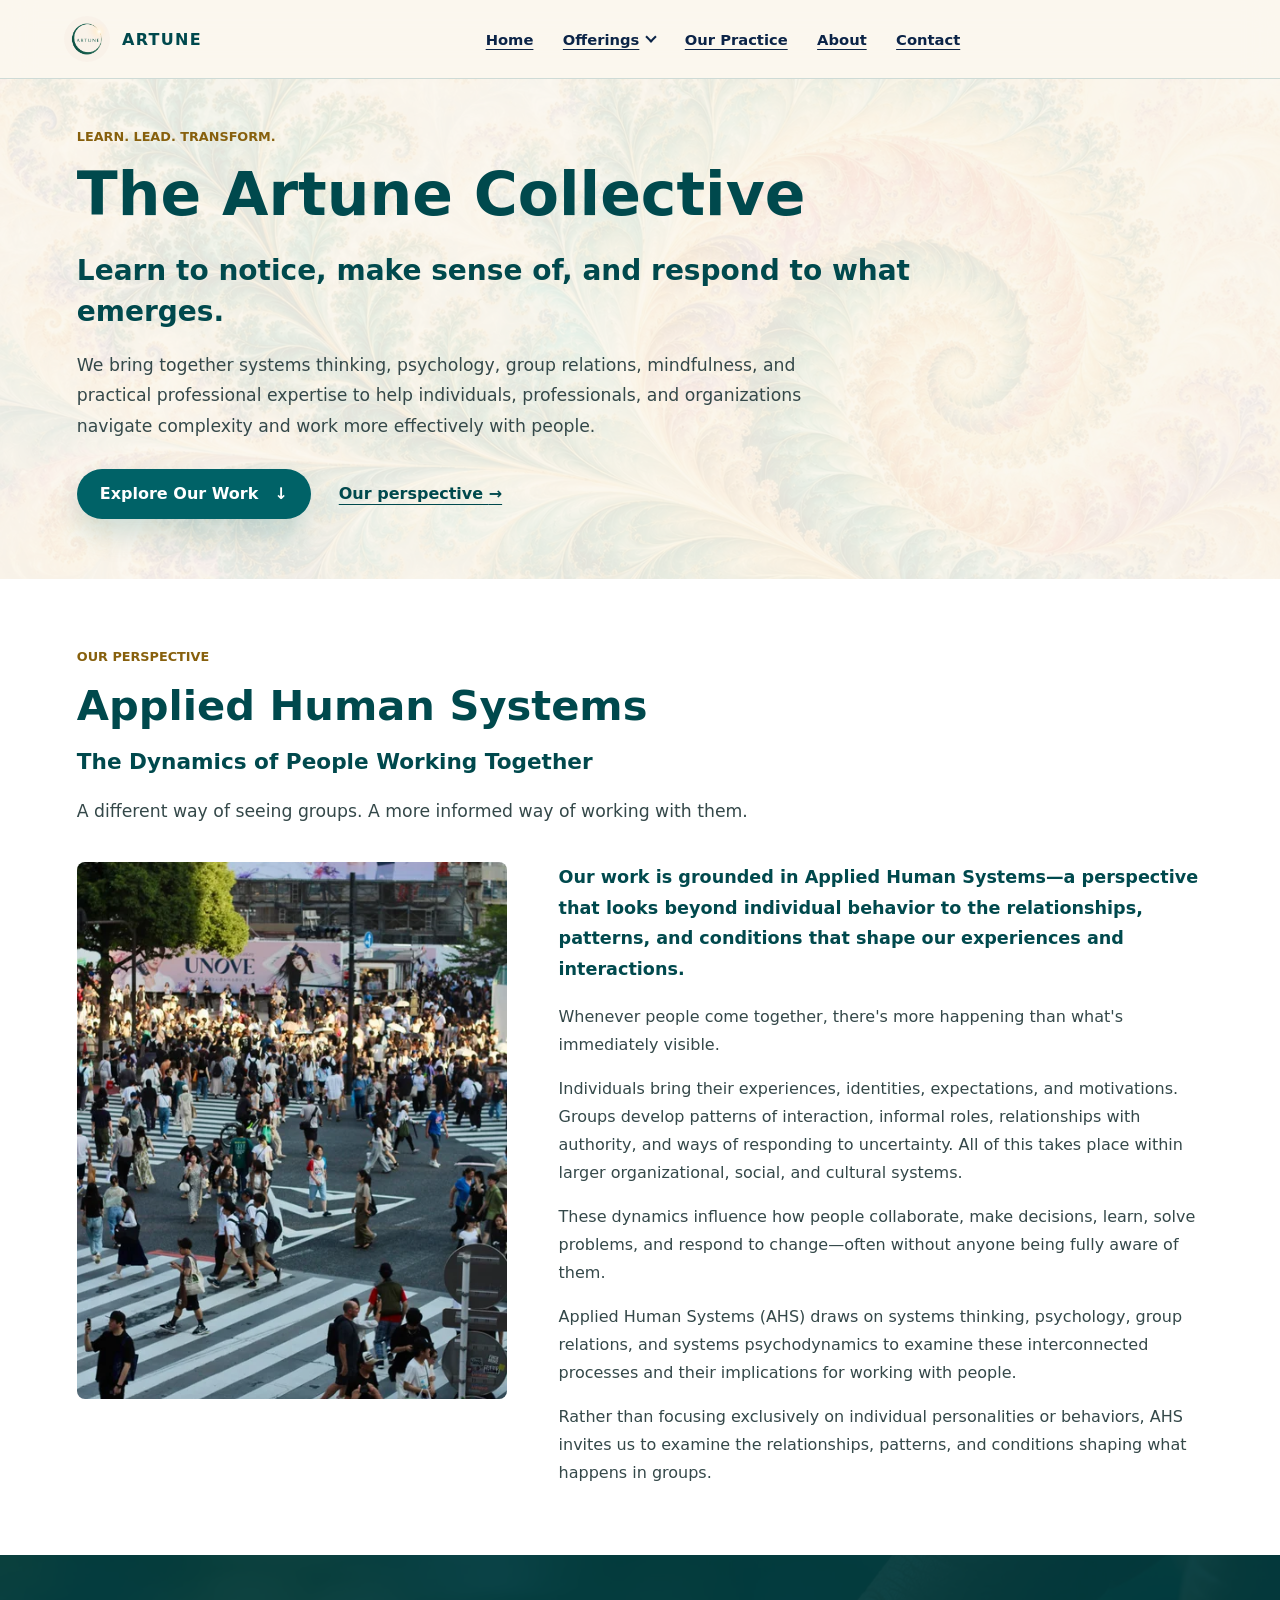
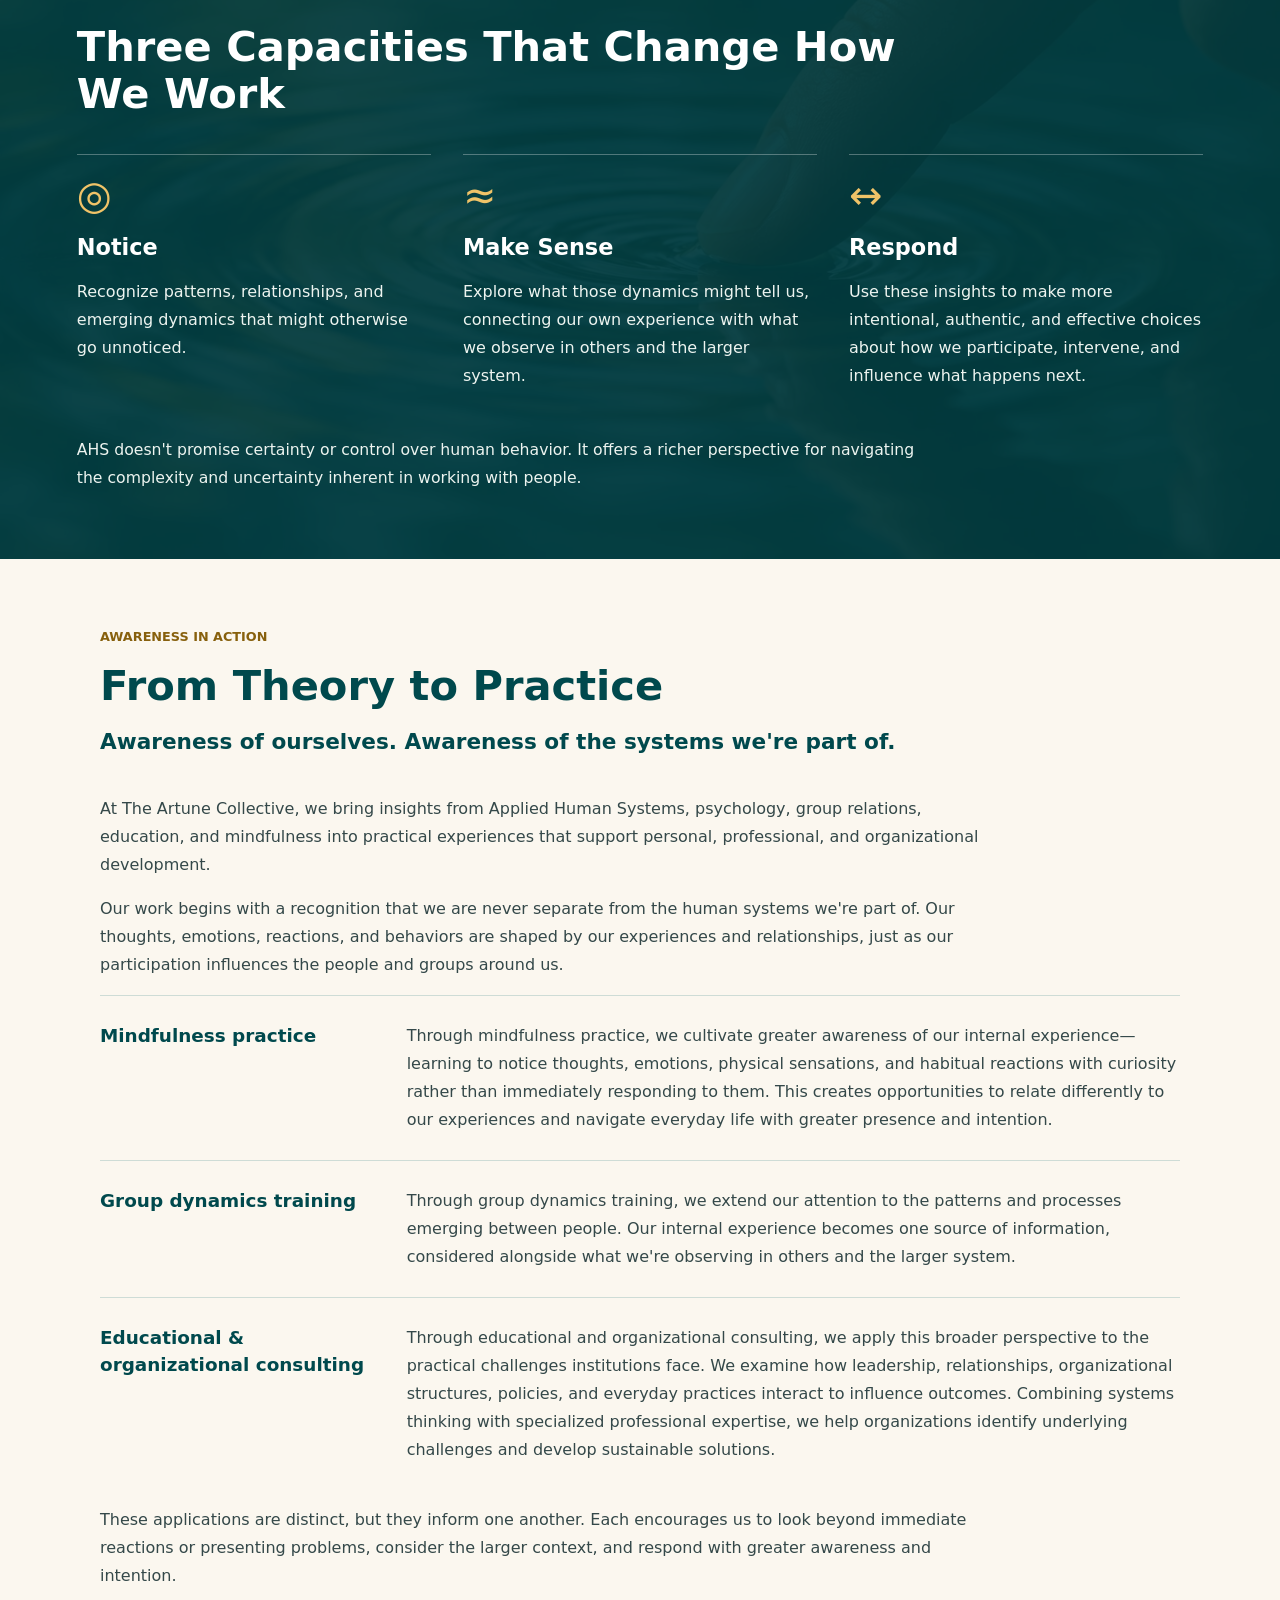
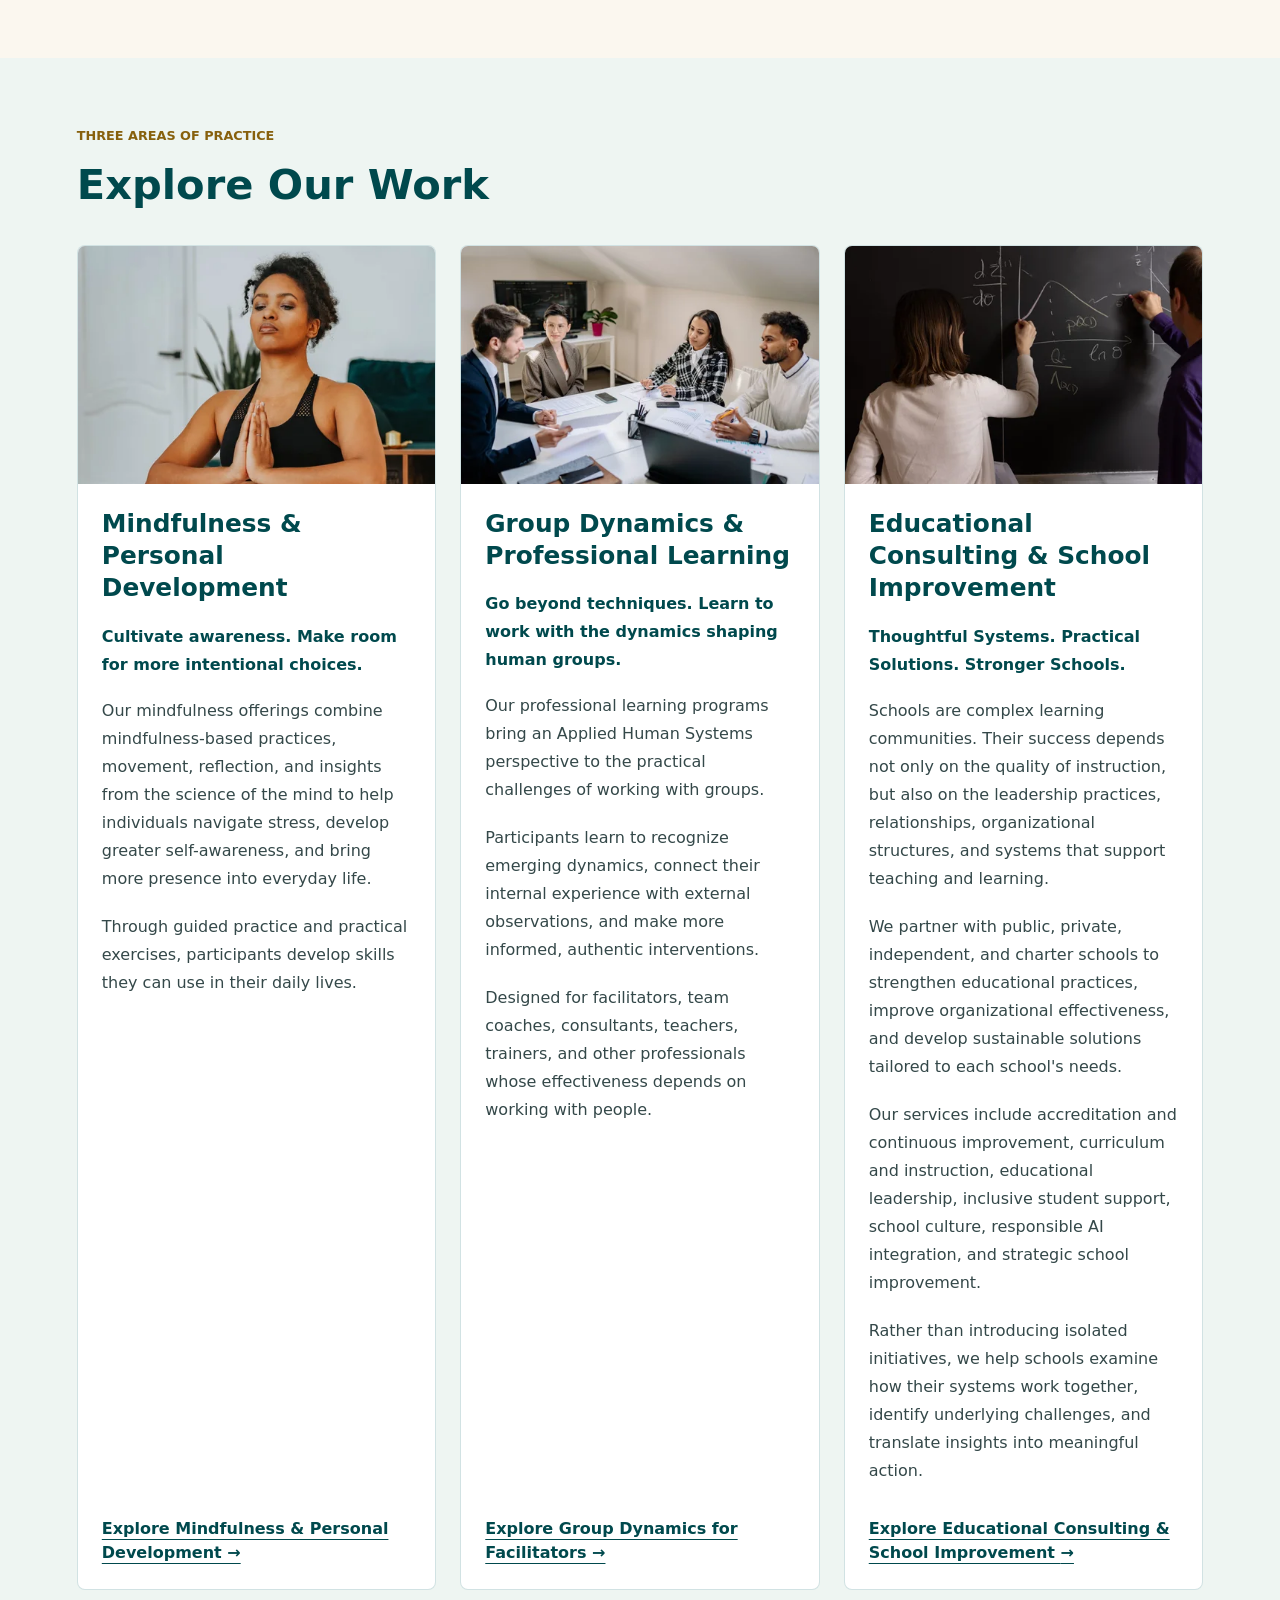
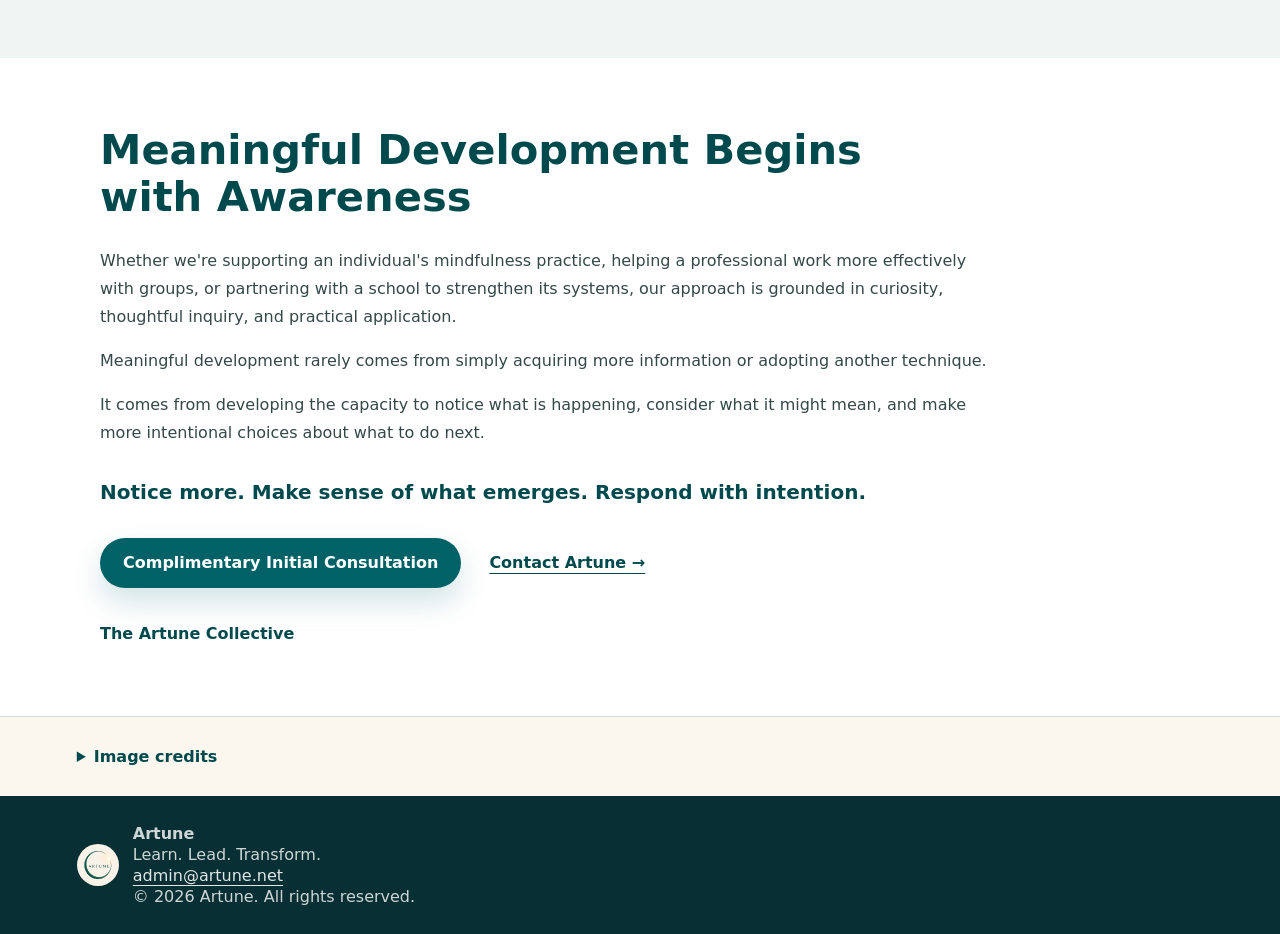
<file: index.html>
<!doctype html>
<html lang="en">
  <head>
    <meta charset="utf-8" />
    <meta name="viewport" content="width=device-width, initial-scale=1" />
    <title>The Artune Collective | Applied Human Systems</title>
    <meta
      name="description"
      content="The Artune Collective brings Applied Human Systems to mindfulness and personal development, group dynamics and professional learning, and educational consulting and school improvement."
    />
    <link rel="stylesheet" href="styles.css" />
    <link rel="stylesheet" href="navigation.css" />
    <link rel="stylesheet" href="homepage.css" />
    <script defer src="analytics.js"></script>
    <script defer src="navigation.js"></script>
  </head>
  <body class="collective-home">
    <header class="site-header" data-site-header>
      <a class="brand" href="/" aria-label="Artune home">
        <img src="assets/artune-symbol.png" alt="" />
        <span>Artune</span>
      </a>
      <nav class="nav-links" id="primary-navigation" aria-label="Main navigation">
        <a href="/">Home</a>
        <details class="offerings-menu">
          <summary>Offerings</summary>
          <div class="offerings-submenu">
            <a href="/learning/">Personal &amp; Professional Development</a>
            <a href="/consulting/">Consulting &amp; Coaching</a>
            <a href="/events/">Events</a>
          </div>
        </details>
        <a href="/creators/">Our Practice</a>
        <a href="/about/">About</a>
        <a href="/contact/">Contact</a>
      </nav>
      <button class="menu-toggle" type="button" aria-controls="primary-navigation" aria-expanded="false">
        <span class="menu-toggle-lines" aria-hidden="true"></span>
        <span class="sr-only">Menu</span>
      </button>
    </header>

    <main class="collective-main">
      <section class="collective-hero" aria-labelledby="collective-title">
        <div class="home-container">
          <p class="home-eyebrow">Learn. Lead. Transform.</p>
          <h1 id="collective-title">The Artune Collective</h1>
          <p class="collective-tagline">Learn to notice, make sense of, and respond to what emerges.</p>
          <p class="collective-intro">We bring together systems thinking, psychology, group relations, mindfulness, and practical professional expertise to help individuals, professionals, and organizations navigate complexity and work more effectively with people.</p>
          <div class="collective-hero-actions">
            <a class="button primary" href="#our-work">Explore Our Work <span aria-hidden="true">&darr;</span></a>
            <a class="home-inline-link" href="#applied-human-systems">Our perspective <span aria-hidden="true">&rarr;</span></a>
          </div>
        </div>
      </section>

      <section class="collective-ahs home-band" id="applied-human-systems" aria-labelledby="ahs-title">
        <div class="home-container">
          <header class="home-section-heading">
            <p class="home-eyebrow">Our perspective</p>
            <h2 id="ahs-title">Applied Human Systems</h2>
            <p class="home-section-subtitle">The Dynamics of People Working Together</p>
            <p class="home-lead">A different way of seeing groups. A more informed way of working with them.</p>
          </header>
          <div class="home-ahs-grid">
            <figure class="home-systems-figure">
              <img src="assets/home/shibuya-crossing-960.webp"
                srcset="assets/home/shibuya-crossing-480.webp 480w, assets/home/shibuya-crossing-960.webp 960w, assets/home/shibuya-crossing-1440.webp 1440w"
                sizes="(max-width: 800px) calc(100vw - 40px), 480px"
                width="960" height="1440" alt="People walking in different directions across the intersecting crosswalks at Shibuya Crossing in Tokyo." loading="lazy" decoding="async" />
            </figure>
            <div class="home-ahs-copy">
              <p class="home-emphasis">Our work is grounded in Applied Human Systems&mdash;a perspective that looks beyond individual behavior to the relationships, patterns, and conditions that shape our experiences and interactions.</p>
              <p>Whenever people come together, there's more happening than what's immediately visible.</p>
              <p>Individuals bring their experiences, identities, expectations, and motivations. Groups develop patterns of interaction, informal roles, relationships with authority, and ways of responding to uncertainty. All of this takes place within larger organizational, social, and cultural systems.</p>
              <p>These dynamics influence how people collaborate, make decisions, learn, solve problems, and respond to change&mdash;often without anyone being fully aware of them.</p>
              <p>Applied Human Systems (AHS) draws on systems thinking, psychology, group relations, and systems psychodynamics to examine these interconnected processes and their implications for working with people.</p>
              <p>Rather than focusing exclusively on individual personalities or behaviors, AHS invites us to examine the relationships, patterns, and conditions shaping what happens in groups.</p>
            </div>
          </div>
        </div>
      </section>

      <section class="collective-capacities home-band" aria-labelledby="capacities-title">
        <div class="home-container">
          <header class="home-section-heading">
            <h2 id="capacities-title">Three Capacities That Change How We Work</h2>
          </header>
          <div class="home-capacities-grid">
            <article>
              <span class="capacity-mark" aria-hidden="true">&#9678;</span>
              <h3>Notice</h3>
              <p>Recognize patterns, relationships, and emerging dynamics that might otherwise go unnoticed.</p>
            </article>
            <article>
              <span class="capacity-mark" aria-hidden="true">&#8776;</span>
              <h3>Make Sense</h3>
              <p>Explore what those dynamics might tell us, connecting our own experience with what we observe in others and the larger system.</p>
            </article>
            <article>
              <span class="capacity-mark" aria-hidden="true">&#8596;</span>
              <h3>Respond</h3>
              <p>Use these insights to make more intentional, authentic, and effective choices about how we participate, intervene, and influence what happens next.</p>
            </article>
          </div>
          <p class="home-capacities-note">AHS doesn't promise certainty or control over human behavior. It offers a richer perspective for navigating the complexity and uncertainty inherent in working with people.</p>
        </div>
      </section>

      <section class="collective-practice home-band" aria-labelledby="practice-title">
        <div class="home-container home-editorial">
          <header class="home-section-heading">
            <p class="home-eyebrow">Awareness in action</p>
            <h2 id="practice-title">From Theory to Practice</h2>
            <p class="home-section-subtitle">Awareness of ourselves. Awareness of the systems we're part of.</p>
          </header>
          <div class="home-practice-intro">
            <p>At The Artune Collective, we bring insights from Applied Human Systems, psychology, group relations, education, and mindfulness into practical experiences that support personal, professional, and organizational development.</p>
            <p>Our work begins with a recognition that we are never separate from the human systems we're part of. Our thoughts, emotions, reactions, and behaviors are shaped by our experiences and relationships, just as our participation influences the people and groups around us.</p>
          </div>
          <div class="home-practice-applications">
            <div><h3>Mindfulness practice</h3><p>Through mindfulness practice, we cultivate greater awareness of our internal experience&mdash;learning to notice thoughts, emotions, physical sensations, and habitual reactions with curiosity rather than immediately responding to them. This creates opportunities to relate differently to our experiences and navigate everyday life with greater presence and intention.</p></div>
            <div><h3>Group dynamics training</h3><p>Through group dynamics training, we extend our attention to the patterns and processes emerging between people. Our internal experience becomes one source of information, considered alongside what we're observing in others and the larger system.</p></div>
            <div><h3>Educational &amp; organizational consulting</h3><p>Through educational and organizational consulting, we apply this broader perspective to the practical challenges institutions face. We examine how leadership, relationships, organizational structures, policies, and everyday practices interact to influence outcomes. Combining systems thinking with specialized professional expertise, we help organizations identify underlying challenges and develop sustainable solutions.</p></div>
          </div>
          <p class="home-practice-conclusion">These applications are distinct, but they inform one another. Each encourages us to look beyond immediate reactions or presenting problems, consider the larger context, and respond with greater awareness and intention.</p>
        </div>
      </section>

      <section class="collective-work home-band" id="our-work" aria-labelledby="work-title">
        <div class="home-container">
          <header class="home-section-heading">
            <p class="home-eyebrow">Three areas of practice</p>
            <h2 id="work-title">Explore Our Work</h2>
          </header>
          <div class="home-work-grid">
            <article class="home-work-card">
              <img class="home-work-image home-work-image-mindfulness" src="assets/home/mindfulness-960.webp"
                srcset="assets/home/mindfulness-480.webp 480w, assets/home/mindfulness-960.webp 960w"
                sizes="(max-width: 800px) calc(100vw - 40px), (max-width: 1100px) 480px, 400px"
                width="960" height="640" alt="A woman practicing seated mindfulness at home." loading="lazy" decoding="async" />
              <div class="home-work-copy">
                <h3>Mindfulness &amp; Personal Development</h3>
                <p class="home-work-benefit">Cultivate awareness. Make room for more intentional choices.</p>
                <p>Our mindfulness offerings combine mindfulness-based practices, movement, reflection, and insights from the science of the mind to help individuals navigate stress, develop greater self-awareness, and bring more presence into everyday life.</p>
                <p>Through guided practice and practical exercises, participants develop skills they can use in their daily lives.</p>
                <a class="home-work-link" href="/learning/">Explore Mindfulness &amp; Personal Development &rarr;</a>
              </div>
            </article>
            <article class="home-work-card">
              <img class="home-work-image " src="assets/home/group-learning-960.webp"
                srcset="assets/home/group-learning-480.webp 480w, assets/home/group-learning-960.webp 960w"
                sizes="(max-width: 800px) calc(100vw - 40px), (max-width: 1100px) 480px, 400px"
                width="960" height="640" alt="Professionals listening and discussing their work together around a table." loading="lazy" decoding="async" />
              <div class="home-work-copy">
                <h3>Group Dynamics &amp; Professional Learning</h3>
                <p class="home-work-benefit">Go beyond techniques. Learn to work with the dynamics shaping human groups.</p>
                <p>Our professional learning programs bring an Applied Human Systems perspective to the practical challenges of working with groups.</p>
                <p>Participants learn to recognize emerging dynamics, connect their internal experience with external observations, and make more informed, authentic interventions.</p>
                <p>Designed for facilitators, team coaches, consultants, teachers, trainers, and other professionals whose effectiveness depends on working with people.</p>
                <a class="home-work-link" href="/learning/group-dynamics-for-facilitators/">Explore Group Dynamics for Facilitators &rarr;</a>
              </div>
            </article>
            <article class="home-work-card">
              <img class="home-work-image " src="assets/home/school-collaboration-960.webp"
                srcset="assets/home/school-collaboration-480.webp 480w, assets/home/school-collaboration-960.webp 960w"
                sizes="(max-width: 800px) calc(100vw - 40px), (max-width: 1100px) 480px, 400px"
                width="960" height="640" alt="Educators working together on mathematical ideas at a classroom chalkboard." loading="lazy" decoding="async" />
              <div class="home-work-copy">
                <h3>Educational Consulting &amp; School Improvement</h3>
                <p class="home-work-benefit">Thoughtful Systems. Practical Solutions. Stronger Schools.</p>
                <p>Schools are complex learning communities. Their success depends not only on the quality of instruction, but also on the leadership practices, relationships, organizational structures, and systems that support teaching and learning.</p>
                <p>We partner with public, private, independent, and charter schools to strengthen educational practices, improve organizational effectiveness, and develop sustainable solutions tailored to each school's needs.</p>
                <p>Our services include accreditation and continuous improvement, curriculum and instruction, educational leadership, inclusive student support, school culture, responsible AI integration, and strategic school improvement.</p>
                <p>Rather than introducing isolated initiatives, we help schools examine how their systems work together, identify underlying challenges, and translate insights into meaningful action.</p>
                <a class="home-work-link" href="/consulting/educational-consulting/">Explore Educational Consulting &amp; School Improvement <span aria-hidden="true">&rarr;</span></a>
              </div>
            </article>
          </div>
        </div>
      </section>

      <section class="collective-closing home-band" aria-labelledby="closing-title">
        <div class="home-container home-editorial">
          <h2 id="closing-title">Meaningful Development Begins with Awareness</h2>
          <p>Whether we're supporting an individual's mindfulness practice, helping a professional work more effectively with groups, or partnering with a school to strengthen its systems, our approach is grounded in curiosity, thoughtful inquiry, and practical application.</p>
          <p>Meaningful development rarely comes from simply acquiring more information or adopting another technique.</p>
          <p>It comes from developing the capacity to notice what is happening, consider what it might mean, and make more intentional choices about what to do next.</p>
          <p class="home-closing-line">Notice more. Make sense of what emerges. Respond with intention.</p>
          <div class="home-closing-actions">
            <a class="button primary" href="https://Artune.freshlearn.com/checkout/Coaching/99">Complimentary Initial Consultation</a>
            <a class="home-inline-link" href="/contact/">Contact Artune <span aria-hidden="true">&rarr;</span></a>
          </div>
          <p class="home-signature">The Artune Collective</p>
        </div>
      </section>
      <details class="home-image-credits">
        <summary>Image credits</summary>
        <p>Shibuya Crossing: <a href="https://www.pexels.com/photo/busy-day-at-shibuya-crossing-tokyo-39194748/">Catarina Duarte, Pexels</a> (<a href="https://www.pexels.com/license/">Pexels License</a>). Resized and converted to WebP; displayed with a responsive crop. Ripple and fractal artwork: existing Artune artwork.</p>
        <p>Mindfulness: <a href="https://www.pexels.com/photo/a-woman-doing-meditation-at-home-6767991/">olia danilevich</a>. Group discussion: <a href="https://www.pexels.com/photo/a-group-of-people-sitting-while-discussing-their-work-7691706/">Yan Krukau</a>. Educational collaboration: <a href="https://www.pexels.com/photo/educators-discussing-mathematical-graphs-on-chalkboard-28608146/">Jean-Rene Chazottes</a>. All three photographs used under the <a href="https://www.pexels.com/license/">Pexels License</a>; resized and converted to WebP.</p>
      </details>
    </main>  <footer class="site-footer">
      <img src="assets/artune-symbol.png" alt="" />
      <div>
        <strong>Artune</strong>
        <span>Learn. Lead. Transform.</span>
        <a href="mailto:admin@artune.net">admin@artune.net</a>
        <span>&copy; 2026 Artune. All rights reserved.</span>
      </div>
    </footer>
</body>
</html>
</file>
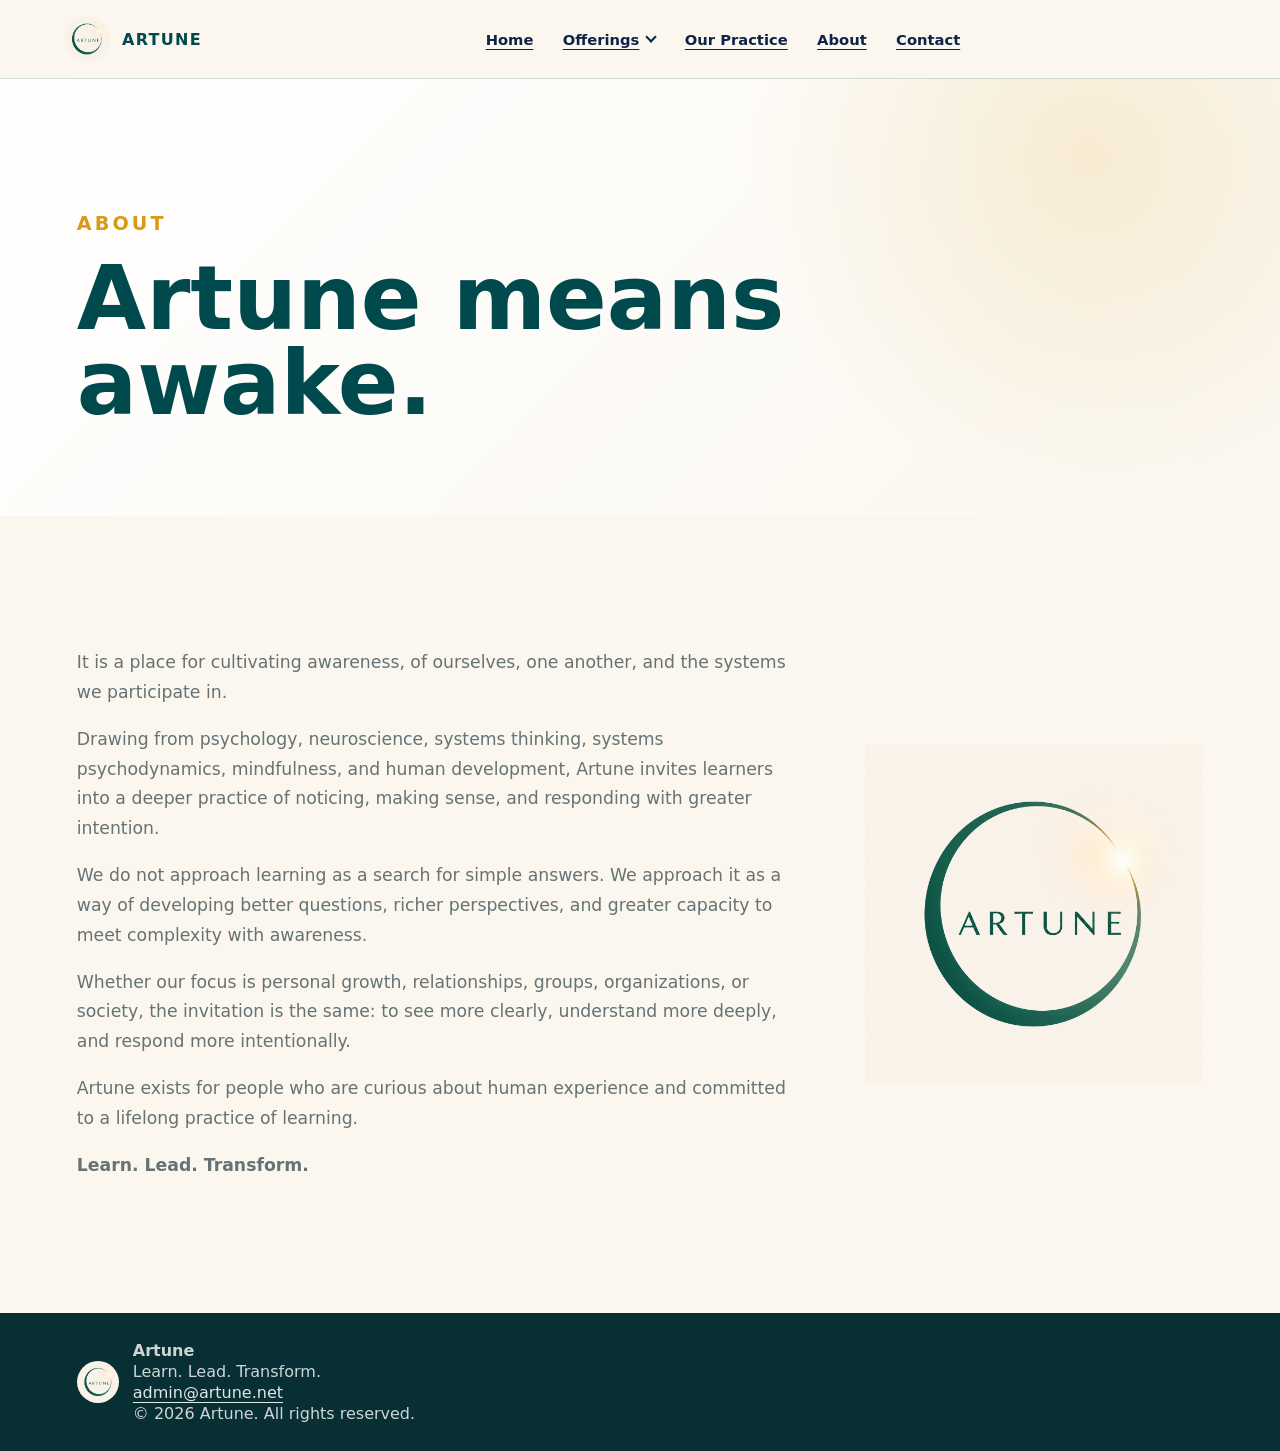
<file: about/index.html>
<!doctype html>
<html lang="en">
  <head>
    <meta charset="utf-8" />
    <meta name="viewport" content="width=device-width, initial-scale=1" />
    <title>About | Artune</title>
    <meta name="description" content="Artune means awake. Learn about Artune's orientation to awareness, inquiry, and human development." />
    <link rel="stylesheet" href="../styles.css" />
    <link rel="stylesheet" href="../navigation.css" />
    <script defer src="../analytics.js"></script>
    <script defer src="../navigation.js"></script>
  </head>
  <body>
    <header class="site-header" data-site-header>
      <a class="brand" href="/" aria-label="Artune home"><img src="../assets/artune-symbol.png" alt="" /><span>Artune</span></a>
      <nav class="nav-links" id="primary-navigation" aria-label="Main navigation">
        <a href="/">Home</a><details class="offerings-menu">
          <summary>Offerings</summary>
          <div class="offerings-submenu">
            <a href="/learning/">Personal &amp; Professional Development</a>
            <a href="/consulting/">Consulting &amp; Coaching</a>
            <a href="/events/">Events</a>
          </div>
        </details><a href="/creators/">Our Practice</a><a href="/about/">About</a><a href="/contact/">Contact</a>
      </nav>
      <button class="menu-toggle" type="button" aria-controls="primary-navigation" aria-expanded="false"><span class="menu-toggle-lines" aria-hidden="true"></span><span class="sr-only">Menu</span></button>
    </header>
    <main>
      <section class="page-hero">
        <p class="kicker">About</p>
        <h1>Artune means awake.</h1>
      </section>
      <section class="section about-page-layout">
        <div class="text-page">
          <p>It is a place for cultivating awareness, of ourselves, one another, and the systems we participate in.</p>
          <p>Drawing from psychology, neuroscience, systems thinking, systems psychodynamics, mindfulness, and human development, Artune invites learners into a deeper practice of noticing, making sense, and responding with greater intention.</p>
          <p>We do not approach learning as a search for simple answers. We approach it as a way of developing better questions, richer perspectives, and greater capacity to meet complexity with awareness.</p>
          <p>Whether our focus is personal growth, relationships, groups, organizations, or society, the invitation is the same: to see more clearly, understand more deeply, and respond more intentionally.</p>
          <p>Artune exists for people who are curious about human experience and committed to a lifelong practice of learning.</p>
          <p><strong>Learn. Lead. Transform.</strong></p>
        </div>
        <img class="about-page-logo" src="../assets/artune-about-logo.png" alt="Artune logo" />
      </section>
    </main>
    <footer class="site-footer"><img src="../assets/artune-symbol.png" alt="" /><div><strong>Artune</strong><span>Learn. Lead. Transform.</span><a href="mailto:admin@artune.net">admin@artune.net</a><span>&copy; 2026 Artune. All rights reserved.</span></div></footer>
</body>
</html>
</file>
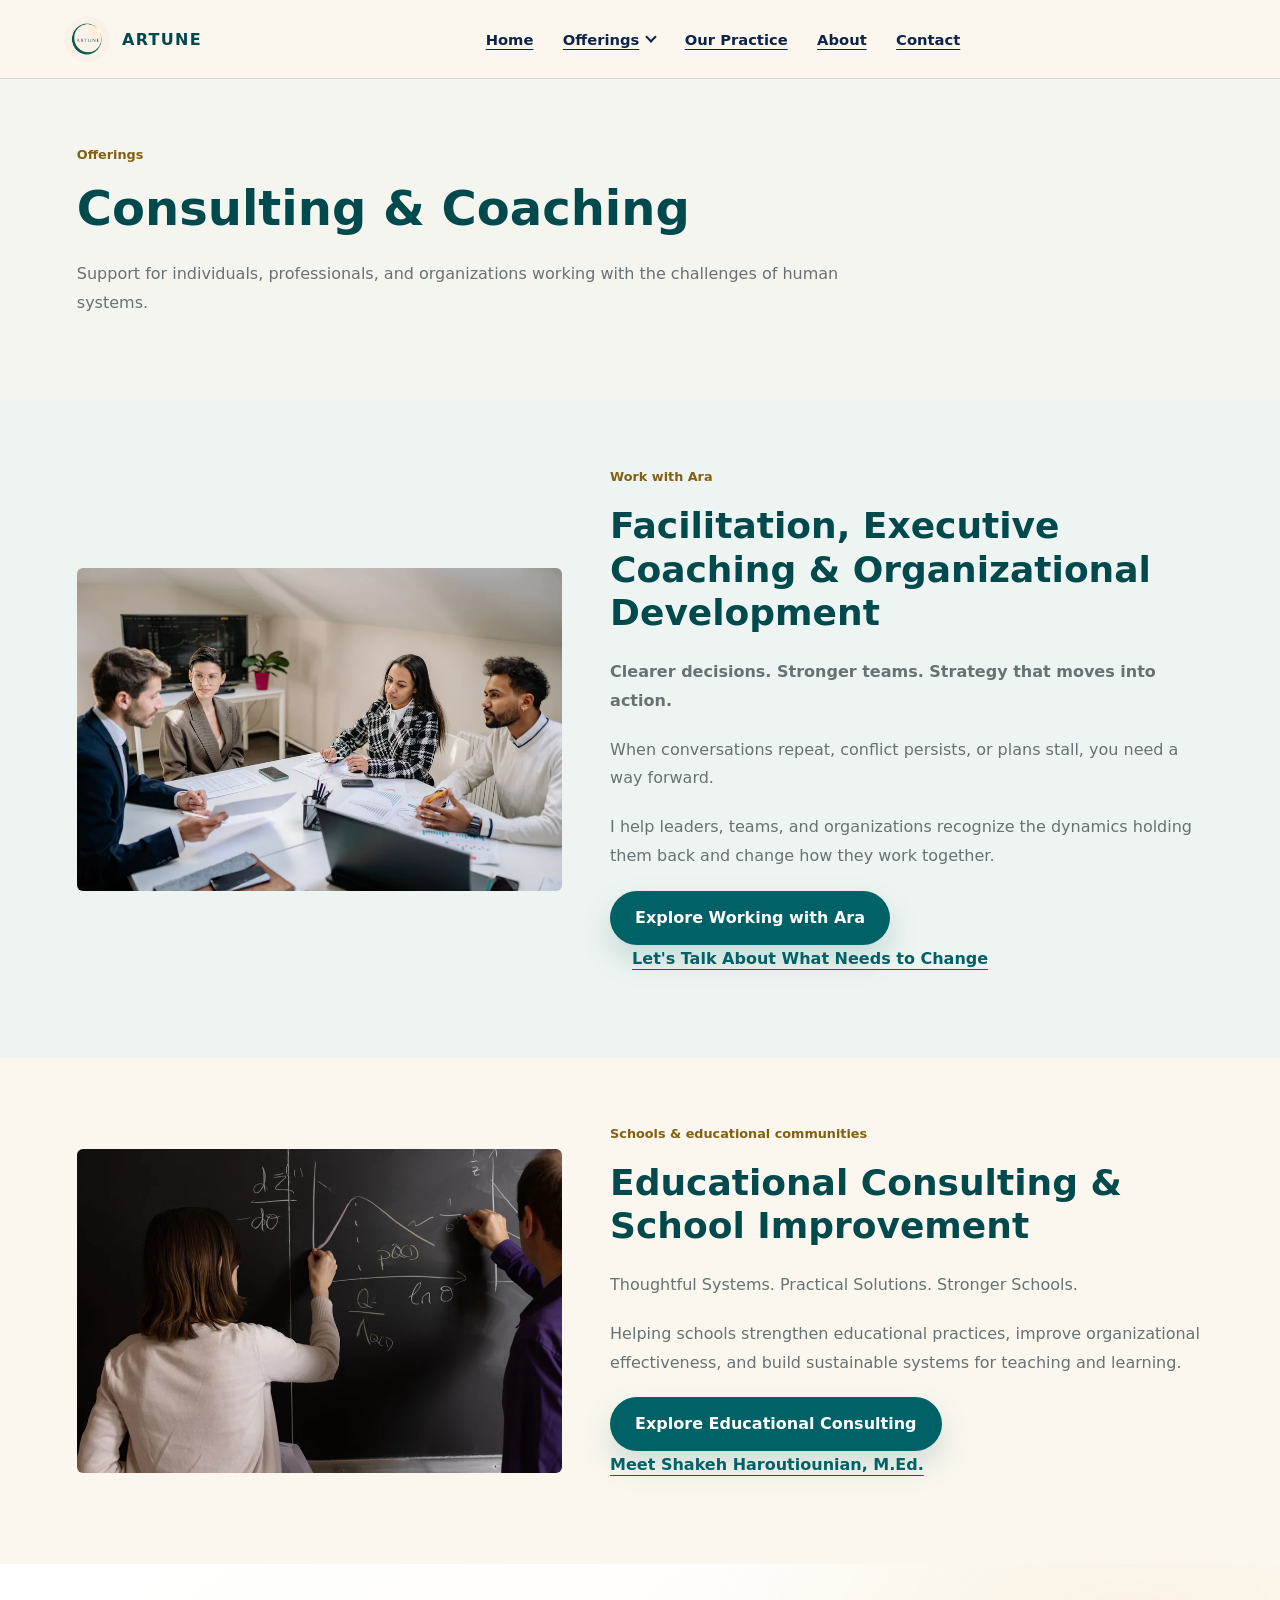
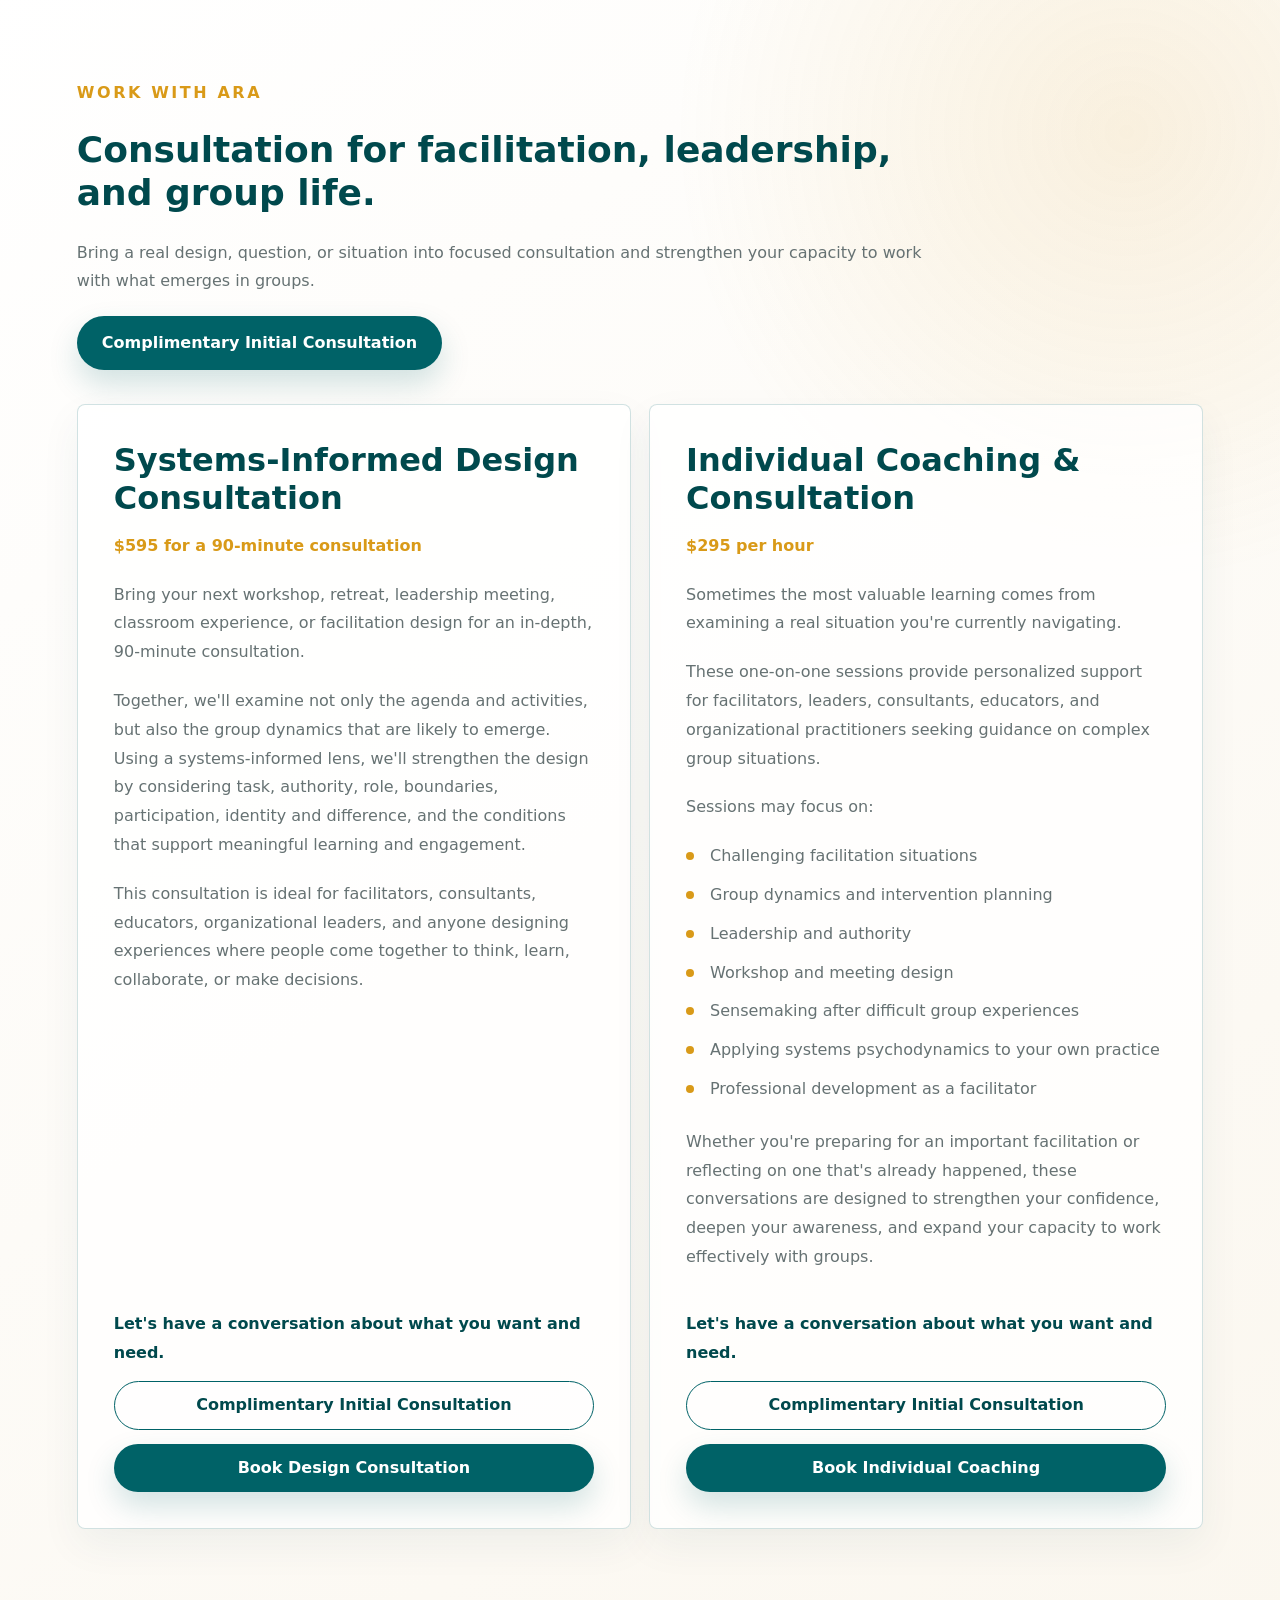
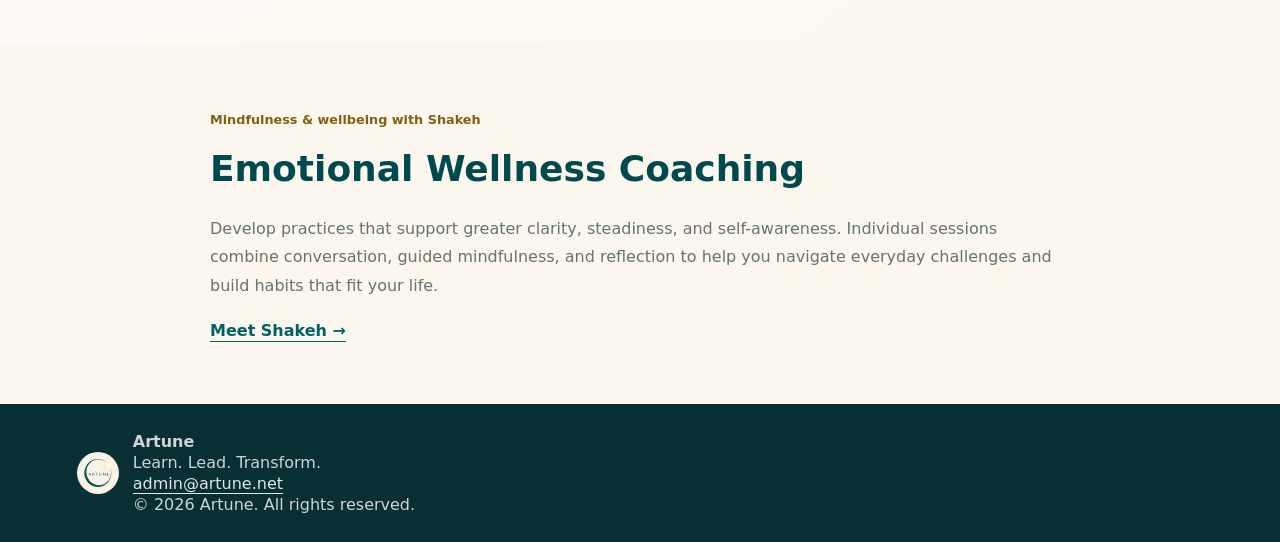
<file: consulting/index.html>
<!doctype html>
<html lang="en">
  <head>
    <meta charset="utf-8" />
    <meta name="viewport" content="width=device-width, initial-scale=1" />
    <title>Consulting &amp; Coaching | The Artune Collective</title>
    <meta name="description" content="Educational consulting, school improvement, facilitation design consultation, individual coaching, and mindfulness support from The Artune Collective." />
    <link rel="stylesheet" href="../styles.css" />
    <link rel="stylesheet" href="../navigation.css" />
    <link rel="stylesheet" href="../consulting.css" />
    <script defer src="../analytics.js"></script>
    <script defer src="../navigation.js"></script>
  </head>
  <body class="practice-page">
    <header class="site-header" data-site-header>
      <a class="brand" href="/" aria-label="Artune home"><img src="../assets/artune-symbol.png" alt="" /><span>Artune</span></a>
      <nav class="nav-links" id="primary-navigation" aria-label="Main navigation">
        <a href="/">Home</a><details class="offerings-menu">
          <summary>Offerings</summary>
          <div class="offerings-submenu">
            <a href="/learning/">Personal &amp; Professional Development</a>
            <a href="/consulting/">Consulting &amp; Coaching</a>
            <a href="/events/">Events</a>
          </div>
        </details><a href="/creators/">Our Practice</a><a href="/about/">About</a><a href="/contact/">Contact</a>
      </nav>
      <button class="menu-toggle" type="button" aria-controls="primary-navigation" aria-expanded="false"><span class="menu-toggle-lines" aria-hidden="true"></span><span class="sr-only">Menu</span></button>
    </header>
    <main>
      <section class="practice-heading">
        <div class="practice-container">
          <p class="practice-eyebrow">Offerings</p>
          <h1>Consulting &amp; Coaching</h1>
          <p>Support for individuals, professionals, and organizations working with the challenges of human systems.</p>
        </div>
      </section>
      <section class="practice-section consulting-leadership" aria-labelledby="leadership-services-title">
        <div class="practice-container consulting-school-grid">
          <img src="../assets/home/group-learning-960.webp" width="960" height="640" alt="People in conversation together during a group discussion." loading="lazy" />
          <div>
            <p class="practice-eyebrow">Work with Ara</p>
            <h2 id="leadership-services-title">Facilitation, Executive Coaching &amp; Organizational Development</h2>
            <p><strong>Clearer decisions. Stronger teams. Strategy that moves into action.</strong></p>
            <p>When conversations repeat, conflict persists, or plans stall, you need a way forward.</p>
            <p>I help leaders, teams, and organizations recognize the dynamics holding them back and change how they work together.</p>
            <a class="button primary" href="/consulting/leadership-and-organizations/">Explore Working with Ara</a>
            <p><a class="practice-text-link initial-consultation-button" href="https://Artune.freshlearn.com/checkout/Coaching/99">Let's Talk About What Needs to Change</a></p>
          </div>
        </div>
      </section>
      <section class="practice-section consulting-school">
        <div class="practice-container consulting-school-grid">
          <img src="../assets/home/school-collaboration-960.webp" width="960" height="640" alt="Educators collaborating at a classroom chalkboard." />
          <div>
            <p class="practice-eyebrow">Schools &amp; educational communities</p>
            <h2>Educational Consulting &amp; School Improvement</h2>
            <p>Thoughtful Systems. Practical Solutions. Stronger Schools.</p>
            <p>Helping schools strengthen educational practices, improve organizational effectiveness, and build sustainable systems for teaching and learning.</p>
            <a class="button primary" href="/consulting/educational-consulting/">Explore Educational Consulting</a>
            <p><a class="practice-text-link" href="/creators/#shakeh-name">Meet Shakeh Haroutiounian, M.Ed.</a></p>
          </div>
        </div>
      </section>
      <section class="section work-with-section">
        <div class="section-heading">
          <p class="kicker">Work With Ara</p>
          <h2>Consultation for facilitation, leadership, and group life.</h2>
          <p>Bring a real design, question, or situation into focused consultation and strengthen your capacity to work with what emerges in groups.</p>
          <a class="button primary initial-consultation-button" href="https://Artune.freshlearn.com/checkout/Coaching/99">Complimentary Initial Consultation</a>
        </div>
        <div class="service-grid">
          <article class="service-card">
            <h3 class="service-title">Systems-Informed Design Consultation</h3>
            <p class="service-price">$595 for a 90-minute consultation</p>
            <p>Bring your next workshop, retreat, leadership meeting, classroom experience, or facilitation design for an in-depth, 90-minute consultation.</p>
            <p>Together, we'll examine not only the agenda and activities, but also the group dynamics that are likely to emerge. Using a systems-informed lens, we'll strengthen the design by considering task, authority, role, boundaries, participation, identity and difference, and the conditions that support meaningful learning and engagement.</p>
            <p>This consultation is ideal for facilitators, consultants, educators, organizational leaders, and anyone designing experiences where people come together to think, learn, collaborate, or make decisions.</p>
            <div class="service-actions">
              <p class="consultation-invitation">Let's have a conversation about what you want and need.</p>
              <a class="button secondary initial-consultation-button" href="https://Artune.freshlearn.com/checkout/Coaching/99">Complimentary Initial Consultation</a>
              <a class="button primary" href="https://Artune.freshlearn.com/checkout/Coaching/95">Book Design Consultation</a>
            </div>
          </article>
          <article class="service-card">
            <h3 class="service-title">Individual Coaching & Consultation</h3>
            <p class="service-price">$295 per hour</p>
            <p>Sometimes the most valuable learning comes from examining a real situation you're currently navigating.</p>
            <p>These one-on-one sessions provide personalized support for facilitators, leaders, consultants, educators, and organizational practitioners seeking guidance on complex group situations.</p>
            <p>Sessions may focus on:</p>
            <ul class="feature-list">
              <li>Challenging facilitation situations</li>
              <li>Group dynamics and intervention planning</li>
              <li>Leadership and authority</li>
              <li>Workshop and meeting design</li>
              <li>Sensemaking after difficult group experiences</li>
              <li>Applying systems psychodynamics to your own practice</li>
              <li>Professional development as a facilitator</li>
            </ul>
            <p>Whether you're preparing for an important facilitation or reflecting on one that's already happened, these conversations are designed to strengthen your confidence, deepen your awareness, and expand your capacity to work effectively with groups.</p>
            <div class="service-actions">
              <p class="consultation-invitation">Let's have a conversation about what you want and need.</p>
              <a class="button secondary initial-consultation-button" href="https://Artune.freshlearn.com/checkout/Coaching/99">Complimentary Initial Consultation</a>
              <a class="button primary" href="https://Artune.freshlearn.com/checkout/Coaching/100">Book Individual Coaching</a>
            </div>
          </article>
        </div>
      </section>
      <section class="practice-section">
        <div class="practice-container practice-reading">
          <p class="practice-eyebrow">Mindfulness &amp; wellbeing with Shakeh</p>
          <h2>Emotional Wellness Coaching</h2>
          <p>Develop practices that support greater clarity, steadiness, and self-awareness. Individual sessions combine conversation, guided mindfulness, and reflection to help you navigate everyday challenges and build habits that fit your life.</p>
          <a class="practice-text-link" href="/creators/#shakeh-name">Meet Shakeh <span aria-hidden="true">&rarr;</span></a>
        </div>
      </section>
    </main>
    <footer class="site-footer"><img src="../assets/artune-symbol.png" alt="" /><div><strong>Artune</strong><span>Learn. Lead. Transform.</span><a href="mailto:admin@artune.net">admin@artune.net</a><span>&copy; 2026 Artune. All rights reserved.</span></div></footer>
  </body>
</html>
</file>
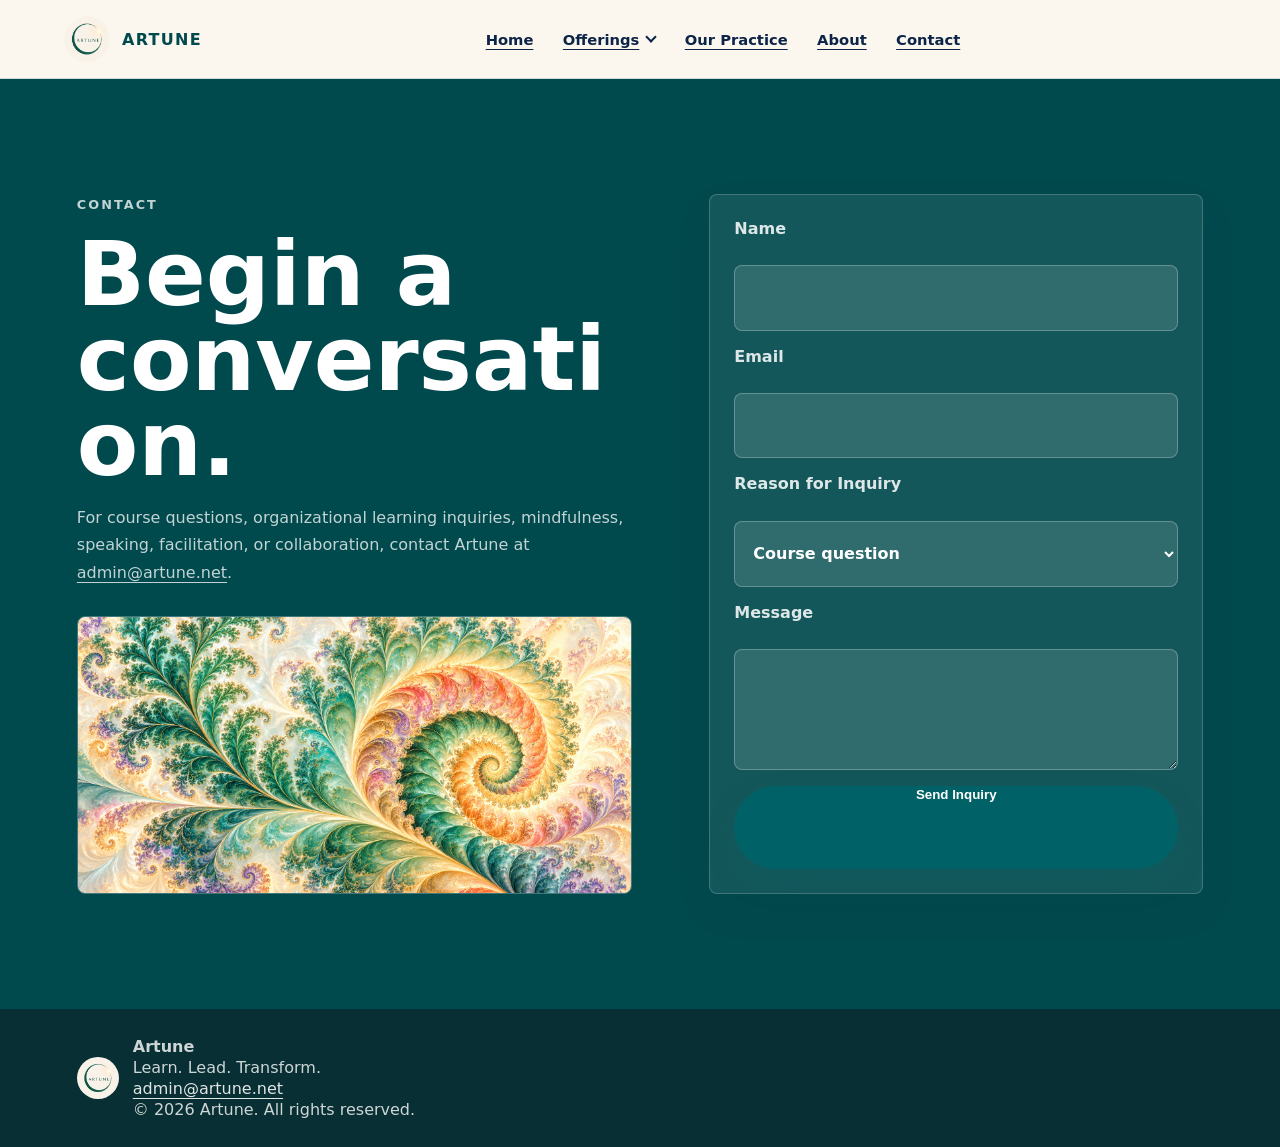
<file: contact/index.html>
<!doctype html>
<html lang="en">
  <head>
    <meta charset="utf-8" />
    <meta name="viewport" content="width=device-width, initial-scale=1" />
    <title>Contact | Artune</title>
    <meta name="description" content="Contact Artune for course questions, organizational learning, mindfulness, speaking, facilitation, and collaboration." />
    <link rel="stylesheet" href="../styles.css" />
    <link rel="stylesheet" href="../navigation.css" />
    <script defer src="../analytics.js"></script>
    <script defer src="../navigation.js"></script>
  </head>
  <body>
    <header class="site-header" data-site-header>
      <a class="brand" href="/" aria-label="Artune home"><img src="../assets/artune-symbol.png" alt="" /><span>Artune</span></a>
      <nav class="nav-links" id="primary-navigation" aria-label="Main navigation">
        <a href="/">Home</a><details class="offerings-menu">
          <summary>Offerings</summary>
          <div class="offerings-submenu">
            <a href="/learning/">Personal &amp; Professional Development</a>
            <a href="/consulting/">Consulting &amp; Coaching</a>
            <a href="/events/">Events</a>
          </div>
        </details><a href="/creators/">Our Practice</a><a href="/about/">About</a><a href="/contact/">Contact</a>
      </nav>
      <button class="menu-toggle" type="button" aria-controls="primary-navigation" aria-expanded="false"><span class="menu-toggle-lines" aria-hidden="true"></span><span class="sr-only">Menu</span></button>
    </header>
    <main>
      <section class="section contact contact-page">
        <div>
          <p class="kicker">Contact</p>
          <h1>Begin a conversation.</h1>
          <p>For course questions, organizational learning inquiries, mindfulness, speaking, facilitation, or collaboration, contact Artune at <a href="mailto:admin@artune.net">admin@artune.net</a>.</p>
          <img class="fractal-panel fractal-panel-contact" src="../assets/artune-fractal-learning.png" alt="Interwoven colorful fractal branches and spirals" loading="lazy" />
        </div>
        <form class="contact-form">
          <label>Name<input type="text" name="name" autocomplete="name" /></label>
          <label>Email<input type="email" name="email" autocomplete="email" /></label>
          <label>Reason for Inquiry<select name="reason"><option>Course question</option><option>Organizational learning inquiry</option><option>Mindfulness / MBSR</option><option>Speaking or facilitation</option><option>Creator / collaborator inquiry</option><option>General question</option></select></label>
          <label>Message<textarea name="message" rows="4"></textarea></label>
          <button class="button primary" type="submit">Send Inquiry</button>
        </form>
      </section>
    </main>
    <footer class="site-footer"><img src="../assets/artune-symbol.png" alt="" /><div><strong>Artune</strong><span>Learn. Lead. Transform.</span><a href="mailto:admin@artune.net">admin@artune.net</a><span>&copy; 2026 Artune. All rights reserved.</span></div></footer>
</body>
</html>
</file>
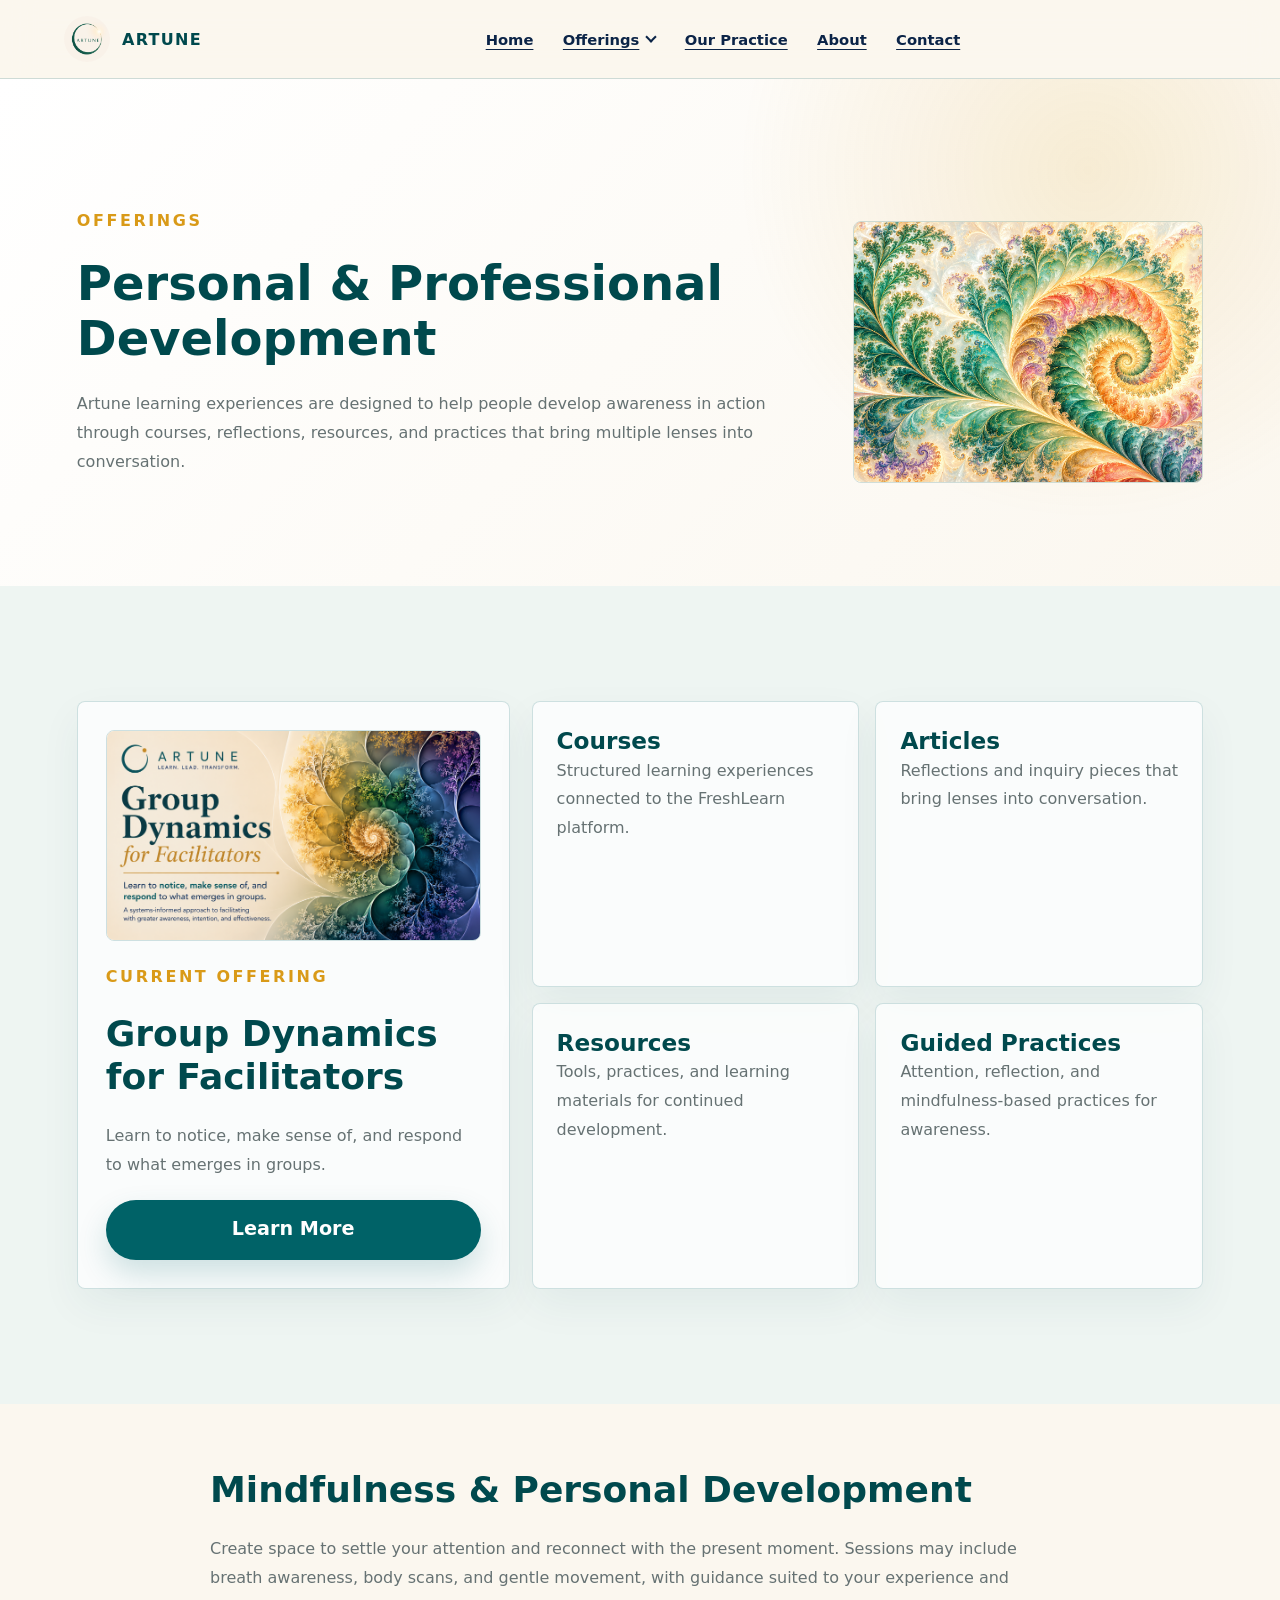
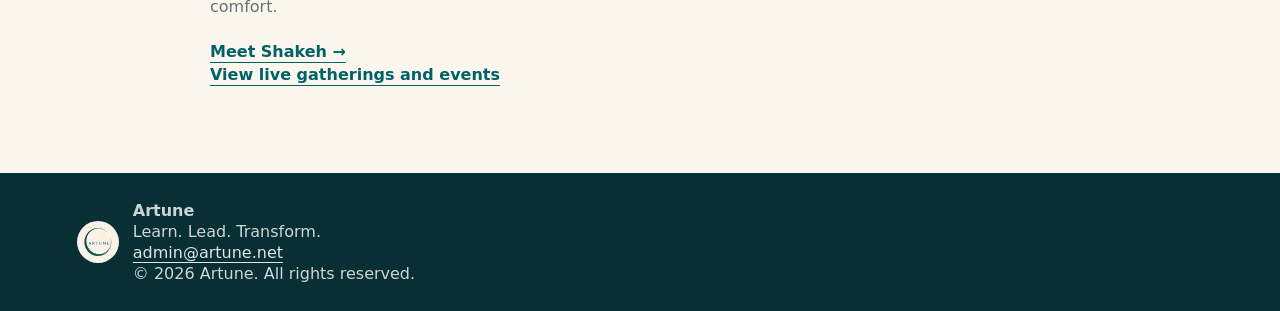
<file: courses/index.html>
<!doctype html><html lang="en"><head><meta charset="utf-8" /><meta name="viewport" content="width=device-width, initial-scale=1" /><meta http-equiv="refresh" content="0; url=/learning/" /><title>Redirecting | Artune</title><link rel="canonical" href="/learning/" /></head><body><p>Redirecting to <a href="/learning/">Learning</a>.</p></body></html>
</file>
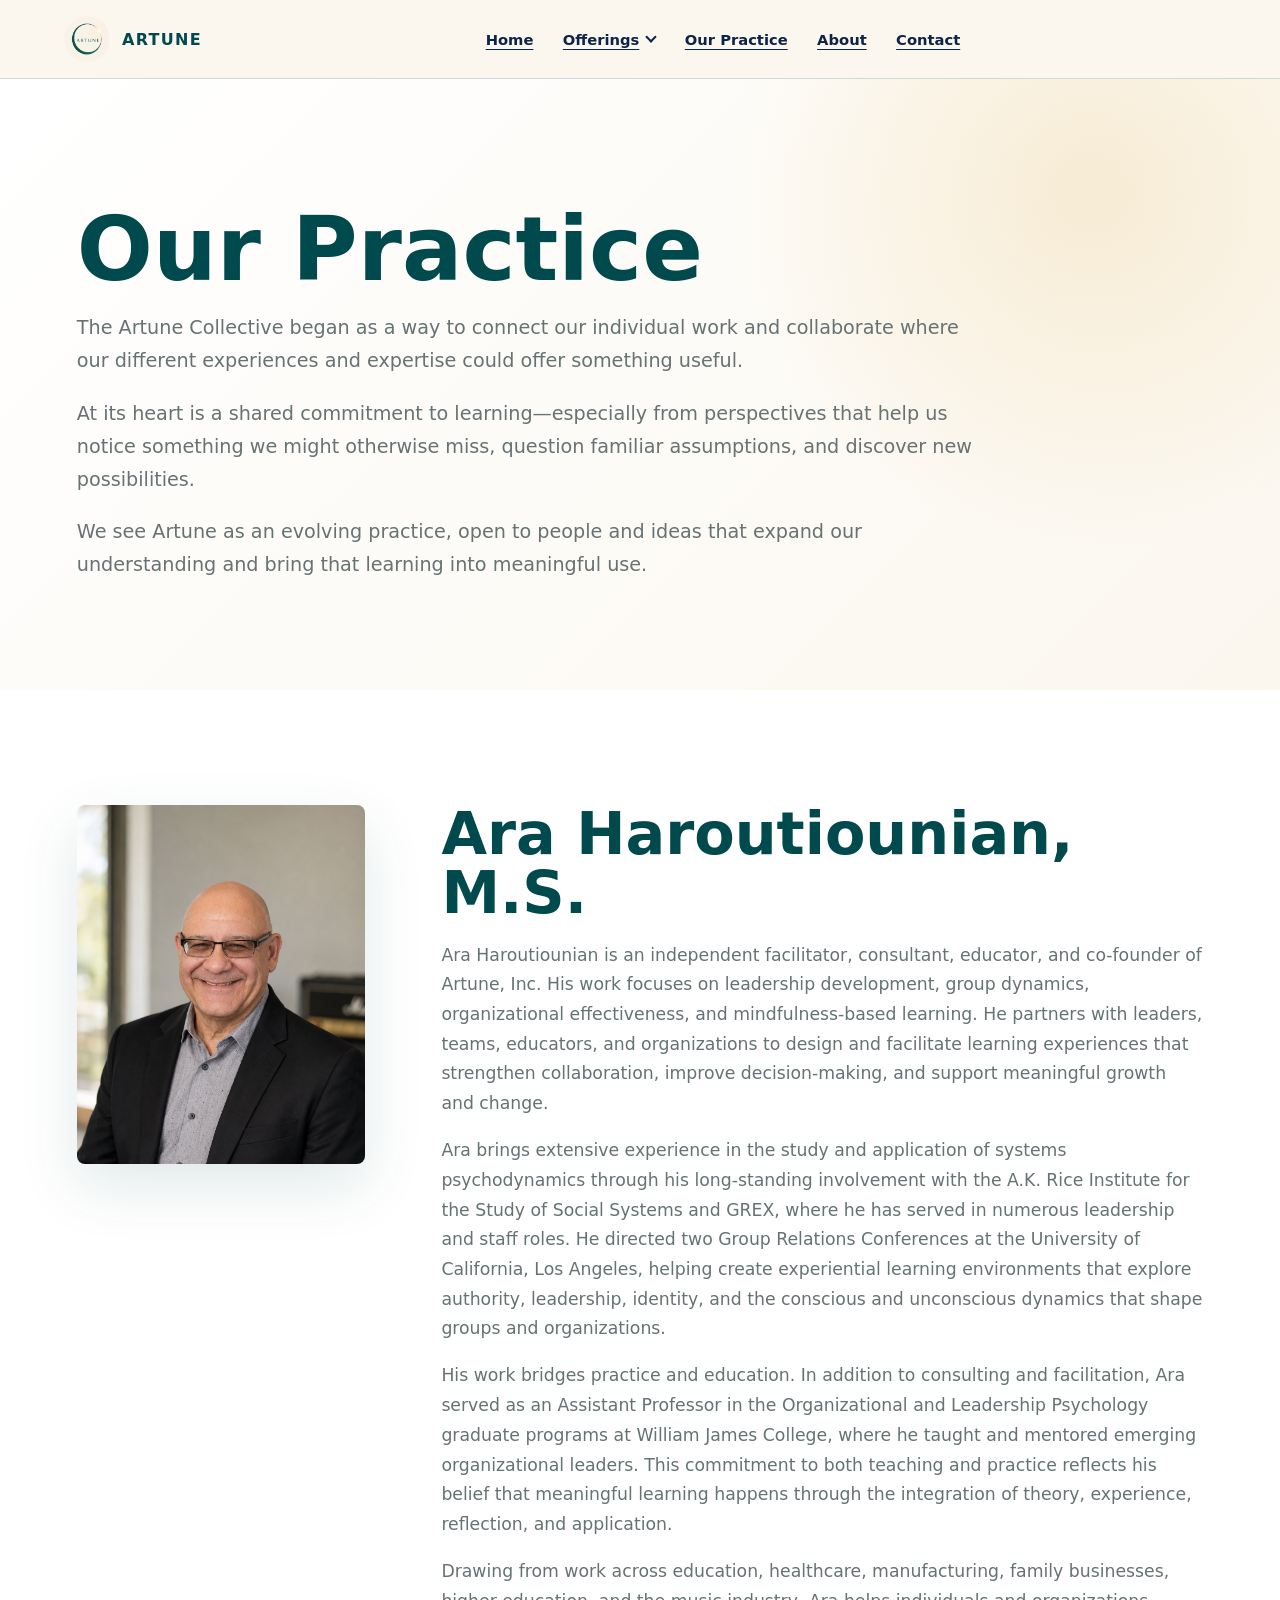
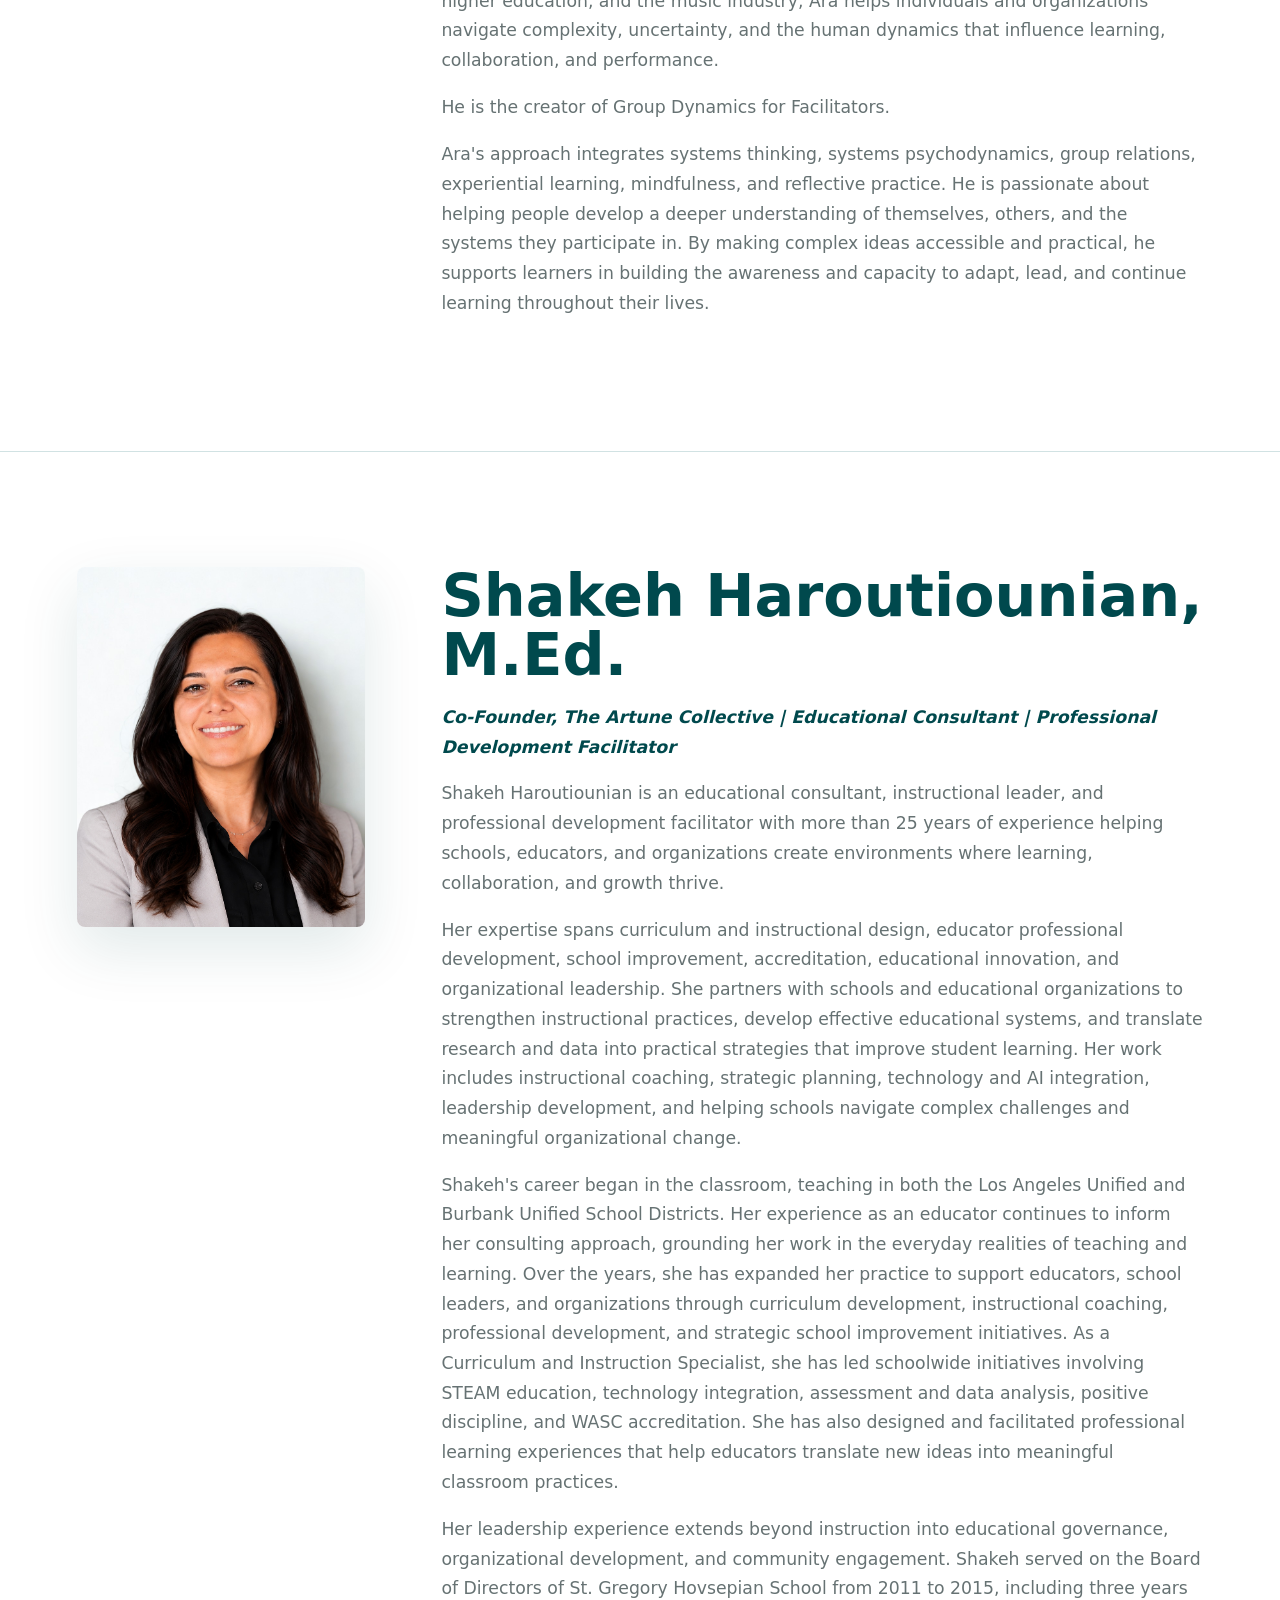
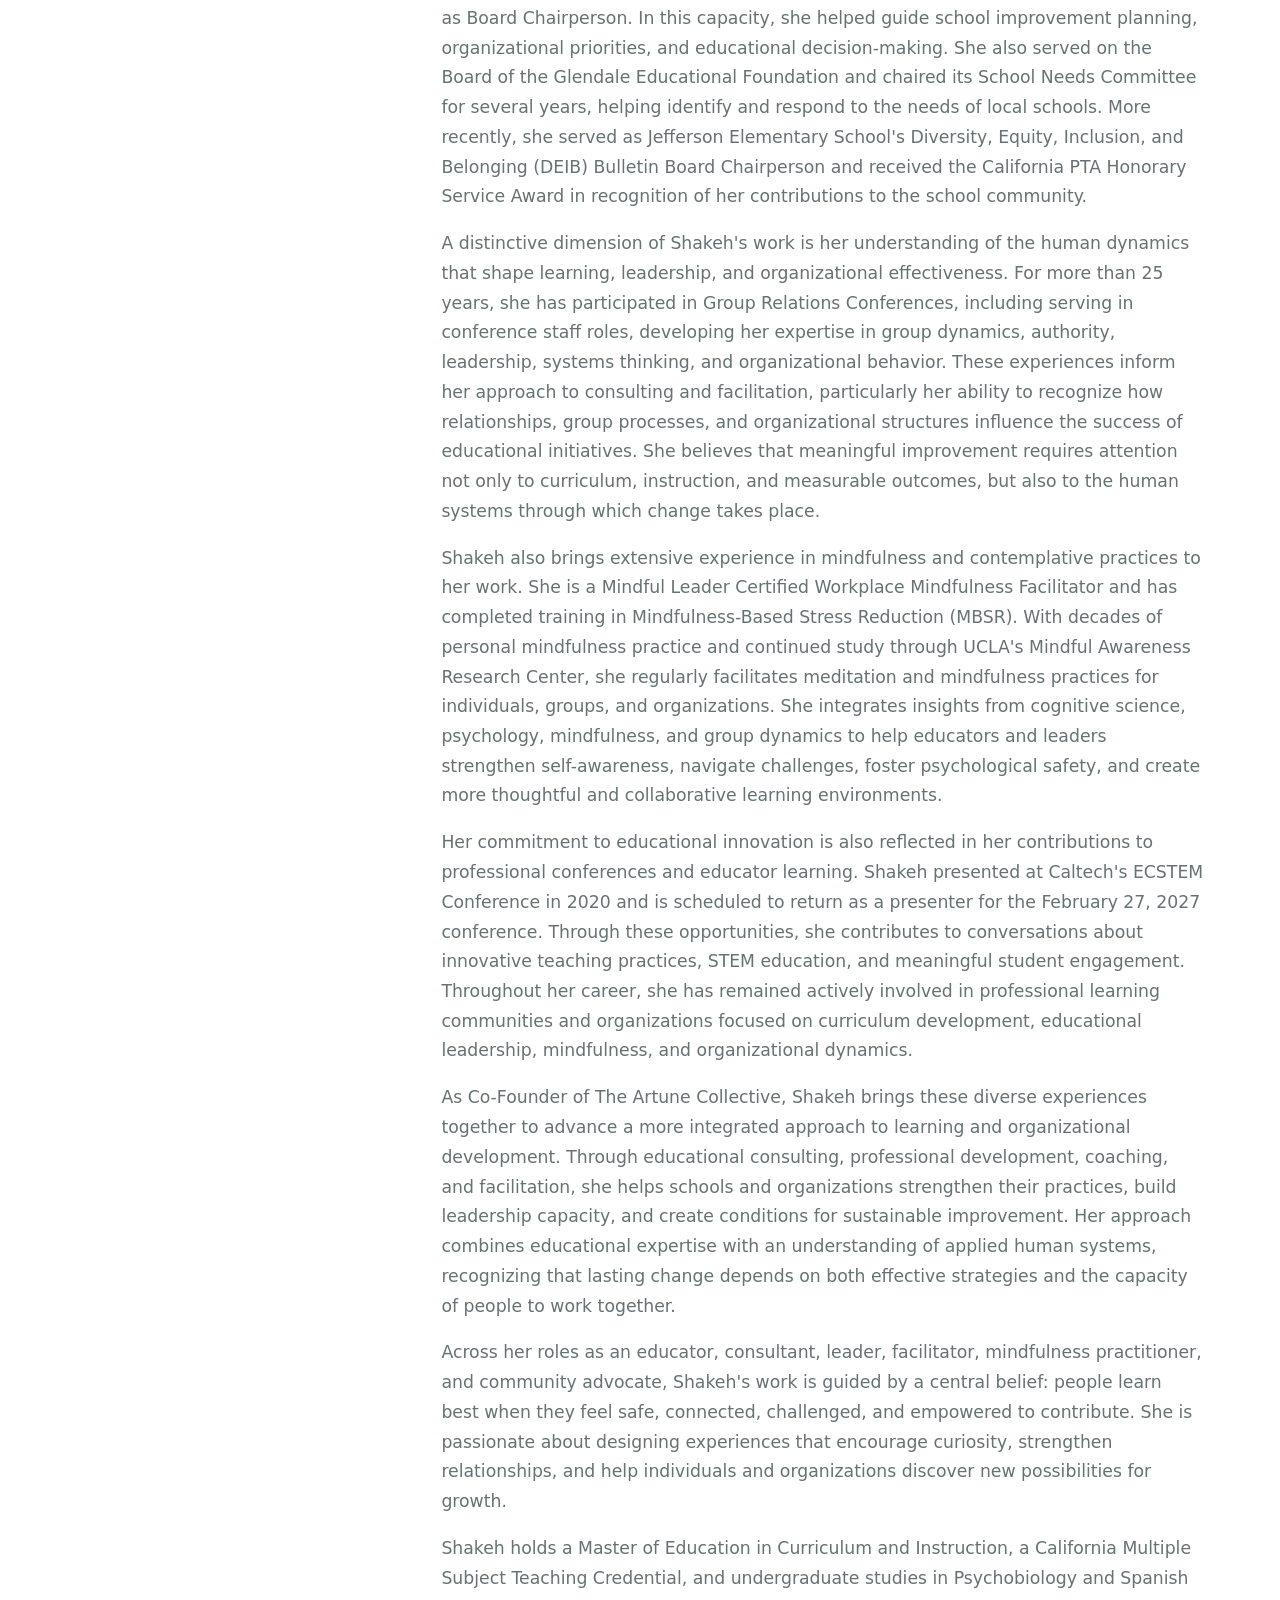
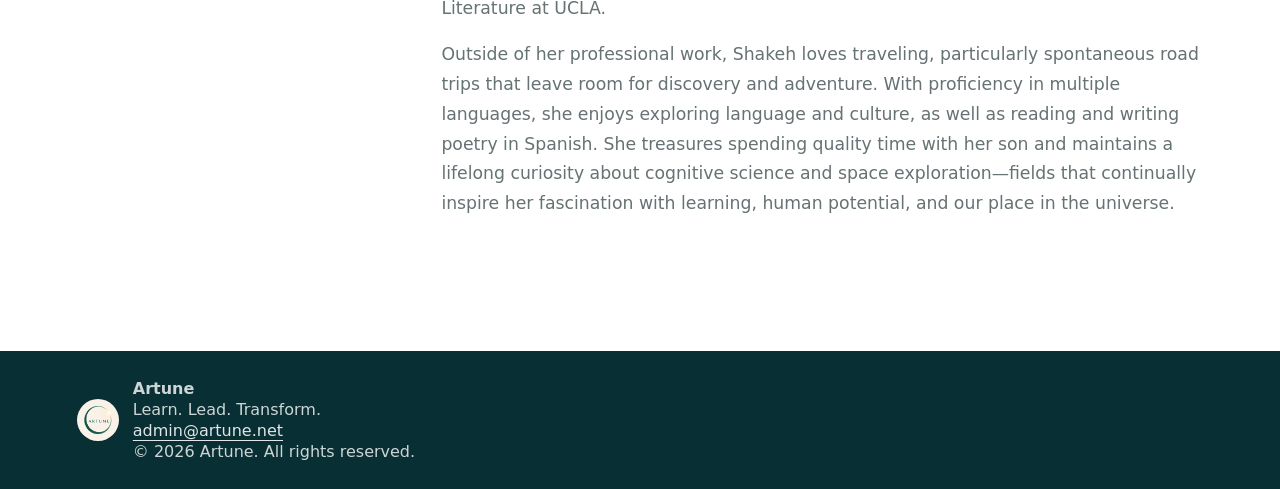
<file: creators/index.html>
<!doctype html>
<html lang="en">
  <head>
    <meta charset="utf-8" />
    <meta name="viewport" content="width=device-width, initial-scale=1" />
    <title>Our Practice | Artune</title>
    <meta name="description" content="The Artune Collective is an evolving practice connecting our individual work, different perspectives, and a shared commitment to learning." />
    <link rel="stylesheet" href="../styles.css" />
    <link rel="stylesheet" href="../navigation.css" />
    <script defer src="../analytics.js"></script>
    <script defer src="../navigation.js"></script>
  </head>
  <body>
    <header class="site-header" data-site-header>
      <a class="brand" href="/" aria-label="Artune home"><img src="../assets/artune-symbol.png" alt="" /><span>Artune</span></a>
      <nav class="nav-links" id="primary-navigation" aria-label="Main navigation">
        <a href="/">Home</a><details class="offerings-menu">
          <summary>Offerings</summary>
          <div class="offerings-submenu">
            <a href="/learning/">Personal &amp; Professional Development</a>
            <a href="/consulting/">Consulting &amp; Coaching</a>
            <a href="/events/">Events</a>
          </div>
        </details><a href="/creators/">Our Practice</a><a href="/about/">About</a><a href="/contact/">Contact</a>
      </nav>
      <button class="menu-toggle" type="button" aria-controls="primary-navigation" aria-expanded="false"><span class="menu-toggle-lines" aria-hidden="true"></span><span class="sr-only">Menu</span></button>
    </header>
    <main>
      <section class="page-hero">
        <h1>Our Practice</h1>
        <p>The Artune Collective began as a way to connect our individual work and collaborate where our different experiences and expertise could offer something useful.</p>
        <p>At its heart is a shared commitment to learning&mdash;especially from perspectives that help us notice something we might otherwise miss, question familiar assumptions, and discover new possibilities.</p>
        <p>We see Artune as an evolving practice, open to people and ideas that expand our understanding and bring that learning into meaningful use.</p>
      </section>
      <section class="section creator-profile">
        <div class="creator-photo"><img src="../assets/ara-haroutiounian.png" alt="Ara Haroutiounian" /></div>
        <div class="text-page">
          <h2 id="ara-name">Ara Haroutiounian, M.S.</h2>
          <p>Ara Haroutiounian is an independent facilitator, consultant, educator, and co-founder of Artune, Inc. His work focuses on leadership development, group dynamics, organizational effectiveness, and mindfulness-based learning. He partners with leaders, teams, educators, and organizations to design and facilitate learning experiences that strengthen collaboration, improve decision-making, and support meaningful growth and change.</p>
          <p>Ara brings extensive experience in the study and application of systems psychodynamics through his long-standing involvement with the A.K. Rice Institute for the Study of Social Systems and GREX, where he has served in numerous leadership and staff roles. He directed two Group Relations Conferences at the University of California, Los Angeles, helping create experiential learning environments that explore authority, leadership, identity, and the conscious and unconscious dynamics that shape groups and organizations.</p>
          <p>His work bridges practice and education. In addition to consulting and facilitation, Ara served as an Assistant Professor in the Organizational and Leadership Psychology graduate programs at William James College, where he taught and mentored emerging organizational leaders. This commitment to both teaching and practice reflects his belief that meaningful learning happens through the integration of theory, experience, reflection, and application.</p>
          <p>Drawing from work across education, healthcare, manufacturing, family businesses, higher education, and the music industry, Ara helps individuals and organizations navigate complexity, uncertainty, and the human dynamics that influence learning, collaboration, and performance.</p>
          <p>He is the creator of Group Dynamics for Facilitators.</p>
          <p>Ara's approach integrates systems thinking, systems psychodynamics, group relations, experiential learning, mindfulness, and reflective practice. He is passionate about helping people develop a deeper understanding of themselves, others, and the systems they participate in. By making complex ideas accessible and practical, he supports learners in building the awareness and capacity to adapt, lead, and continue learning throughout their lives.</p>

        </div>
      </section>
      <section class="section creator-profile creator-profile-shakeh" aria-labelledby="shakeh-name">
        <div class="creator-photo creator-photo-shakeh"><img src="../assets/shakeh-haroutiounian.jpg" alt="Shakeh Haroutiounian" loading="lazy" /></div>
        <div class="text-page">
          <h2 id="shakeh-name">Shakeh Haroutiounian, M.Ed.</h2>
          <p class="creator-roles"><em>Co-Founder, The Artune Collective | Educational Consultant | Professional Development Facilitator</em></p>
          <p>Shakeh Haroutiounian is an educational consultant, instructional leader, and professional development facilitator with more than 25 years of experience helping schools, educators, and organizations create environments where learning, collaboration, and growth thrive.</p>
          <p>Her expertise spans curriculum and instructional design, educator professional development, school improvement, accreditation, educational innovation, and organizational leadership. She partners with schools and educational organizations to strengthen instructional practices, develop effective educational systems, and translate research and data into practical strategies that improve student learning. Her work includes instructional coaching, strategic planning, technology and AI integration, leadership development, and helping schools navigate complex challenges and meaningful organizational change.</p>
          <p>Shakeh's career began in the classroom, teaching in both the Los Angeles Unified and Burbank Unified School Districts. Her experience as an educator continues to inform her consulting approach, grounding her work in the everyday realities of teaching and learning. Over the years, she has expanded her practice to support educators, school leaders, and organizations through curriculum development, instructional coaching, professional development, and strategic school improvement initiatives. As a Curriculum and Instruction Specialist, she has led schoolwide initiatives involving STEAM education, technology integration, assessment and data analysis, positive discipline, and WASC accreditation. She has also designed and facilitated professional learning experiences that help educators translate new ideas into meaningful classroom practices.</p>
          <p>Her leadership experience extends beyond instruction into educational governance, organizational development, and community engagement. Shakeh served on the Board of Directors of St. Gregory Hovsepian School from 2011 to 2015, including three years as Board Chairperson. In this capacity, she helped guide school improvement planning, organizational priorities, and educational decision-making. She also served on the Board of the Glendale Educational Foundation and chaired its School Needs Committee for several years, helping identify and respond to the needs of local schools. More recently, she served as Jefferson Elementary School's Diversity, Equity, Inclusion, and Belonging (DEIB) Bulletin Board Chairperson and received the California PTA Honorary Service Award in recognition of her contributions to the school community.</p>
          <p>A distinctive dimension of Shakeh's work is her understanding of the human dynamics that shape learning, leadership, and organizational effectiveness. For more than 25 years, she has participated in Group Relations Conferences, including serving in conference staff roles, developing her expertise in group dynamics, authority, leadership, systems thinking, and organizational behavior. These experiences inform her approach to consulting and facilitation, particularly her ability to recognize how relationships, group processes, and organizational structures influence the success of educational initiatives. She believes that meaningful improvement requires attention not only to curriculum, instruction, and measurable outcomes, but also to the human systems through which change takes place.</p>
          <p>Shakeh also brings extensive experience in mindfulness and contemplative practices to her work. She is a Mindful Leader Certified Workplace Mindfulness Facilitator and has completed training in Mindfulness-Based Stress Reduction (MBSR). With decades of personal mindfulness practice and continued study through UCLA's Mindful Awareness Research Center, she regularly facilitates meditation and mindfulness practices for individuals, groups, and organizations. She integrates insights from cognitive science, psychology, mindfulness, and group dynamics to help educators and leaders strengthen self-awareness, navigate challenges, foster psychological safety, and create more thoughtful and collaborative learning environments.</p>
          <p>Her commitment to educational innovation is also reflected in her contributions to professional conferences and educator learning. Shakeh presented at Caltech's ECSTEM Conference in 2020 and is scheduled to return as a presenter for the February 27, 2027 conference. Through these opportunities, she contributes to conversations about innovative teaching practices, STEM education, and meaningful student engagement. Throughout her career, she has remained actively involved in professional learning communities and organizations focused on curriculum development, educational leadership, mindfulness, and organizational dynamics.</p>
          <p>As Co-Founder of The Artune Collective, Shakeh brings these diverse experiences together to advance a more integrated approach to learning and organizational development. Through educational consulting, professional development, coaching, and facilitation, she helps schools and organizations strengthen their practices, build leadership capacity, and create conditions for sustainable improvement. Her approach combines educational expertise with an understanding of applied human systems, recognizing that lasting change depends on both effective strategies and the capacity of people to work together.</p>
          <p>Across her roles as an educator, consultant, leader, facilitator, mindfulness practitioner, and community advocate, Shakeh's work is guided by a central belief: people learn best when they feel safe, connected, challenged, and empowered to contribute. She is passionate about designing experiences that encourage curiosity, strengthen relationships, and help individuals and organizations discover new possibilities for growth.</p>
          <p>Shakeh holds a Master of Education in Curriculum and Instruction, a California Multiple Subject Teaching Credential, and undergraduate studies in Psychobiology and Spanish Literature at UCLA.</p>
          <p>Outside of her professional work, Shakeh loves traveling, particularly spontaneous road trips that leave room for discovery and adventure. With proficiency in multiple languages, she enjoys exploring language and culture, as well as reading and writing poetry in Spanish. She treasures spending quality time with her son and maintains a lifelong curiosity about cognitive science and space exploration&mdash;fields that continually inspire her fascination with learning, human potential, and our place in the universe.</p>
        </div>
      </section>
    </main>
    <footer class="site-footer"><img src="../assets/artune-symbol.png" alt="" /><div><strong>Artune</strong><span>Learn. Lead. Transform.</span><a href="mailto:admin@artune.net">admin@artune.net</a><span>&copy; 2026 Artune. All rights reserved.</span></div></footer>
</body>
</html>
</file>
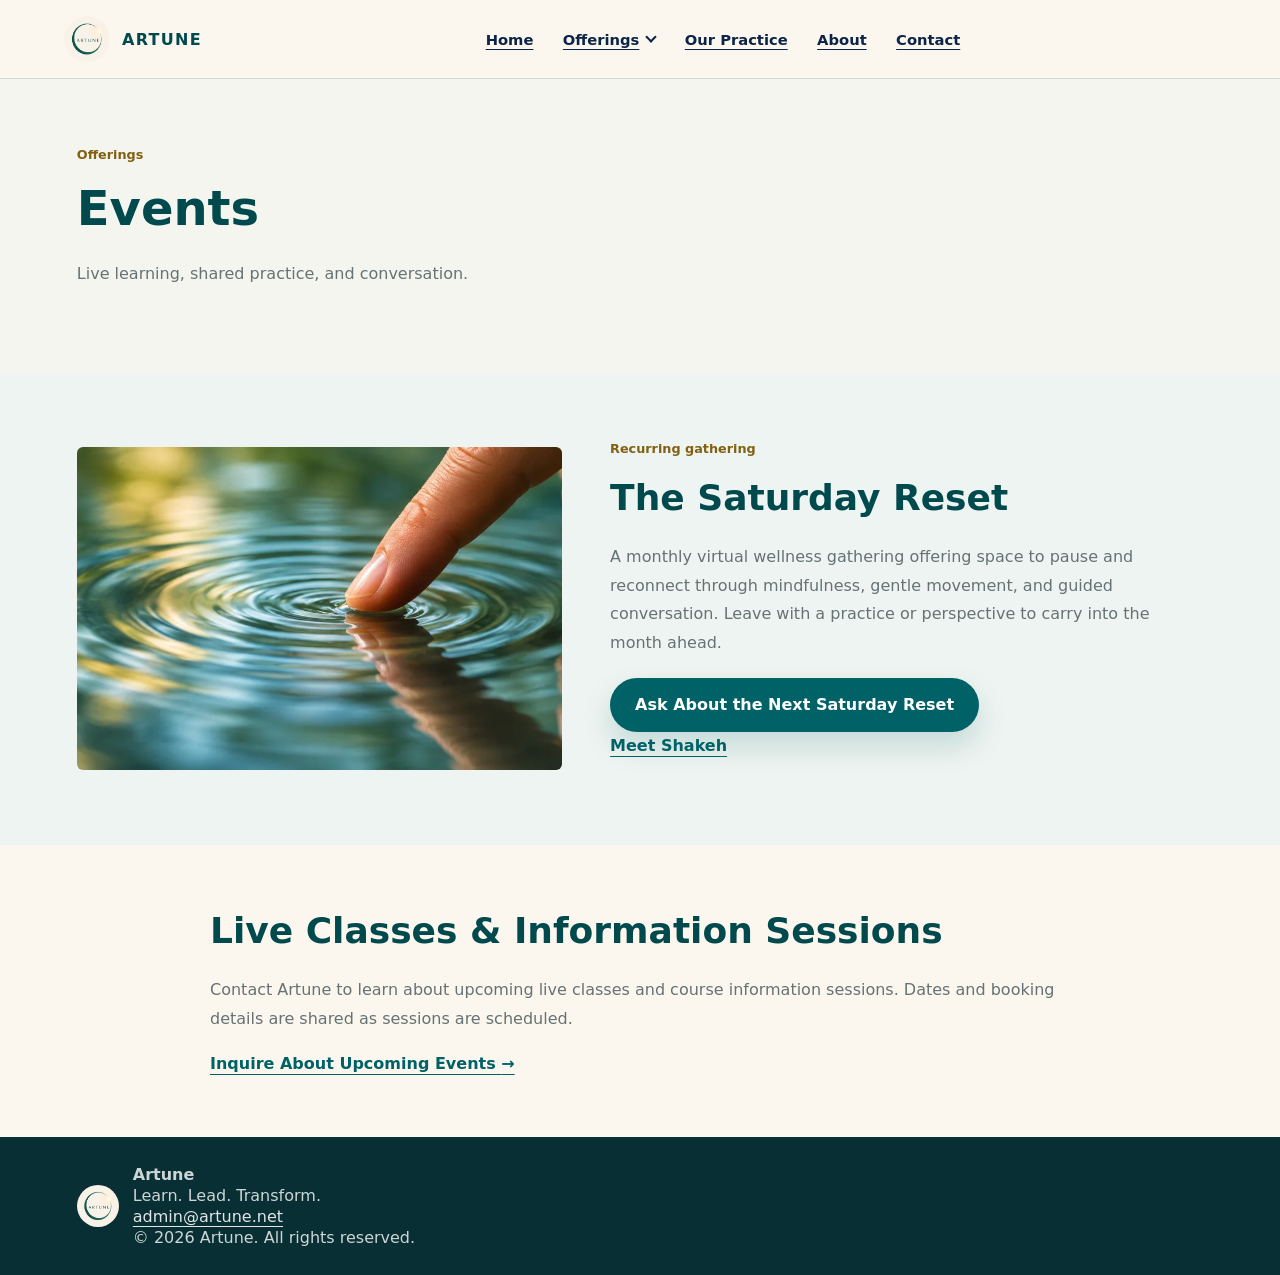
<file: events/index.html>
<!doctype html>
<html lang="en">
  <head>
    <meta charset="utf-8" />
    <meta name="viewport" content="width=device-width, initial-scale=1" />
    <title>Events | The Artune Collective</title>
    <meta name="description" content="Live learning and mindfulness gatherings from The Artune Collective, including The Saturday Reset." />
    <link rel="stylesheet" href="../styles.css" />
    <link rel="stylesheet" href="../navigation.css" />
    <link rel="stylesheet" href="../consulting.css" />
    <script defer src="../analytics.js"></script>
    <script defer src="../navigation.js"></script>
  </head>
  <body class="practice-page">
    <header class="site-header" data-site-header>
      <a class="brand" href="/" aria-label="Artune home"><img src="../assets/artune-symbol.png" alt="" /><span>Artune</span></a>
      <nav class="nav-links" id="primary-navigation" aria-label="Main navigation">
        <a href="/">Home</a><details class="offerings-menu">
          <summary>Offerings</summary>
          <div class="offerings-submenu">
            <a href="/learning/">Personal &amp; Professional Development</a>
            <a href="/consulting/">Consulting &amp; Coaching</a>
            <a href="/events/">Events</a>
          </div>
        </details><a href="/creators/">Our Practice</a><a href="/about/">About</a><a href="/contact/">Contact</a>
      </nav>
      <button class="menu-toggle" type="button" aria-controls="primary-navigation" aria-expanded="false"><span class="menu-toggle-lines" aria-hidden="true"></span><span class="sr-only">Menu</span></button>
    </header>
    <main>
      <section class="practice-heading">
        <div class="practice-container">
          <p class="practice-eyebrow">Offerings</p>
          <h1>Events</h1>
          <p>Live learning, shared practice, and conversation.</p>
        </div>
      </section>
      <section class="practice-section events-reset">
        <div class="practice-container consulting-school-grid">
          <img src="../assets/modules/06-intervention-960.webp" width="960" height="540" alt="A fingertip touching water and creating expanding ripples." />
          <div>
            <p class="practice-eyebrow">Recurring gathering</p>
            <h2>The Saturday Reset</h2>
            <p>A monthly virtual wellness gathering offering space to pause and reconnect through mindfulness, gentle movement, and guided conversation. Leave with a practice or perspective to carry into the month ahead.</p>
            <a class="button primary" href="/contact/">Ask About the Next Saturday Reset</a>
            <p><a class="practice-text-link" href="/creators/#shakeh-name">Meet Shakeh</a></p>
          </div>
        </div>
      </section>
      <section class="practice-section">
        <div class="practice-container practice-reading">
          <h2>Live Classes &amp; Information Sessions</h2>
          <p>Contact Artune to learn about upcoming live classes and course information sessions. Dates and booking details are shared as sessions are scheduled.</p>
          <a class="practice-text-link" href="/contact/">Inquire About Upcoming Events <span aria-hidden="true">&rarr;</span></a>
        </div>
      </section>
    </main>
    <footer class="site-footer"><img src="../assets/artune-symbol.png" alt="" /><div><strong>Artune</strong><span>Learn. Lead. Transform.</span><a href="mailto:admin@artune.net">admin@artune.net</a><span>&copy; 2026 Artune. All rights reserved.</span></div></footer>
  </body>
</html>
</file>
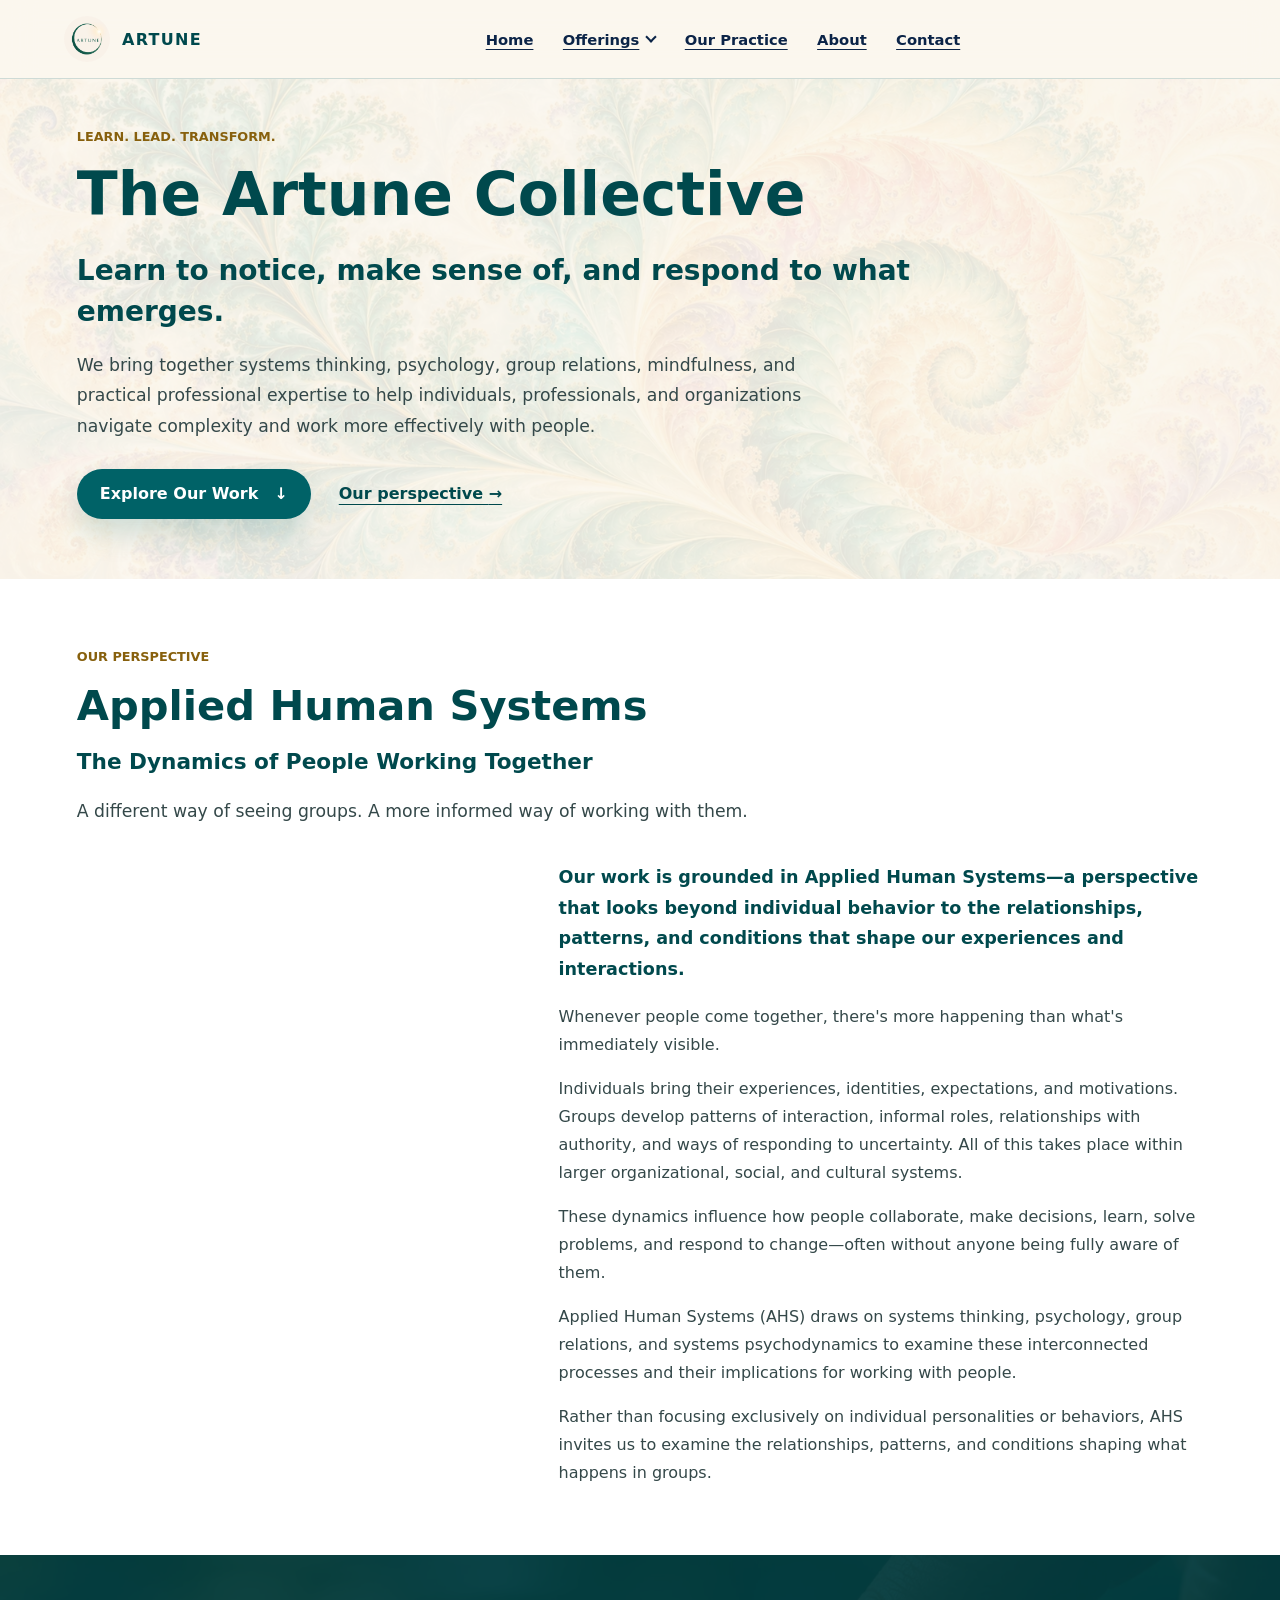
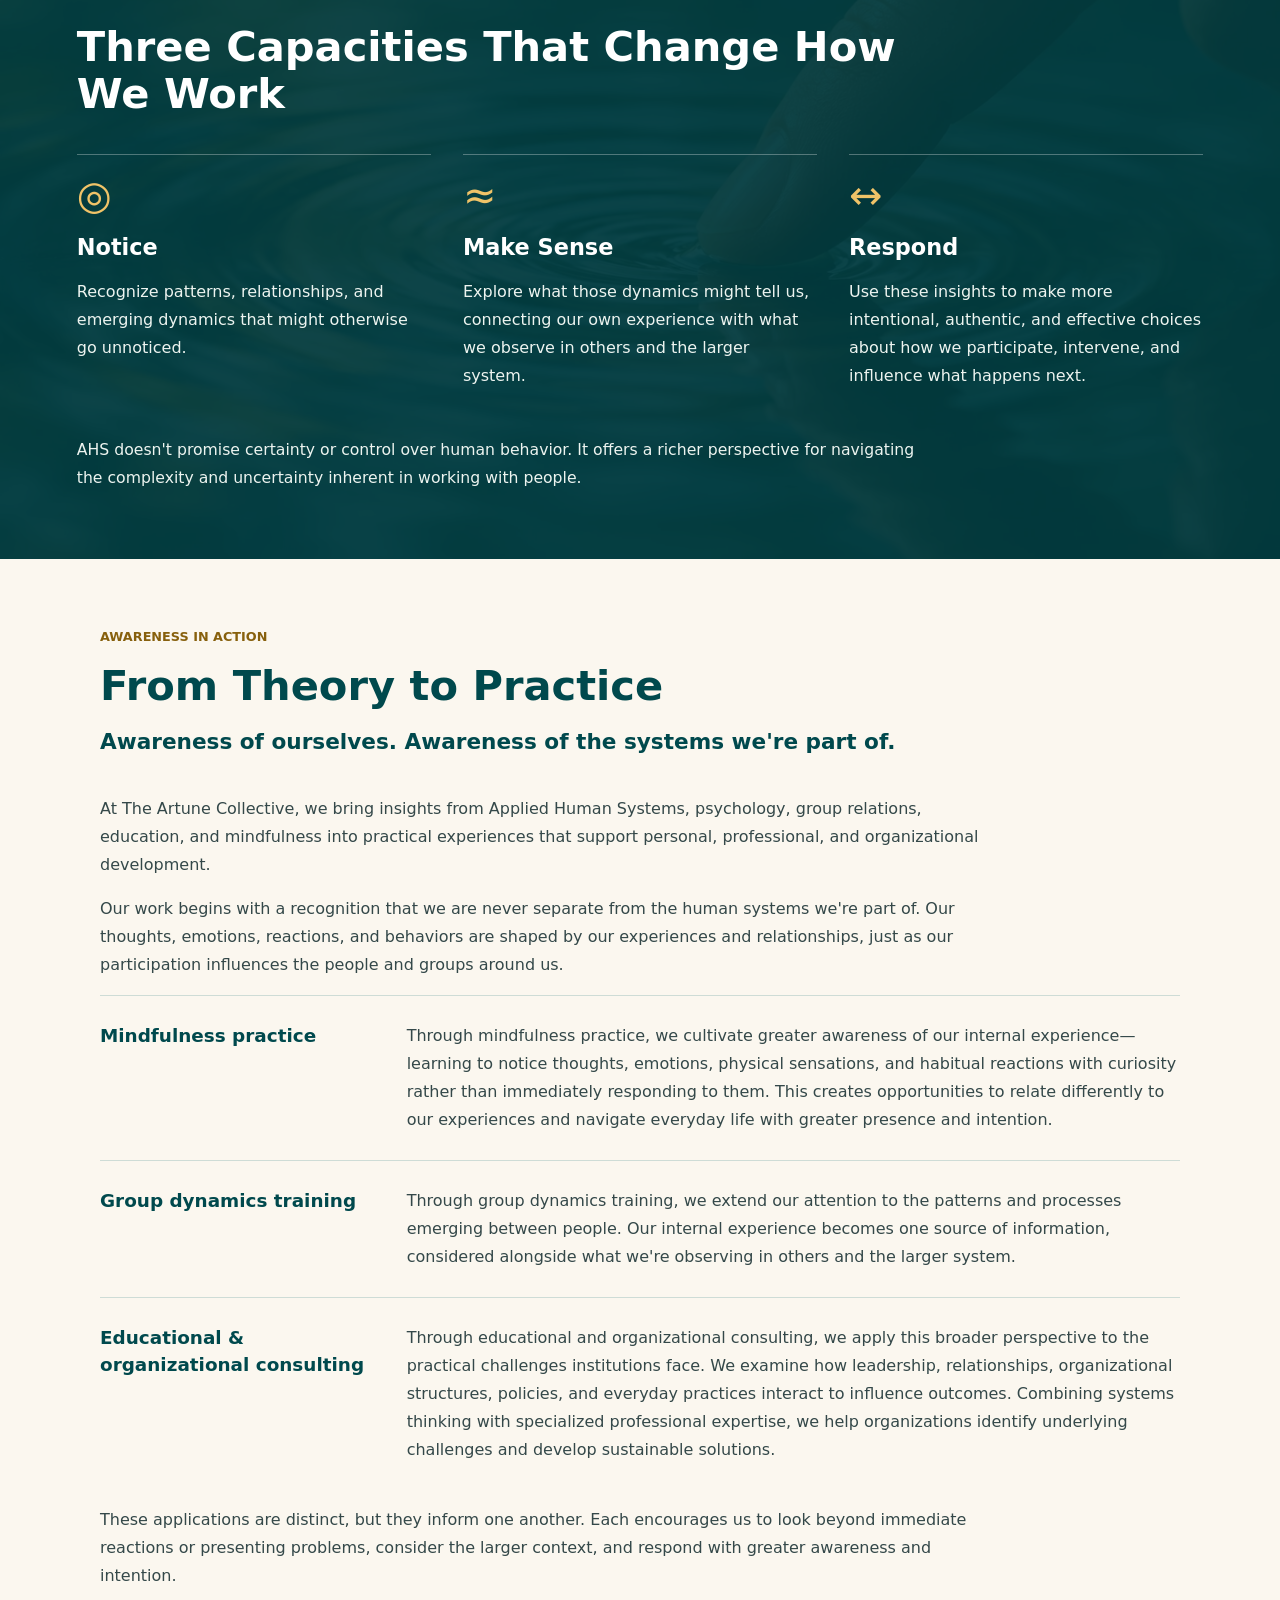
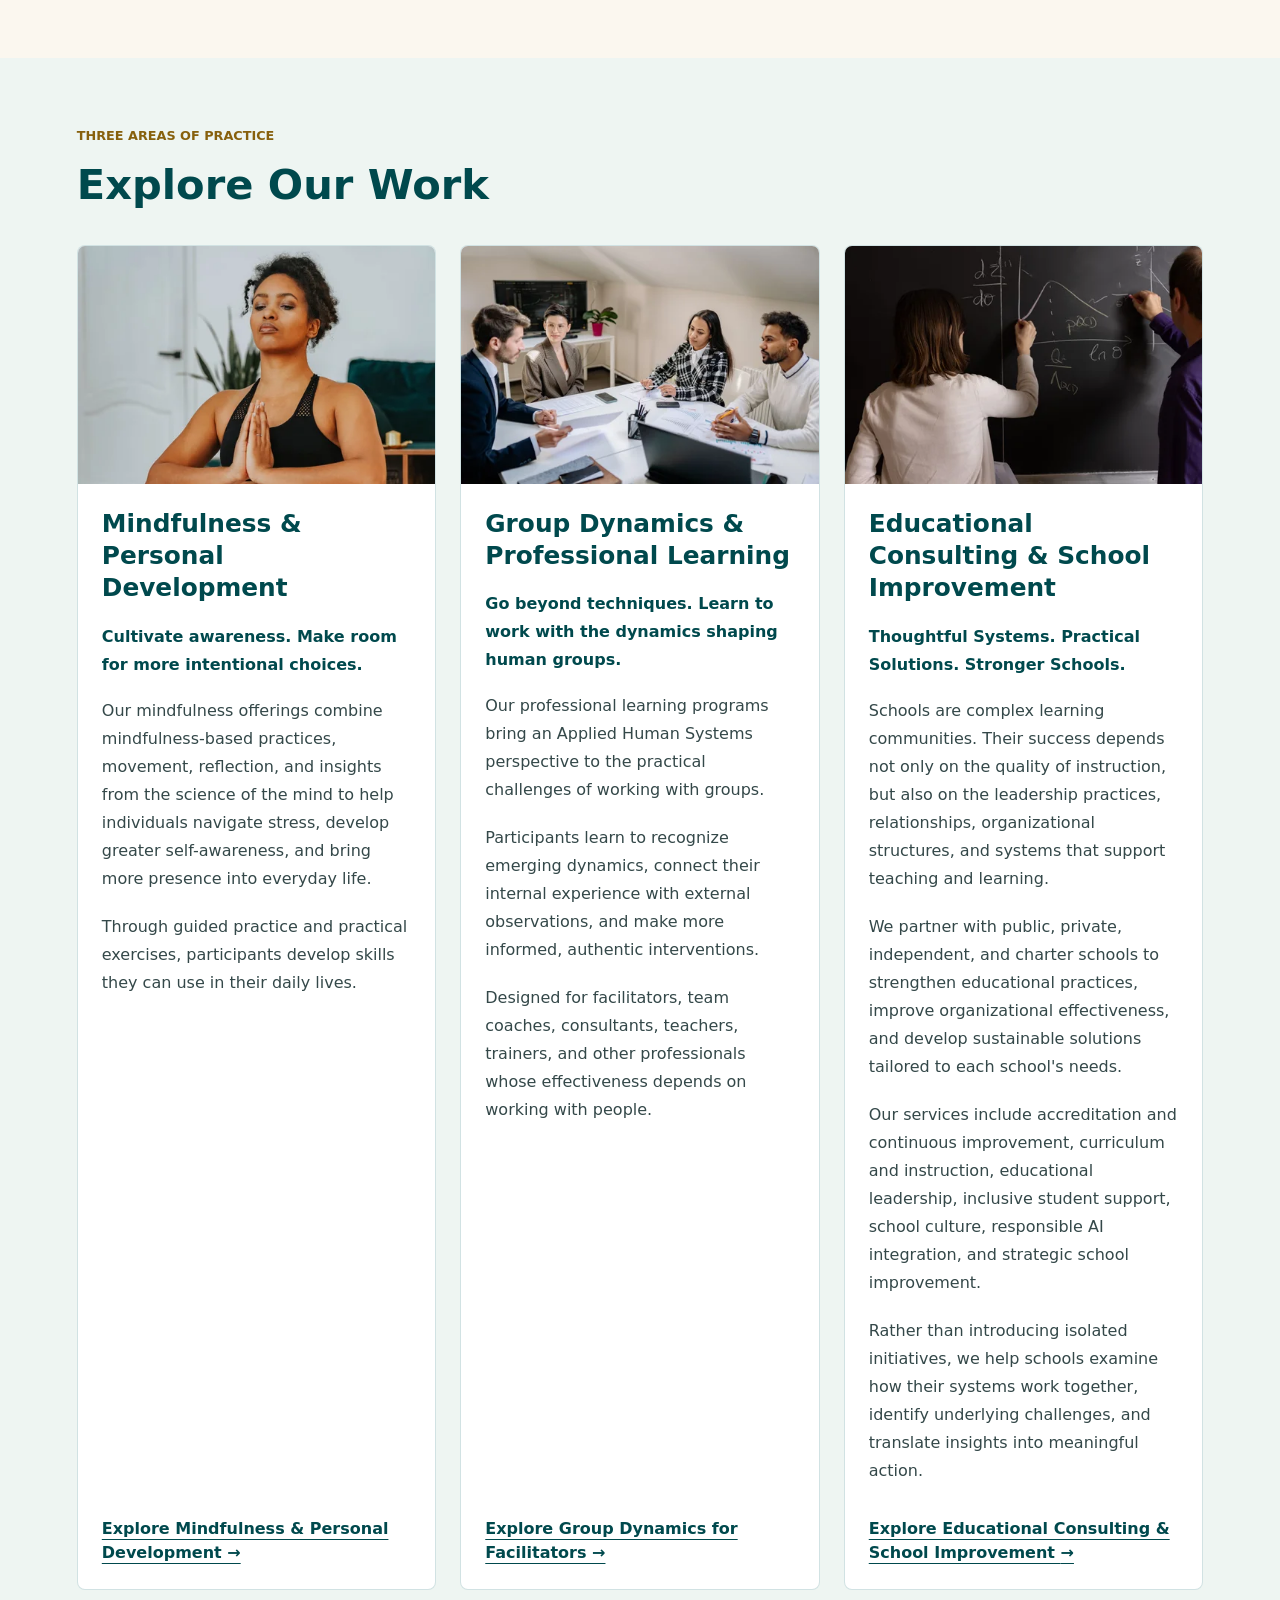
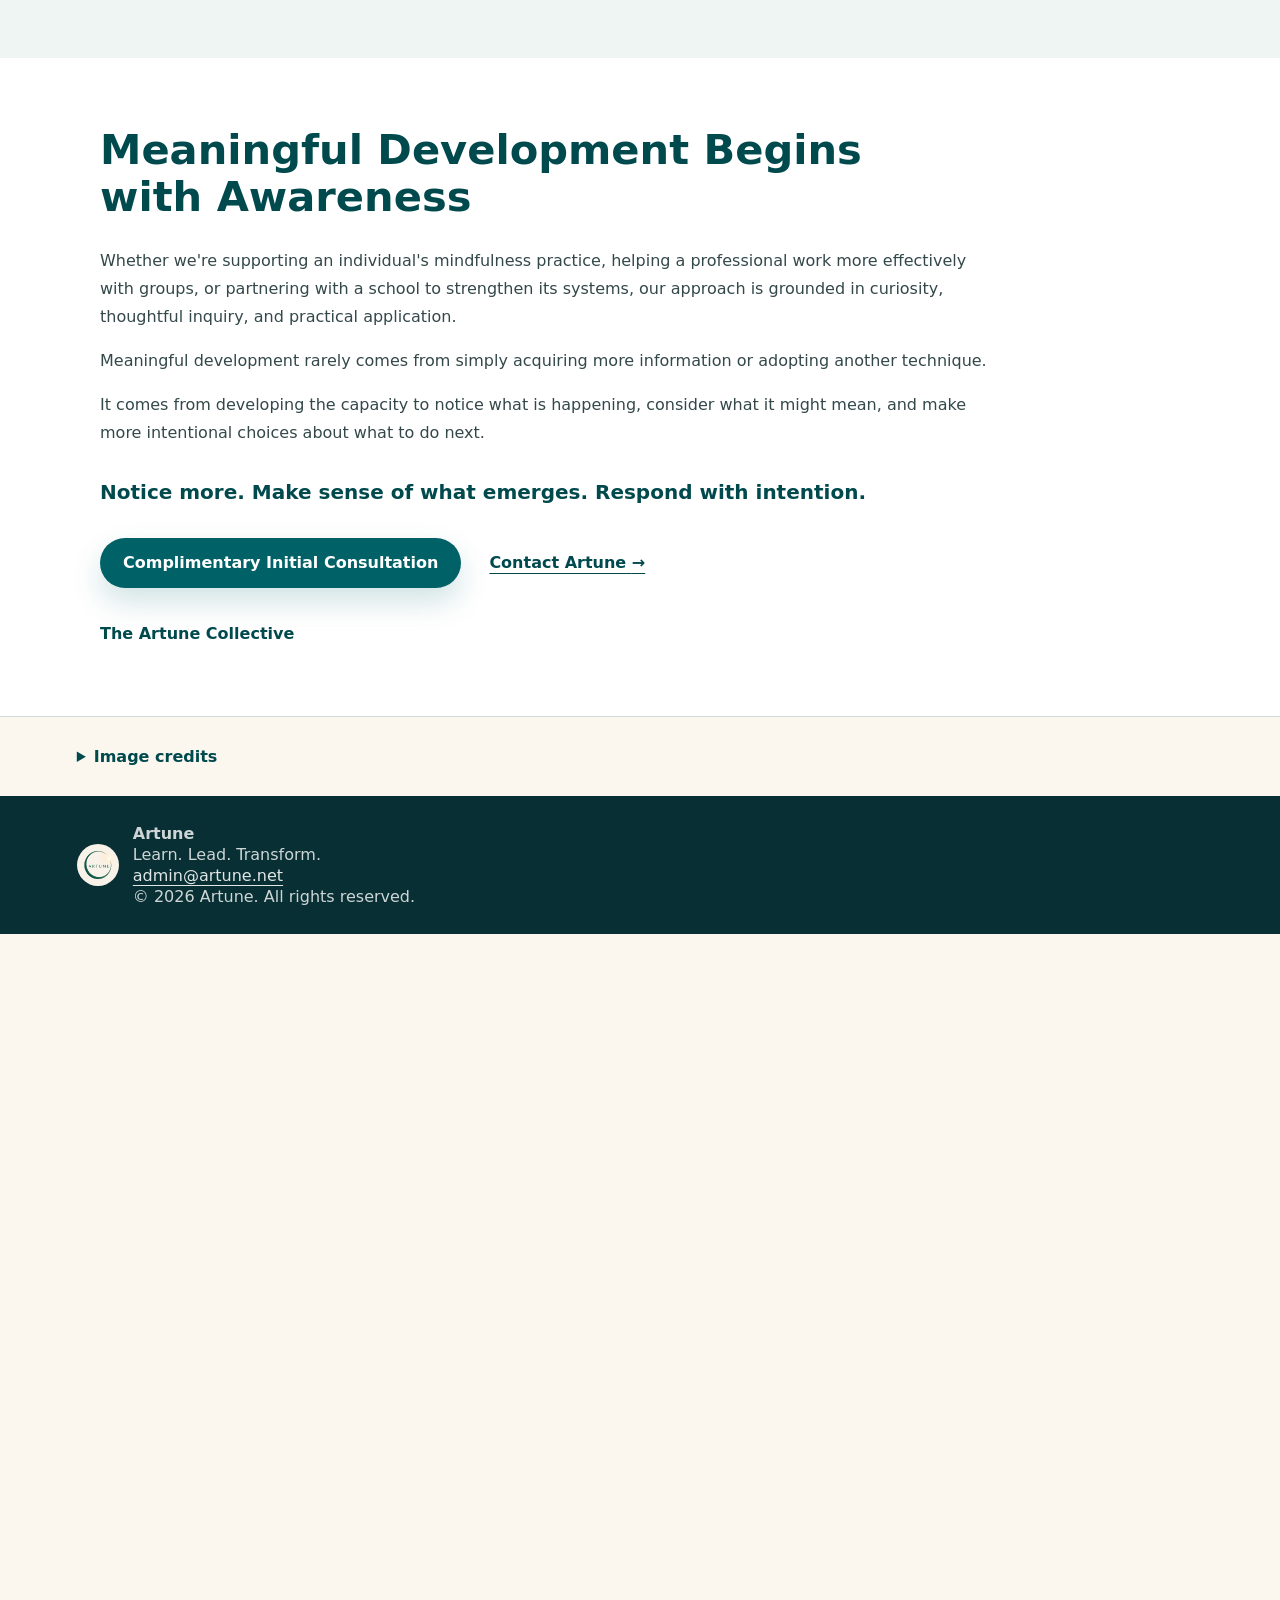
<file: explore/index.html>
<!doctype html>
<html lang="en">
  <head>
    <meta charset="utf-8" />
    <meta name="viewport" content="width=device-width, initial-scale=1" />
    <meta http-equiv="refresh" content="0; url=/" />
    <link rel="canonical" href="https://artune.net/" />
    <title>Redirecting | Artune</title>
  </head>
  <body><p>Continue to <a href="/">Artune home</a>.</p></body>
</html>
</file>
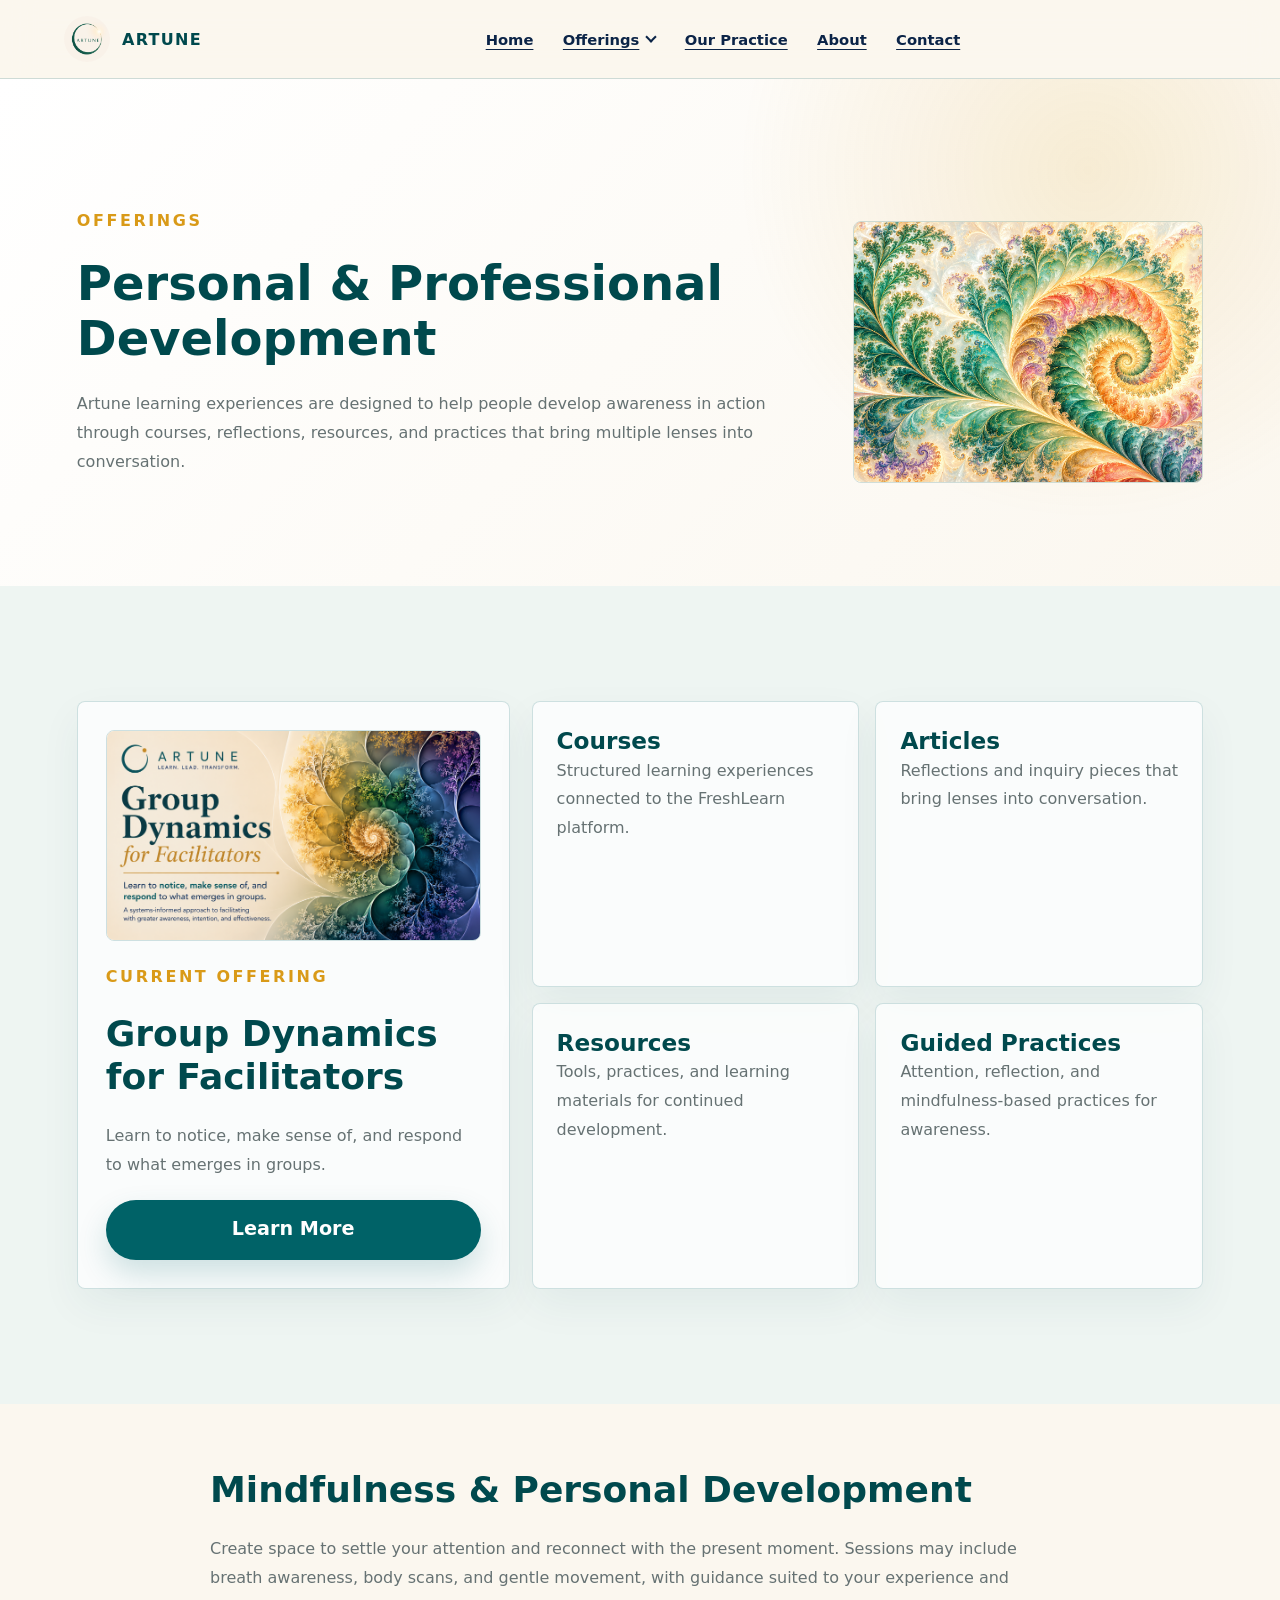
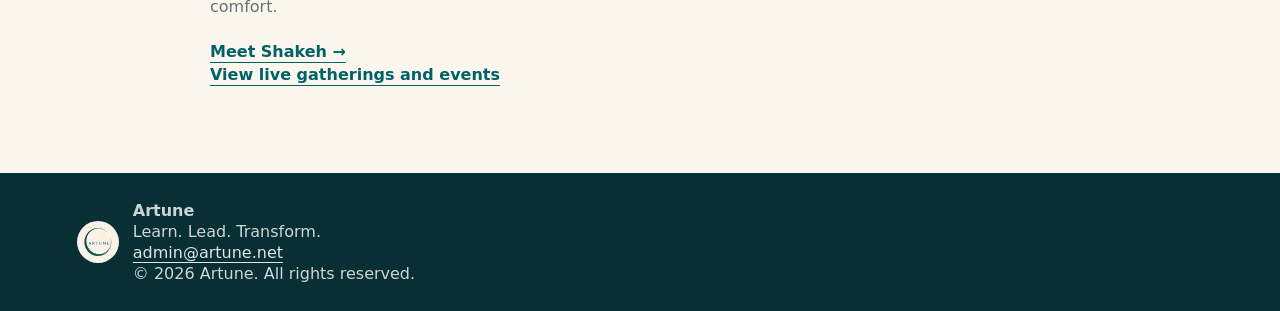
<file: learning/index.html>
<!doctype html>
<html lang="en">
  <head>
    <meta charset="utf-8" />
    <meta name="viewport" content="width=device-width, initial-scale=1" />
    <title>Personal &amp; Professional Development | Artune</title>
    <meta name="description" content="Artune learning experiences develop awareness in action through courses, reflections, resources, and practices." />
    <link rel="stylesheet" href="../styles.css" />
    <link rel="stylesheet" href="../navigation.css" />
    <link rel="stylesheet" href="../consulting.css" />
    <script defer src="../analytics.js"></script>
    <script defer src="../navigation.js"></script>
  </head>
  <body class="practice-page catalog-page">
    <header class="site-header" data-site-header>
      <a class="brand" href="/" aria-label="Artune home"><img src="../assets/artune-symbol.png" alt="" /><span>Artune</span></a>
      <nav class="nav-links" id="primary-navigation" aria-label="Main navigation">
        <a href="/">Home</a><details class="offerings-menu">
          <summary>Offerings</summary>
          <div class="offerings-submenu">
            <a href="/learning/">Personal &amp; Professional Development</a>
            <a href="/consulting/">Consulting &amp; Coaching</a>
            <a href="/events/">Events</a>
          </div>
        </details><a href="/creators/">Our Practice</a><a href="/about/">About</a><a href="/contact/">Contact</a>
      </nav>
      <button class="menu-toggle" type="button" aria-controls="primary-navigation" aria-expanded="false"><span class="menu-toggle-lines" aria-hidden="true"></span><span class="sr-only">Menu</span></button>
    </header>
    <main>
      <section class="page-hero page-hero-split">
        <div>
          <p class="kicker">Offerings</p>
          <h1>Personal &amp; Professional Development</h1>
          <p>Artune learning experiences are designed to help people develop awareness in action through courses, reflections, resources, and practices that bring multiple lenses into conversation.</p>
        </div>
        <img class="fractal-panel fractal-panel-learning" src="../assets/artune-fractal-learning.png" alt="Colorful branching fractal in teal, gold, coral, and violet" />
      </section>
      <section class="section course-section">
        <div class="course-layout">
          <div class="course-card">
            <img class="course-card-image" src="../assets/gdf-banner.png" alt="Group Dynamics for Facilitators course banner" />
            <p class="kicker">Current Offering</p>
            <h2>Group Dynamics for Facilitators</h2>
            <p>Learn to notice, make sense of, and respond to what emerges in groups.</p>
            <a class="button primary course-learn-more" href="/learning/group-dynamics-for-facilitators/">Learn More</a>
          </div>
          <div class="domain-grid compact-grid">
            <article><h3>Courses</h3><p>Structured learning experiences connected to the FreshLearn platform.</p></article>
            <article><h3>Articles</h3><p>Reflections and inquiry pieces that bring lenses into conversation.</p></article>
            <article><h3>Resources</h3><p>Tools, practices, and learning materials for continued development.</p></article>
            <article><h3>Guided Practices</h3><p>Attention, reflection, and mindfulness-based practices for awareness.</p></article>
          </div>
        </div>
      </section>

      <section class="practice-section">
        <div class="practice-container practice-reading">
          <h2>Mindfulness &amp; Personal Development</h2>
          <p>Create space to settle your attention and reconnect with the present moment. Sessions may include breath awareness, body scans, and gentle movement, with guidance suited to your experience and comfort.</p>
          <a class="practice-text-link" href="/creators/#shakeh-name">Meet Shakeh <span aria-hidden="true">&rarr;</span></a>
          <p><a class="practice-text-link" href="/events/">View live gatherings and events</a></p>
        </div>
      </section>
    </main>
    <footer class="site-footer"><img src="../assets/artune-symbol.png" alt="" /><div><strong>Artune</strong><span>Learn. Lead. Transform.</span><a href="mailto:admin@artune.net">admin@artune.net</a><span>&copy; 2026 Artune. All rights reserved.</span></div></footer>
</body>
</html>
</file>
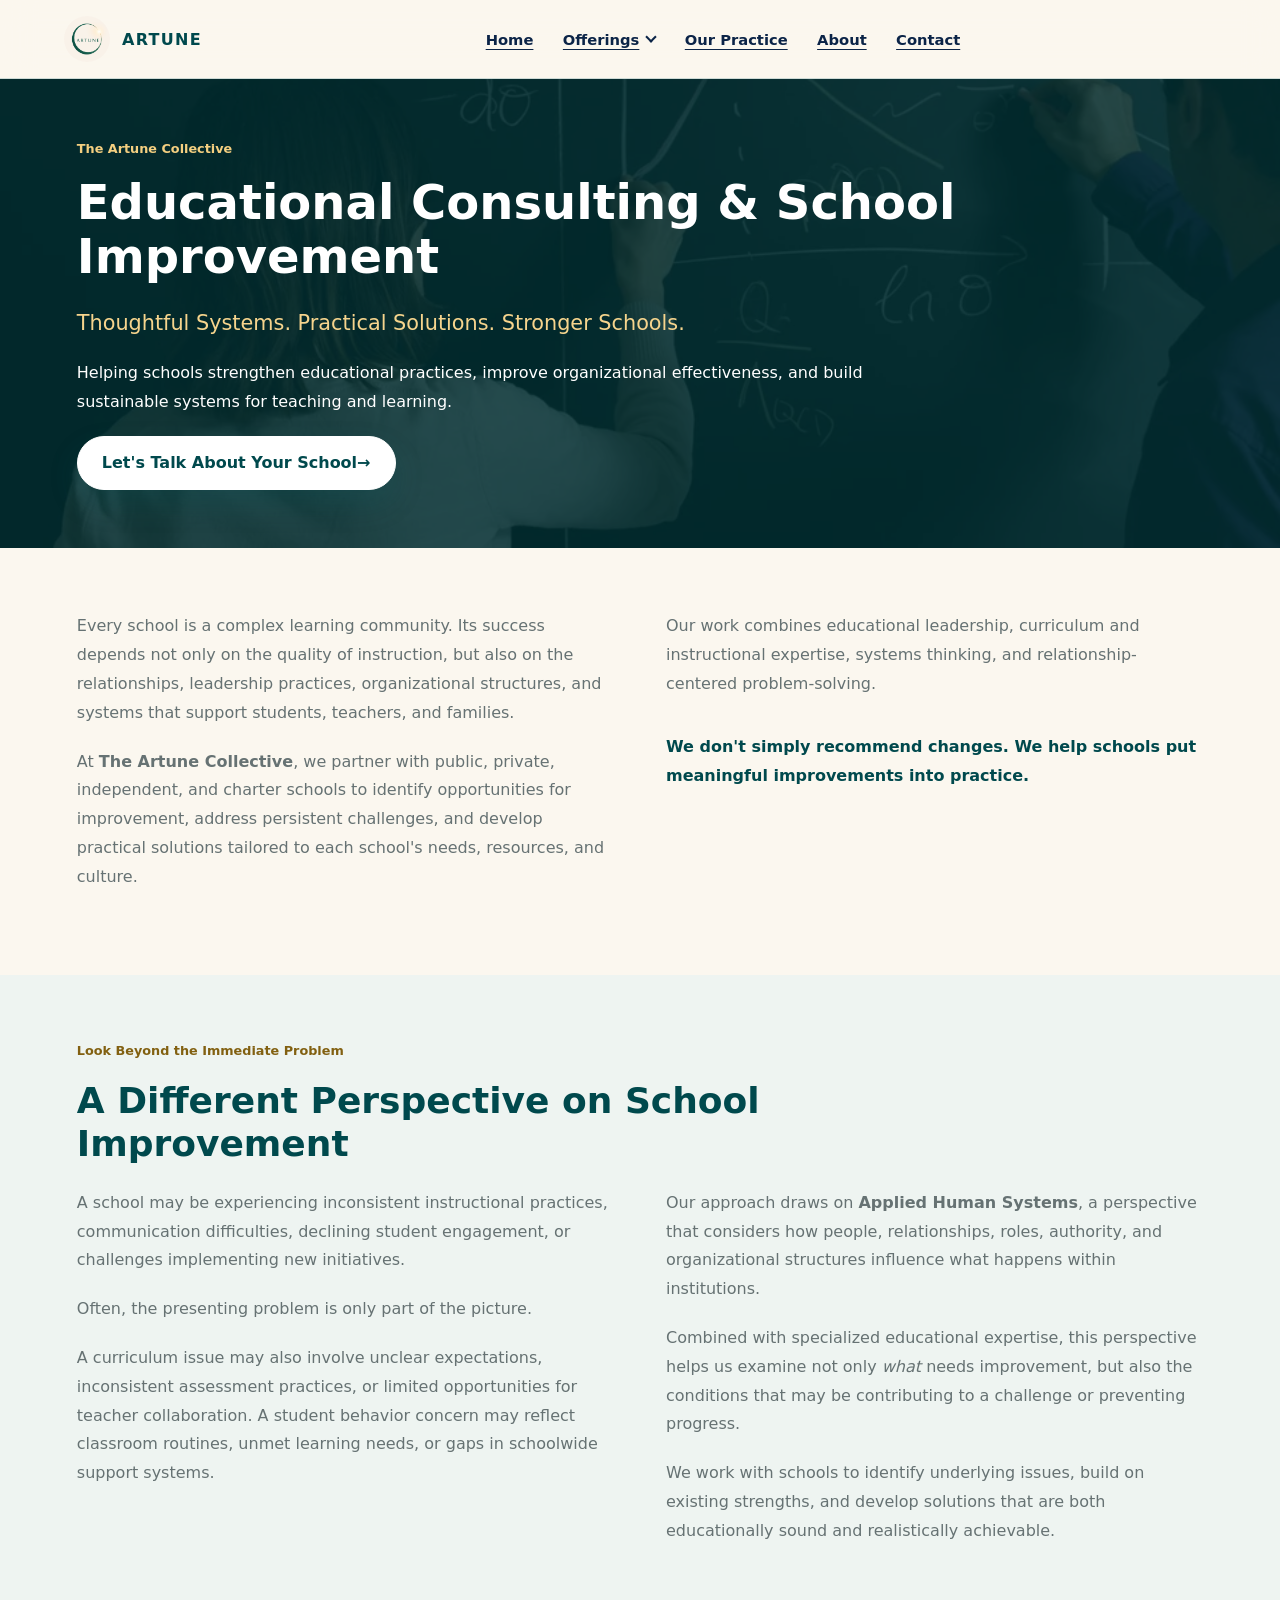
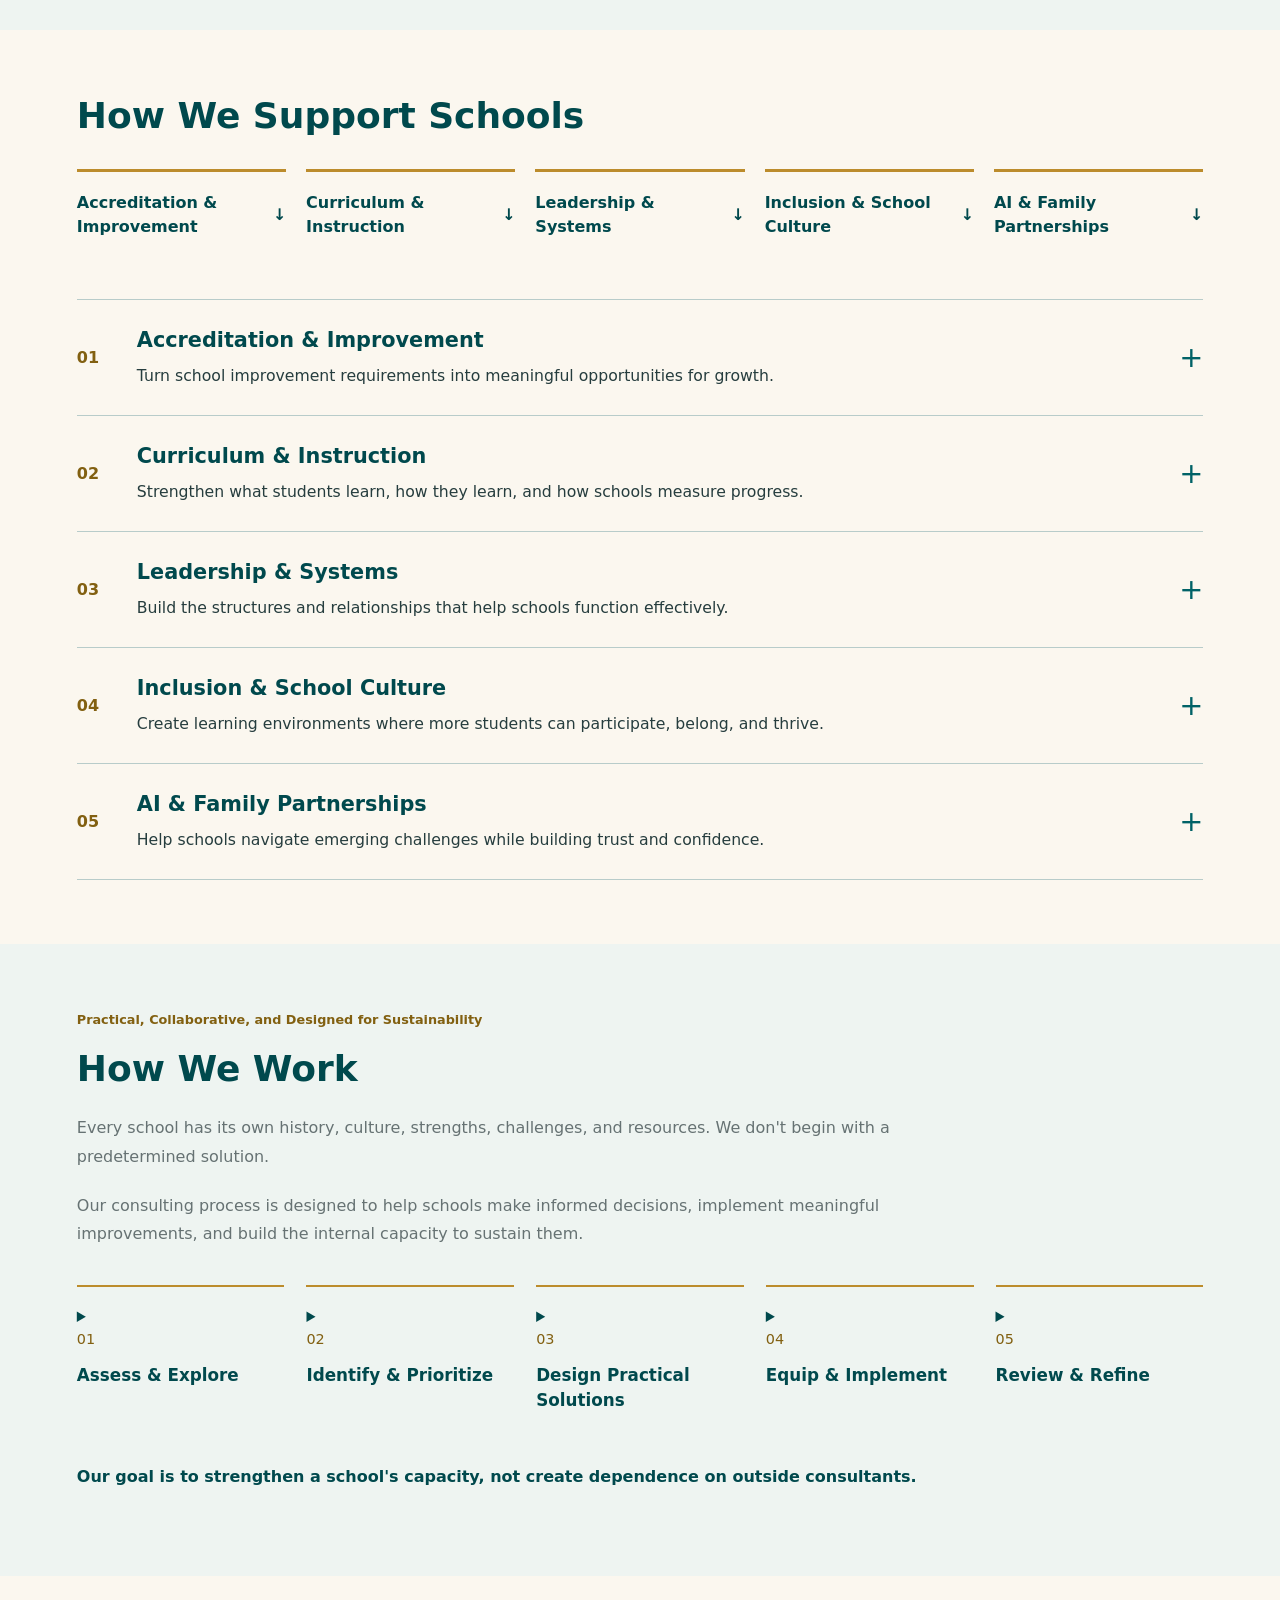
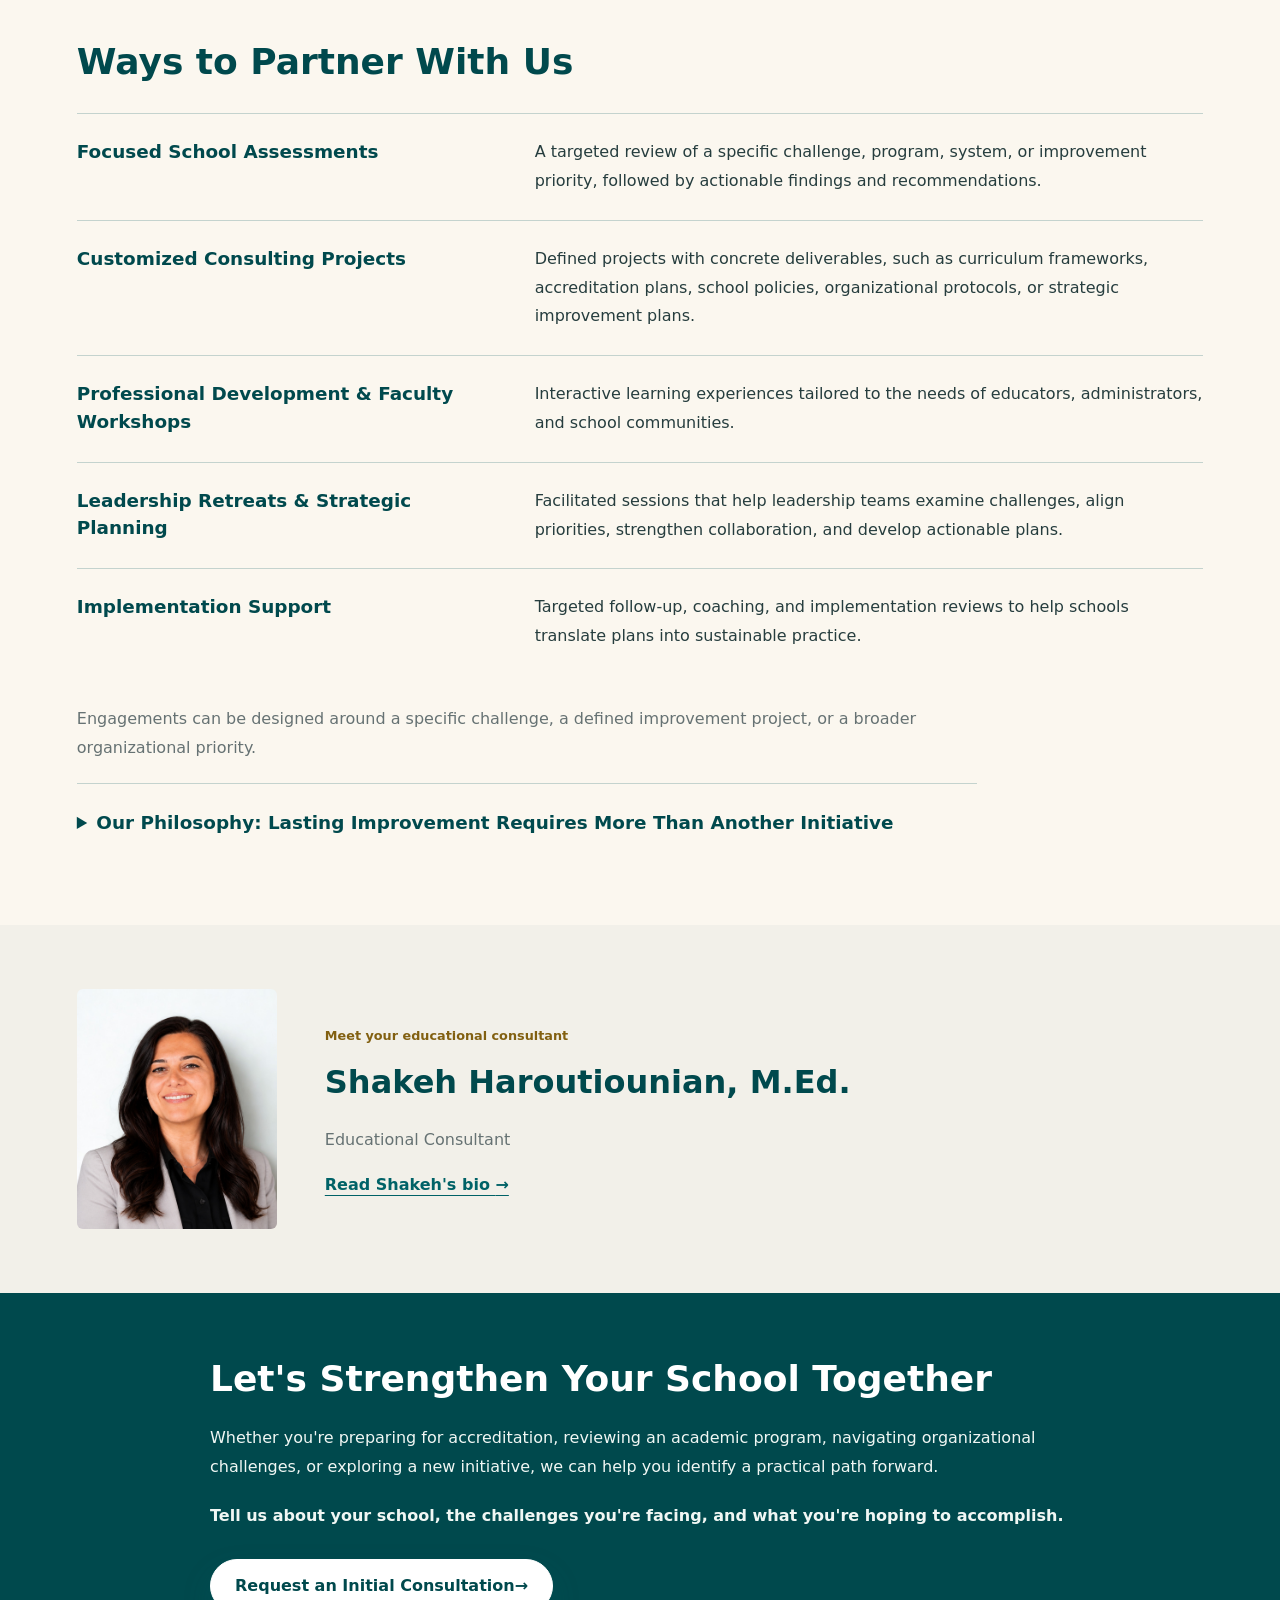
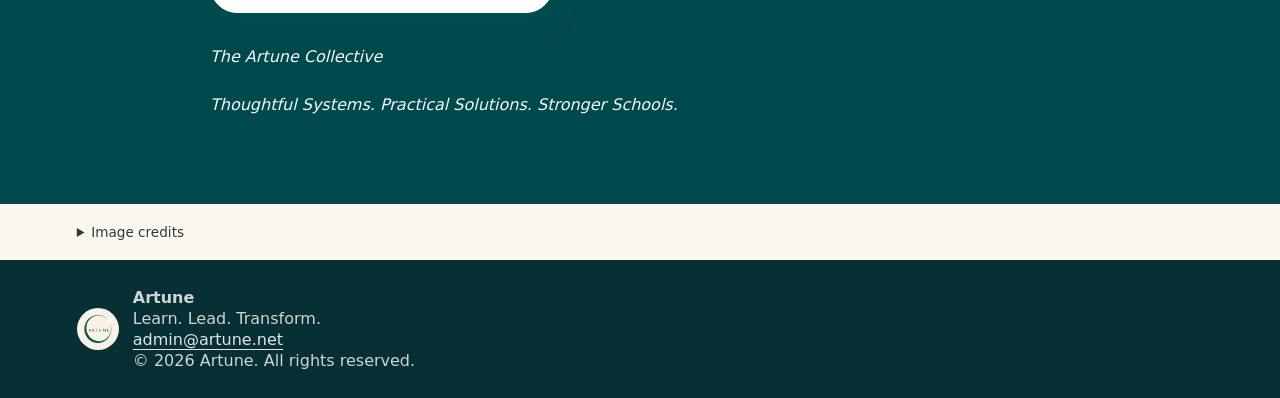
<file: consulting/educational-consulting/index.html>
<!doctype html>
<html lang="en">
  <head>
    <meta charset="utf-8" />
    <meta name="viewport" content="width=device-width, initial-scale=1" />
    <title>Educational Consulting &amp; School Improvement | The Artune Collective</title>
    <meta name="description" content="Educational consulting for accreditation, curriculum, leadership, inclusion, responsible AI, and sustainable school improvement tailored to each school's context." />
    <link rel="stylesheet" href="../../styles.css" />
    <link rel="stylesheet" href="../../navigation.css" />
    <link rel="stylesheet" href="../../consulting.css" />
    <script defer src="../../analytics.js"></script>
    <script defer src="../../navigation.js"></script>
    <script defer src="../../consulting.js"></script>
  </head>
  <body class="practice-page">
    <header class="site-header" data-site-header>
      <a class="brand" href="/" aria-label="Artune home"><img src="../../assets/artune-symbol.png" alt="" /><span>Artune</span></a>
      <nav class="nav-links" id="primary-navigation" aria-label="Main navigation">
        <a href="/">Home</a><details class="offerings-menu">
          <summary>Offerings</summary>
          <div class="offerings-submenu">
            <a href="/learning/">Personal &amp; Professional Development</a>
            <a href="/consulting/">Consulting &amp; Coaching</a>
            <a href="/events/">Events</a>
          </div>
        </details><a href="/creators/">Our Practice</a><a href="/about/">About</a><a href="/contact/">Contact</a>
      </nav>
      <button class="menu-toggle" type="button" aria-controls="primary-navigation" aria-expanded="false"><span class="menu-toggle-lines" aria-hidden="true"></span><span class="sr-only">Menu</span></button>
    </header>
    <main>
      <section class="school-hero">
        <div class="practice-container">
          <p class="practice-eyebrow">The Artune Collective</p>
          <h1>Educational Consulting &amp; School Improvement</h1>
          <p class="school-tagline">Thoughtful Systems. Practical Solutions. Stronger Schools.</p>
          <p class="school-hero-intro"><strong>Helping schools strengthen educational practices, improve organizational effectiveness, and build sustainable systems for teaching and learning.</strong></p>
          <a class="button primary school-consultation-link" href="/contact/">Let's Talk About Your School <span aria-hidden="true">&rarr;</span></a>
        </div>
      </section>

      <section class="practice-section">
        <div class="practice-container school-introduction">
          <div><p>Every school is a complex learning community. Its success depends not only on the quality of instruction, but also on the relationships, leadership practices, organizational structures, and systems that support students, teachers, and families.</p><p>At <strong>The Artune Collective</strong>, we partner with public, private, independent, and charter schools to identify opportunities for improvement, address persistent challenges, and develop practical solutions tailored to each school&#39;s needs, resources, and culture.</p></div>
          <div><p>Our work combines educational leadership, curriculum and instructional expertise, systems thinking, and relationship-centered problem-solving.</p><p class="practice-emphasis"><strong>We don&#39;t simply recommend changes. We help schools put meaningful improvements into practice.</strong></p></div>
        </div>
      </section>

      <section class="practice-section school-perspective" aria-labelledby="school-perspective-title">
        <div class="practice-container">
          <p class="practice-eyebrow">Look Beyond the Immediate Problem</p>
          <h2 id="school-perspective-title">A Different Perspective on School Improvement</h2>
          <div class="school-perspective-grid">
            <div><p>A school may be experiencing inconsistent instructional practices, communication difficulties, declining student engagement, or challenges implementing new initiatives.</p>
<p>Often, the presenting problem is only part of the picture.</p>
<p>A curriculum issue may also involve unclear expectations, inconsistent assessment practices, or limited opportunities for teacher collaboration. A student behavior concern may reflect classroom routines, unmet learning needs, or gaps in schoolwide support systems.</p></div>
            <div><p>Our approach draws on <strong>Applied Human Systems</strong>, a perspective that considers how people, relationships, roles, authority, and organizational structures influence what happens within institutions.</p>
<p>Combined with specialized educational expertise, this perspective helps us examine not only <em>what</em> needs improvement, but also the conditions that may be contributing to a challenge or preventing progress.</p>
<p>We work with schools to identify underlying issues, build on existing strengths, and develop solutions that are both educationally sound and realistically achievable.</p></div>
          </div>
        </div>
      </section>

      <section class="practice-section" aria-labelledby="school-services-title">
        <div class="practice-container">
          <h2 id="school-services-title">How We Support Schools</h2>
          <nav class="school-category-nav" aria-label="School consulting service categories">
            <a href="#service-accreditation">Accreditation &amp; Improvement <span aria-hidden="true">&darr;</span></a>
            <a href="#service-curriculum">Curriculum &amp; Instruction <span aria-hidden="true">&darr;</span></a>
            <a href="#service-leadership">Leadership &amp; Systems <span aria-hidden="true">&darr;</span></a>
            <a href="#service-inclusion">Inclusion &amp; School Culture <span aria-hidden="true">&darr;</span></a>
            <a href="#service-ai-families">AI &amp; Family Partnerships <span aria-hidden="true">&darr;</span></a>
          </nav>
          <div class="school-services">
            <details class="school-service" id="service-accreditation">
              <summary>
                <span class="school-service-number" aria-hidden="true">01</span>
                <span class="school-service-summary"><strong>Accreditation &amp; Improvement</strong><span>Turn school improvement requirements into meaningful opportunities for growth.</span></span>
                <span class="school-service-indicator" aria-hidden="true"></span>
              </summary>
              <div class="school-service-content">
                <h3>Accreditation, Strategic Planning &amp; Continuous Improvement</h3>
                <p>Accreditation and strategic planning should do more than produce documentation. They can help schools examine their effectiveness, clarify priorities, and establish systems for sustained improvement.</p>
                <p>We support schools through accreditation preparation, organizational assessment, strategic planning, and implementation.</p>
                <h4>Areas of support</h4>
                <ul><li>WASC accreditation readiness and self-study preparation</li><li>Accreditation gap analyses and evidence organization</li><li>Schoolwide action plans and continuous improvement systems</li><li>Mission alignment and schoolwide learner outcomes</li><li>Stakeholder engagement and collaborative self-study</li><li>Accreditation visit preparation and post-visit follow-up</li><li>Strategic improvement planning and progress monitoring</li></ul>
                <p><strong>Examples of engagements:</strong> Accreditation readiness reviews, self-study facilitation, action plan development, and school improvement planning.</p>
              </div>
            </details>
            <details class="school-service" id="service-curriculum">
              <summary>
                <span class="school-service-number" aria-hidden="true">02</span>
                <span class="school-service-summary"><strong>Curriculum &amp; Instruction</strong><span>Strengthen what students learn, how they learn, and how schools measure progress.</span></span>
                <span class="school-service-indicator" aria-hidden="true"></span>
              </summary>
              <div class="school-service-content">
                <h3>Curriculum, Instruction &amp; Innovative Learning</h3>
                <p>Strong academic programs depend on coherent curriculum, purposeful instruction, meaningful assessment, and practices responsive to student needs.</p>
                <p>We help schools evaluate and strengthen instructional programs while maintaining academic rigor, student engagement, and alignment with educational goals.</p>
                <h4>Areas of support</h4>
                <ul><li>Curriculum audits, mapping, and standards alignment</li><li>Scope and sequence development</li><li>Instructional program evaluation</li><li>Assessment design and data-informed instructional planning</li><li>Differentiated instruction and targeted academic support</li><li>Project-based and interdisciplinary learning</li><li>STEAM and innovation program development</li><li>Student-centered learning and authentic assessment</li><li>Professional learning communities and collaborative planning</li><li>Faculty professional development</li></ul>
                <p><strong>Examples of engagements:</strong> Curriculum reviews, instructional improvement plans, STEAM program design, project-based learning workshops, and assessment alignment projects.</p>
              </div>
            </details>
            <details class="school-service" id="service-leadership">
              <summary>
                <span class="school-service-number" aria-hidden="true">03</span>
                <span class="school-service-summary"><strong>Leadership &amp; Systems</strong><span>Build the structures and relationships that help schools function effectively.</span></span>
                <span class="school-service-indicator" aria-hidden="true"></span>
              </summary>
              <div class="school-service-content">
                <h3>School Leadership, Systems &amp; Organizational Effectiveness</h3>
                <p>Even strong educators and committed leaders can struggle when roles, responsibilities, decision-making processes, and communication systems are unclear.</p>
                <p>We work with school leaders to examine organizational patterns, strengthen collaboration, clarify expectations, and develop systems that support daily operations and long-term improvement.</p>
                <h4>Areas of support</h4>
                <ul><li>School systems assessments and organizational reviews</li><li>Leadership team development and strategic planning</li><li>Roles, responsibilities, and decision-making structures</li><li>Policy, procedure, and operational protocol development</li><li>Internal communication and cross-departmental coordination</li><li>Collaborative leadership and faculty engagement</li><li>School climate, morale, and organizational trust</li><li>Change management and initiative implementation</li><li>Staff meeting and professional learning redesign</li><li>Leadership retreats and facilitated planning sessions</li></ul>
                <p><strong>Examples of engagements:</strong> Organizational effectiveness reviews, leadership retreats, school policy development, and collaborative systems redesign.</p>
              </div>
            </details>
            <details class="school-service" id="service-inclusion">
              <summary>
                <span class="school-service-number" aria-hidden="true">04</span>
                <span class="school-service-summary"><strong>Inclusion &amp; School Culture</strong><span>Create learning environments where more students can participate, belong, and thrive.</span></span>
                <span class="school-service-indicator" aria-hidden="true"></span>
              </summary>
              <div class="school-service-content">
                <h3>Inclusive Learning, Student Support &amp; School Culture</h3>
                <p>Students bring diverse learning, sensory, attentional, emotional, and behavioral needs into the classroom. Supporting them effectively requires more than isolated accommodations or reactive discipline.</p>
                <p>We help schools develop coherent, inclusive practices that support student development while maintaining clear expectations, meaningful learning, and strong relationships.</p>
                <h4>Areas of support</h4>
                <ul><li>Neuroaffirming classroom practices</li><li>Inclusive classroom routines and learning environments</li><li>Support for attention, sensory, and self-regulation differences</li><li>Student support systems and referral protocols</li><li>Positive Discipline and restorative practices</li><li>Social-emotional learning and character education</li><li>Schoolwide behavior expectations and accountability systems</li><li>Student belonging, engagement, and participation</li><li>Teacher-student relationships and classroom management</li><li>Faculty professional development in inclusive practices</li></ul>
                <p><strong>Examples of engagements:</strong> Inclusive practices reviews, school culture assessments, Positive Discipline implementation, student support system development, and faculty workshops.</p>
              </div>
            </details>
            <details class="school-service" id="service-ai-families">
              <summary>
                <span class="school-service-number" aria-hidden="true">05</span>
                <span class="school-service-summary"><strong>AI &amp; Family Partnerships</strong><span>Help schools navigate emerging challenges while building trust and confidence.</span></span>
                <span class="school-service-indicator" aria-hidden="true"></span>
              </summary>
              <div class="school-service-content">
                <h3>Responsible AI, Family Partnerships &amp; School Communication</h3>
                <p>Schools face changing expectations around technology, communication, student learning, and family engagement.</p>
                <p>We help school leaders develop thoughtful policies, communicate clearly, and create practical systems that support responsible innovation and strong school-family relationships.</p>
                <h4>Areas of support</h4>
                <ul><li>AI readiness assessments and implementation planning</li><li>Responsible AI policies for educators and students</li><li>AI literacy and faculty professional development</li><li>Classroom AI integration and assessment considerations</li><li>Academic integrity and student well-being</li><li>Parent communication and family engagement systems</li><li>Parent education workshops</li><li>Parent concern and conflict-resolution protocols</li><li>Student retention and family confidence strategies</li><li>Communication during organizational change</li></ul>
                <p><strong>Examples of engagements:</strong> AI policy development, faculty AI training, parent communication reviews, family engagement planning, and student retention strategy workshops.</p>
              </div>
            </details>
          </div>
        </div>
      </section>

      <section class="practice-section school-process" aria-labelledby="school-process-title">
        <div class="practice-container">
          <p class="practice-eyebrow">Practical, Collaborative, and Designed for Sustainability</p>
          <h2 id="school-process-title">How We Work</h2>
          <div class="practice-reading"><p>Every school has its own history, culture, strengths, challenges, and resources. We don&#39;t begin with a predetermined solution.</p><p>Our consulting process is designed to help schools make informed decisions, implement meaningful improvements, and build the internal capacity to sustain them.</p></div>
          <div class="school-process-grid">
            <details class="school-process-step">
              <summary><span class="process-number">01</span><strong>Assess &amp; Explore</strong></summary>
              <p>We examine the school&#39;s existing practices, systems, strengths, and challenges through relevant document reviews, stakeholder conversations, observations, and available data.</p>
            </details>
            <details class="school-process-step">
              <summary><span class="process-number">02</span><strong>Identify &amp; Prioritize</strong></summary>
              <p>Together with school leadership, we identify underlying issues, distinguish immediate concerns from systemic challenges, and establish achievable priorities.</p>
            </details>
            <details class="school-process-step">
              <summary><span class="process-number">03</span><strong>Design Practical Solutions</strong></summary>
              <p>We develop recommendations, frameworks, policies, programs, or improvement plans tailored to the school&#39;s educational goals, available resources, and operational realities.</p>
            </details>
            <details class="school-process-step">
              <summary><span class="process-number">04</span><strong>Equip &amp; Implement</strong></summary>
              <p>We provide the tools, professional development, facilitation, and guidance needed for educators and leaders to put improvements into practice.</p>
            </details>
            <details class="school-process-step">
              <summary><span class="process-number">05</span><strong>Review &amp; Refine</strong></summary>
              <p>When appropriate, we return to examine implementation, address emerging obstacles, and refine strategies based on what the school is learning.</p>
            </details>
          </div>
          <p class="practice-emphasis"><strong>Our goal is to strengthen a school&#39;s capacity, not create dependence on outside consultants.</strong></p>
        </div>
      </section>

      <section class="practice-section" aria-labelledby="school-partner-title">
        <div class="practice-container">
          <h2 id="school-partner-title">Ways to Partner With Us</h2>
          <dl class="school-partnerships">
            <div><dt>Focused School Assessments</dt><dd>A targeted review of a specific challenge, program, system, or improvement priority, followed by actionable findings and recommendations.</dd></div>
            <div><dt>Customized Consulting Projects</dt><dd>Defined projects with concrete deliverables, such as curriculum frameworks, accreditation plans, school policies, organizational protocols, or strategic improvement plans.</dd></div>
            <div><dt>Professional Development &amp; Faculty Workshops</dt><dd>Interactive learning experiences tailored to the needs of educators, administrators, and school communities.</dd></div>
            <div><dt>Leadership Retreats &amp; Strategic Planning</dt><dd>Facilitated sessions that help leadership teams examine challenges, align priorities, strengthen collaboration, and develop actionable plans.</dd></div>
            <div><dt>Implementation Support</dt><dd>Targeted follow-up, coaching, and implementation reviews to help schools translate plans into sustainable practice.</dd></div>
          </dl>
          <p class="practice-reading">Engagements can be designed around a specific challenge, a defined improvement project, or a broader organizational priority.</p>
          <details class="school-philosophy">
            <summary>Our Philosophy: Lasting Improvement Requires More Than Another Initiative</summary>
            <p>Schools rarely struggle because their educators lack commitment.</p>
            <p>Challenges often persist when expectations, systems, relationships, and practices are not sufficiently aligned to support the outcomes a school is trying to achieve.</p>
            <p>Meaningful improvement requires looking beyond isolated problems, examining how the school functions as a whole, and making thoughtful changes that educators can realistically sustain.</p>
            <p>We believe effective consulting should respect the expertise already present within a school, make room for multiple perspectives, and produce practical results that strengthen the institution long after an engagement ends.</p>
          </details>
        </div>
      </section>

      <section class="practice-section school-consultant" aria-labelledby="shakeh-consultant-title">
        <div class="practice-container school-consultant-grid">
          <img src="../../assets/shakeh-haroutiounian.jpg" width="1402" height="1122" alt="Shakeh Haroutiounian" loading="lazy" />
          <div>
            <p class="practice-eyebrow">Meet your educational consultant</p>
            <h2 id="shakeh-consultant-title">Shakeh Haroutiounian, M.Ed.</h2>
            <p>Educational Consultant</p>
            <a class="practice-text-link" href="/creators/#shakeh-name">Read Shakeh's bio <span aria-hidden="true">&rarr;</span></a>
          </div>
        </div>
      </section>

      <section class="practice-section school-connect" id="school-connect" aria-labelledby="school-connect-title">
        <div class="practice-container practice-reading">
          <h2 id="school-connect-title">Let's Strengthen Your School Together</h2>
          <p>Whether you&#39;re preparing for accreditation, reviewing an academic program, navigating organizational challenges, or exploring a new initiative, we can help you identify a practical path forward.</p>
          <p><strong>Tell us about your school, the challenges you&#39;re facing, and what you&#39;re hoping to accomplish.</strong></p>
          <a class="button primary school-consultation-link" href="/contact/">Request an Initial Consultation <span aria-hidden="true">&rarr;</span></a>
          <p><em>The Artune Collective</em></p>
          <p><em>Thoughtful Systems. Practical Solutions. Stronger Schools.</em></p>
        </div>
      </section>
      <details class="practice-image-credits">
        <summary>Image credits</summary>
        <p>Educational collaboration photograph by <a href="https://www.pexels.com/photo/educators-discussing-mathematical-graphs-on-chalkboard-28608146/">Jean-Rene Chazottes</a>, used under the <a href="https://www.pexels.com/license/">Pexels License</a>. Portrait supplied by Artune.</p>
      </details>
    </main>
    <footer class="site-footer"><img src="../../assets/artune-symbol.png" alt="" /><div><strong>Artune</strong><span>Learn. Lead. Transform.</span><a href="mailto:admin@artune.net">admin@artune.net</a><span>&copy; 2026 Artune. All rights reserved.</span></div></footer>
  </body>
</html>
</file>
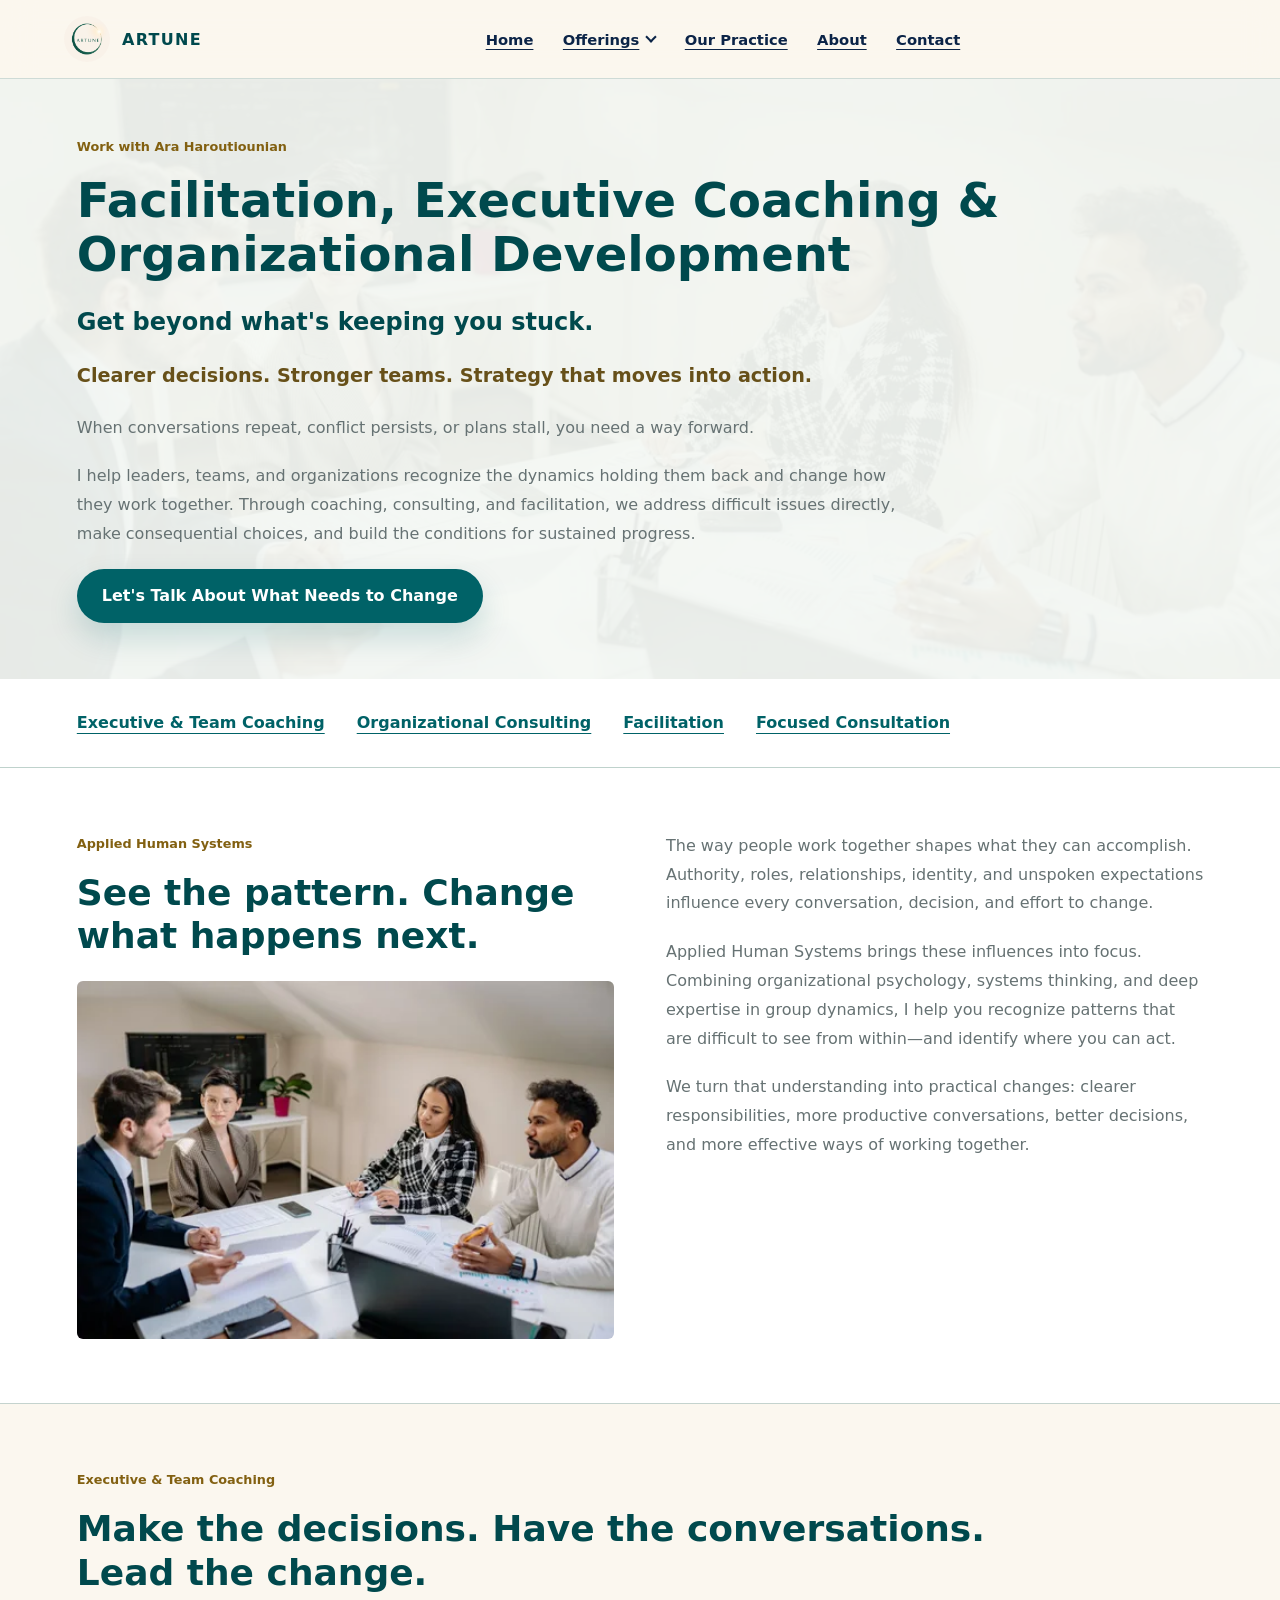
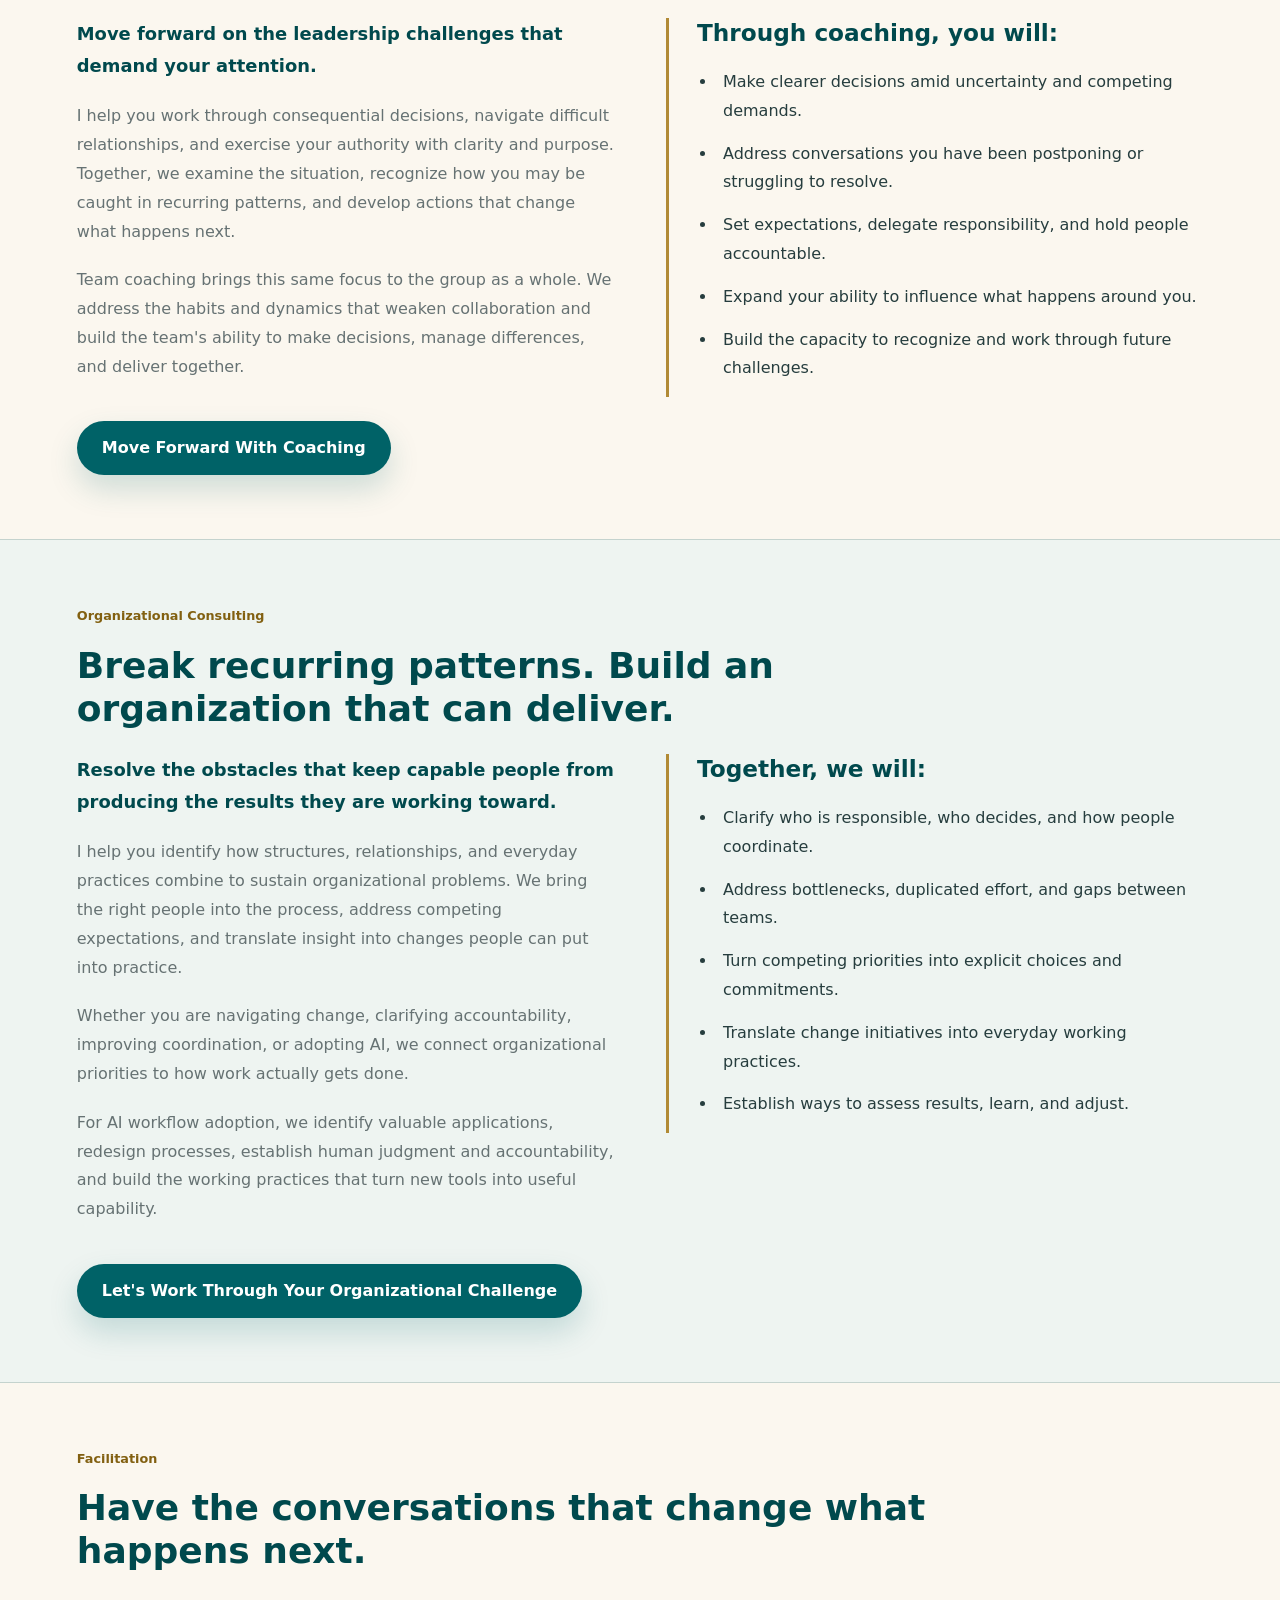
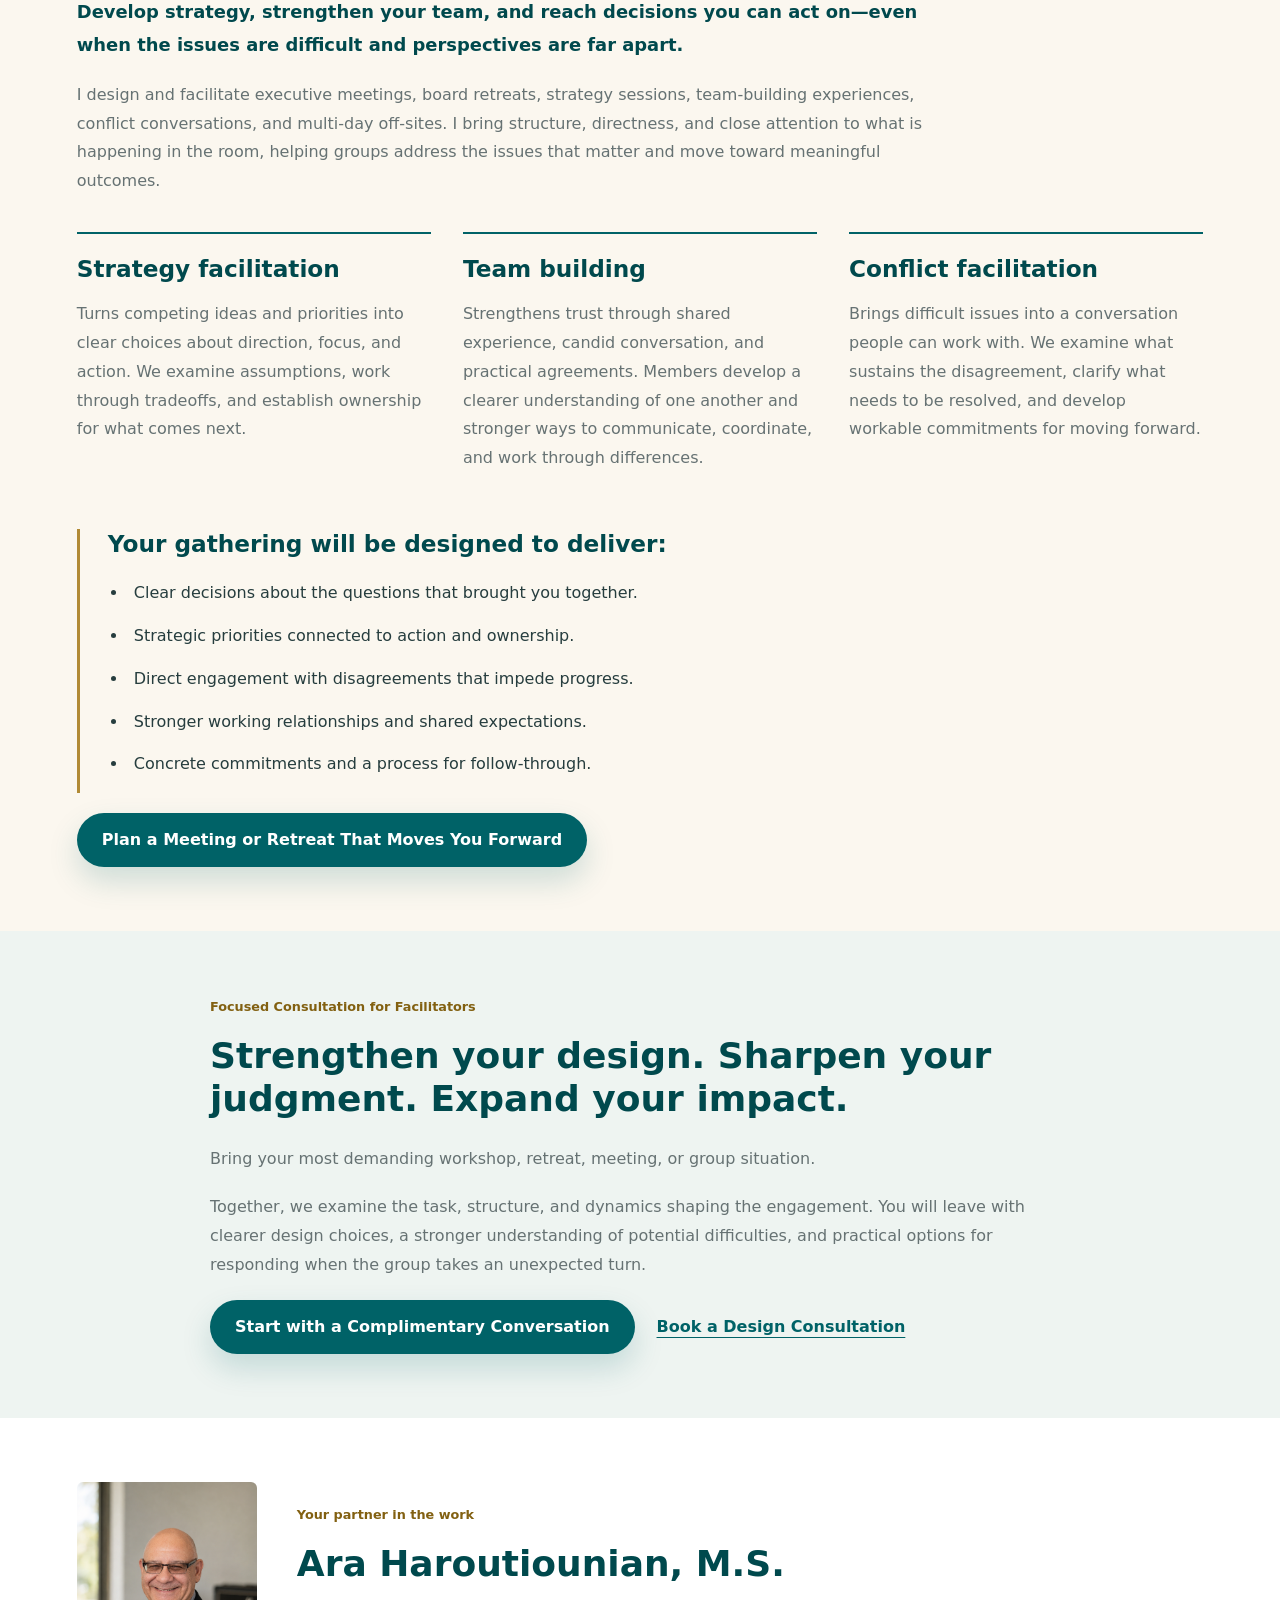
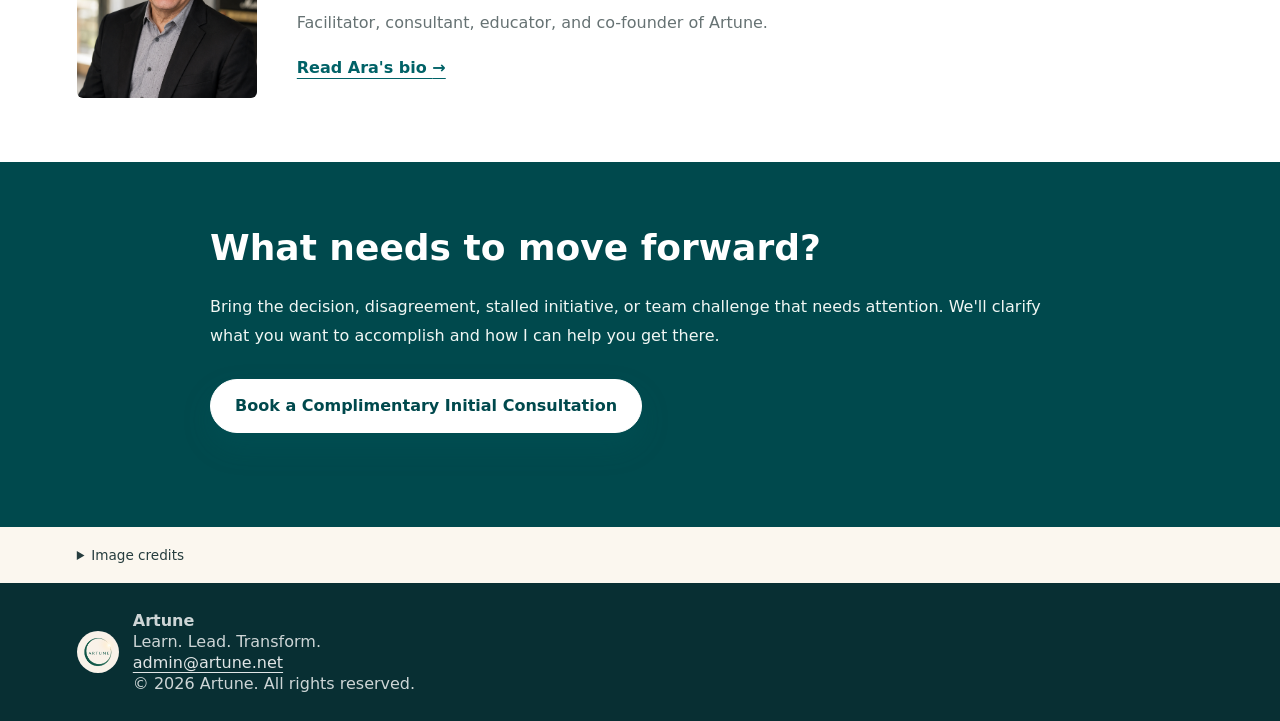
<file: consulting/leadership-and-organizations/index.html>
<!doctype html>
<html lang="en">
  <head>
    <meta charset="utf-8" />
    <meta name="viewport" content="width=device-width, initial-scale=1" />
    <title>Facilitation, Executive Coaching &amp; Organizational Development | Artune</title>
    <meta name="description" content="Work with Ara Haroutiounian on executive and team coaching, organizational development, strategy, facilitation, conflict, and change. Start with a complimentary initial consultation." />
    <link rel="stylesheet" href="../../styles.css" />
    <link rel="stylesheet" href="../../navigation.css" />
    <link rel="stylesheet" href="../../consulting.css" />
    <link rel="stylesheet" href="../../leadership.css" />
    <script defer src="../../analytics.js"></script>
    <script defer src="../../navigation.js"></script>
  </head>
  <body class="practice-page leadership-page">
    <header class="site-header" data-site-header>
      <a class="brand" href="/" aria-label="Artune home"><img src="../../assets/artune-symbol.png" alt="" /><span>Artune</span></a>
      <nav class="nav-links" id="primary-navigation" aria-label="Main navigation">
        <a href="/">Home</a>
        <details class="offerings-menu">
          <summary>Offerings</summary>
          <div class="offerings-submenu">
            <a href="/learning/">Personal &amp; Professional Development</a>
            <a href="/consulting/">Consulting &amp; Coaching</a>
            <a href="/events/">Events</a>
          </div>
        </details>
        <a href="/creators/">Our Practice</a><a href="/about/">About</a><a href="/contact/">Contact</a>
      </nav>
      <button class="menu-toggle" type="button" aria-controls="primary-navigation" aria-expanded="false"><span class="menu-toggle-lines" aria-hidden="true"></span><span class="sr-only">Menu</span></button>
    </header>
    <main>
      <section class="leadership-hero" aria-labelledby="leadership-title">
        <div class="practice-container">
          <p class="practice-eyebrow">Work with Ara Haroutiounian</p>
          <h1 id="leadership-title">Facilitation, Executive Coaching &amp; Organizational Development</h1>
          <p class="leadership-hero-statement">Get beyond what's keeping you stuck.</p>
          <p class="leadership-hero-subtitle">Clearer decisions. Stronger teams. Strategy that moves into action.</p>
          <p>When conversations repeat, conflict persists, or plans stall, you need a way forward.</p>
          <p>I help leaders, teams, and organizations recognize the dynamics holding them back and change how they work together. Through coaching, consulting, and facilitation, we address difficult issues directly, make consequential choices, and build the conditions for sustained progress.</p>
          <a class="button primary initial-consultation-button" href="https://Artune.freshlearn.com/checkout/Coaching/99">Let's Talk About What Needs to Change</a>
        </div>
      </section>

      <nav class="leadership-section-nav" aria-label="Leadership and organizational services">
        <div class="practice-container">
          <a href="#coaching">Executive &amp; Team Coaching</a>
          <a href="#organizational-consulting">Organizational Consulting</a>
          <a href="#facilitation">Facilitation</a>
          <a href="#focused-consultation">Focused Consultation</a>
        </div>
      </nav>

      <section class="practice-section leadership-perspective" aria-labelledby="leadership-perspective-title">
        <div class="practice-container leadership-two-column">
          <div>
            <p class="practice-eyebrow">Applied Human Systems</p>
            <h2 id="leadership-perspective-title">See the pattern. Change what happens next.</h2>
            <img src="../../assets/home/group-learning-960.webp" srcset="../../assets/home/group-learning-480.webp 480w, ../../assets/home/group-learning-960.webp 960w" sizes="(max-width: 800px) calc(100vw - 40px), 480px" width="960" height="640" alt="People listening and contributing to a shared group discussion." loading="lazy" />
          </div>
          <div>
            <p>The way people work together shapes what they can accomplish. Authority, roles, relationships, identity, and unspoken expectations influence every conversation, decision, and effort to change.</p>
            <p>Applied Human Systems brings these influences into focus. Combining organizational psychology, systems thinking, and deep expertise in group dynamics, I help you recognize patterns that are difficult to see from within&mdash;and identify where you can act.</p>
            <p>We turn that understanding into practical changes: clearer responsibilities, more productive conversations, better decisions, and more effective ways of working together.</p>
          </div>
        </div>
      </section>

      <section class="practice-section leadership-service" id="coaching" aria-labelledby="coaching-title">
        <div class="practice-container">
          <p class="practice-eyebrow">Executive &amp; Team Coaching</p>
          <h2 id="coaching-title">Make the decisions. Have the conversations. Lead the change.</h2>
          <div class="leadership-two-column">
            <div>
              <p class="leadership-lead">Move forward on the leadership challenges that demand your attention.</p>
              <p>I help you work through consequential decisions, navigate difficult relationships, and exercise your authority with clarity and purpose. Together, we examine the situation, recognize how you may be caught in recurring patterns, and develop actions that change what happens next.</p>
              <p>Team coaching brings this same focus to the group as a whole. We address the habits and dynamics that weaken collaboration and build the team's ability to make decisions, manage differences, and deliver together.</p>
            </div>
            <div class="leadership-outcomes">
              <h3>Through coaching, you will:</h3>
              <ul>
                <li>Make clearer decisions amid uncertainty and competing demands.</li>
                <li>Address conversations you have been postponing or struggling to resolve.</li>
                <li>Set expectations, delegate responsibility, and hold people accountable.</li>
                <li>Expand your ability to influence what happens around you.</li>
                <li>Build the capacity to recognize and work through future challenges.</li>
              </ul>
            </div>
          </div>
          <a class="button primary initial-consultation-button" href="https://Artune.freshlearn.com/checkout/Coaching/99">Move Forward With Coaching</a>
        </div>
      </section>

      <section class="practice-section leadership-service leadership-consulting" id="organizational-consulting" aria-labelledby="organizational-consulting-title">
        <div class="practice-container">
          <p class="practice-eyebrow">Organizational Consulting</p>
          <h2 id="organizational-consulting-title">Break recurring patterns. Build an organization that can deliver.</h2>
          <div class="leadership-two-column">
            <div>
              <p class="leadership-lead">Resolve the obstacles that keep capable people from producing the results they are working toward.</p>
              <p>I help you identify how structures, relationships, and everyday practices combine to sustain organizational problems. We bring the right people into the process, address competing expectations, and translate insight into changes people can put into practice.</p>
              <p>Whether you are navigating change, clarifying accountability, improving coordination, or adopting AI, we connect organizational priorities to how work actually gets done.</p>
              <p>For AI workflow adoption, we identify valuable applications, redesign processes, establish human judgment and accountability, and build the working practices that turn new tools into useful capability.</p>
            </div>
            <div class="leadership-outcomes">
              <h3>Together, we will:</h3>
              <ul>
                <li>Clarify who is responsible, who decides, and how people coordinate.</li>
                <li>Address bottlenecks, duplicated effort, and gaps between teams.</li>
                <li>Turn competing priorities into explicit choices and commitments.</li>
                <li>Translate change initiatives into everyday working practices.</li>
                <li>Establish ways to assess results, learn, and adjust.</li>
              </ul>
            </div>
          </div>
          <a class="button primary initial-consultation-button" href="https://Artune.freshlearn.com/checkout/Coaching/99">Let's Work Through Your Organizational Challenge</a>
        </div>
      </section>

      <section class="practice-section leadership-service" id="facilitation" aria-labelledby="facilitation-title">
        <div class="practice-container">
          <p class="practice-eyebrow">Facilitation</p>
          <h2 id="facilitation-title">Have the conversations that change what happens next.</h2>
          <p class="leadership-lead practice-reading">Develop strategy, strengthen your team, and reach decisions you can act on&mdash;even when the issues are difficult and perspectives are far apart.</p>
          <p class="practice-reading">I design and facilitate executive meetings, board retreats, strategy sessions, team-building experiences, conflict conversations, and multi-day off-sites. I bring structure, directness, and close attention to what is happening in the room, helping groups address the issues that matter and move toward meaningful outcomes.</p>
          <div class="leadership-facilitation-types">
            <div><h3>Strategy facilitation</h3><p>Turns competing ideas and priorities into clear choices about direction, focus, and action. We examine assumptions, work through tradeoffs, and establish ownership for what comes next.</p></div>
            <div><h3>Team building</h3><p>Strengthens trust through shared experience, candid conversation, and practical agreements. Members develop a clearer understanding of one another and stronger ways to communicate, coordinate, and work through differences.</p></div>
            <div><h3>Conflict facilitation</h3><p>Brings difficult issues into a conversation people can work with. We examine what sustains the disagreement, clarify what needs to be resolved, and develop workable commitments for moving forward.</p></div>
          </div>
          <div class="leadership-outcomes leadership-gathering-outcomes">
            <h3>Your gathering will be designed to deliver:</h3>
            <ul>
              <li>Clear decisions about the questions that brought you together.</li>
              <li>Strategic priorities connected to action and ownership.</li>
              <li>Direct engagement with disagreements that impede progress.</li>
              <li>Stronger working relationships and shared expectations.</li>
              <li>Concrete commitments and a process for follow-through.</li>
            </ul>
          </div>
          <a class="button primary initial-consultation-button" href="https://Artune.freshlearn.com/checkout/Coaching/99">Plan a Meeting or Retreat That Moves You Forward</a>
        </div>
      </section>

      <section class="practice-section leadership-focused" id="focused-consultation" aria-labelledby="focused-consultation-title">
        <div class="practice-container practice-reading">
          <p class="practice-eyebrow">Focused Consultation for Facilitators</p>
          <h2 id="focused-consultation-title">Strengthen your design. Sharpen your judgment. Expand your impact.</h2>
          <p>Bring your most demanding workshop, retreat, meeting, or group situation.</p>
          <p>Together, we examine the task, structure, and dynamics shaping the engagement. You will leave with clearer design choices, a stronger understanding of potential difficulties, and practical options for responding when the group takes an unexpected turn.</p>
          <div class="leadership-actions">
            <a class="button primary initial-consultation-button" href="https://Artune.freshlearn.com/checkout/Coaching/99">Start with a Complimentary Conversation</a>
            <a class="practice-text-link" href="https://Artune.freshlearn.com/checkout/Coaching/95">Book a Design Consultation</a>
          </div>
        </div>
      </section>

      <section class="practice-section leadership-ara" aria-labelledby="leadership-ara-title">
        <div class="practice-container leadership-ara-grid">
          <img src="../../assets/ara-haroutiounian.png" alt="Ara Haroutiounian" loading="lazy" />
          <div><p class="practice-eyebrow">Your partner in the work</p><h2 id="leadership-ara-title">Ara Haroutiounian, M.S.</h2><p>Facilitator, consultant, educator, and co-founder of Artune.</p><a class="practice-text-link" href="/creators/#ara-name">Read Ara's bio <span aria-hidden="true">&rarr;</span></a></div>
        </div>
      </section>

      <section class="practice-section school-connect" aria-labelledby="leadership-connect-title">
        <div class="practice-container practice-reading">
          <h2 id="leadership-connect-title">What needs to move forward?</h2>
          <p>Bring the decision, disagreement, stalled initiative, or team challenge that needs attention. We'll clarify what you want to accomplish and how I can help you get there.</p>
          <a class="button primary initial-consultation-button" href="https://Artune.freshlearn.com/checkout/Coaching/99">Book a Complimentary Initial Consultation</a>
        </div>
      </section>
      <details class="practice-image-credits"><summary>Image credits</summary><p>Group discussion photograph by <a href="https://www.pexels.com/photo/a-group-of-people-sitting-while-discussing-their-work-7691706/">Yan Krukau</a>, used under the <a href="https://www.pexels.com/license/">Pexels License</a>. Portrait supplied by Artune.</p></details>
    </main>
    <footer class="site-footer"><img src="../../assets/artune-symbol.png" alt="" /><div><strong>Artune</strong><span>Learn. Lead. Transform.</span><a href="mailto:admin@artune.net">admin@artune.net</a><span>&copy; 2026 Artune. All rights reserved.</span></div></footer>
  </body>
</html>
</file>
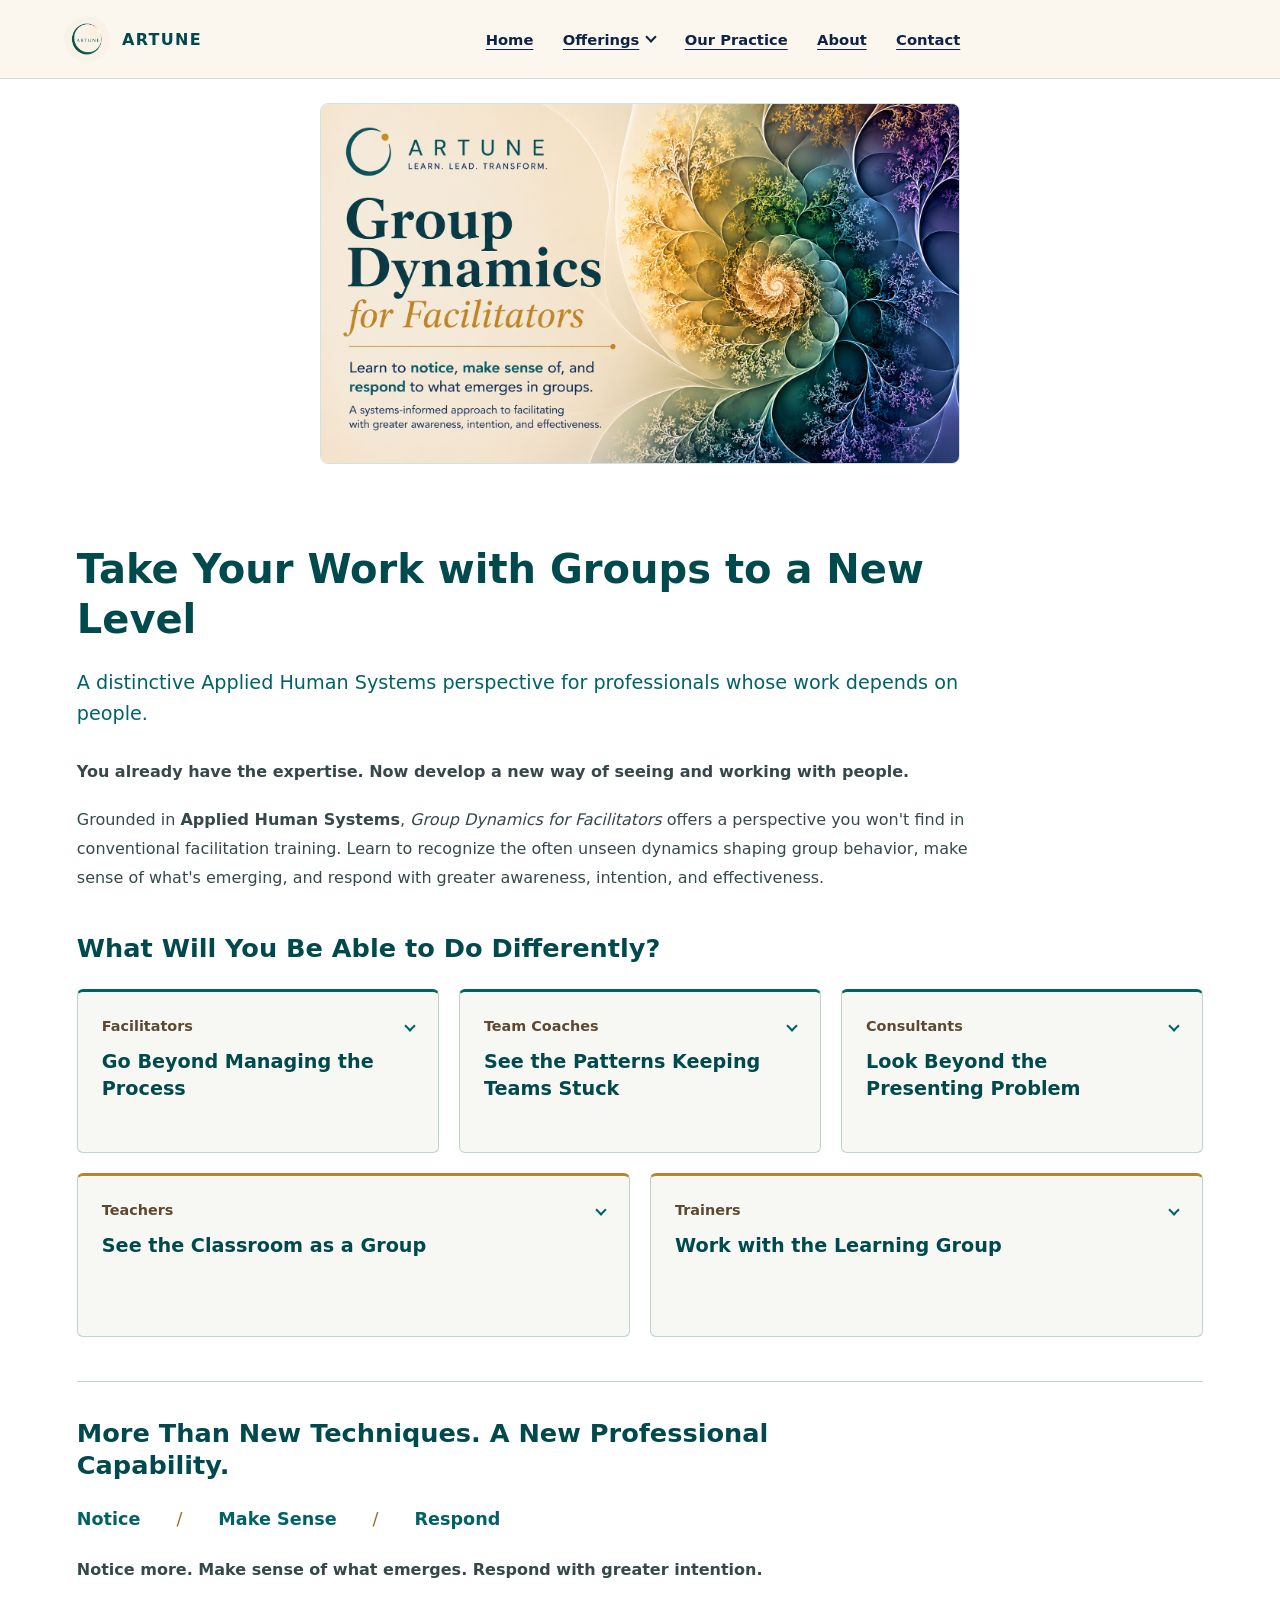
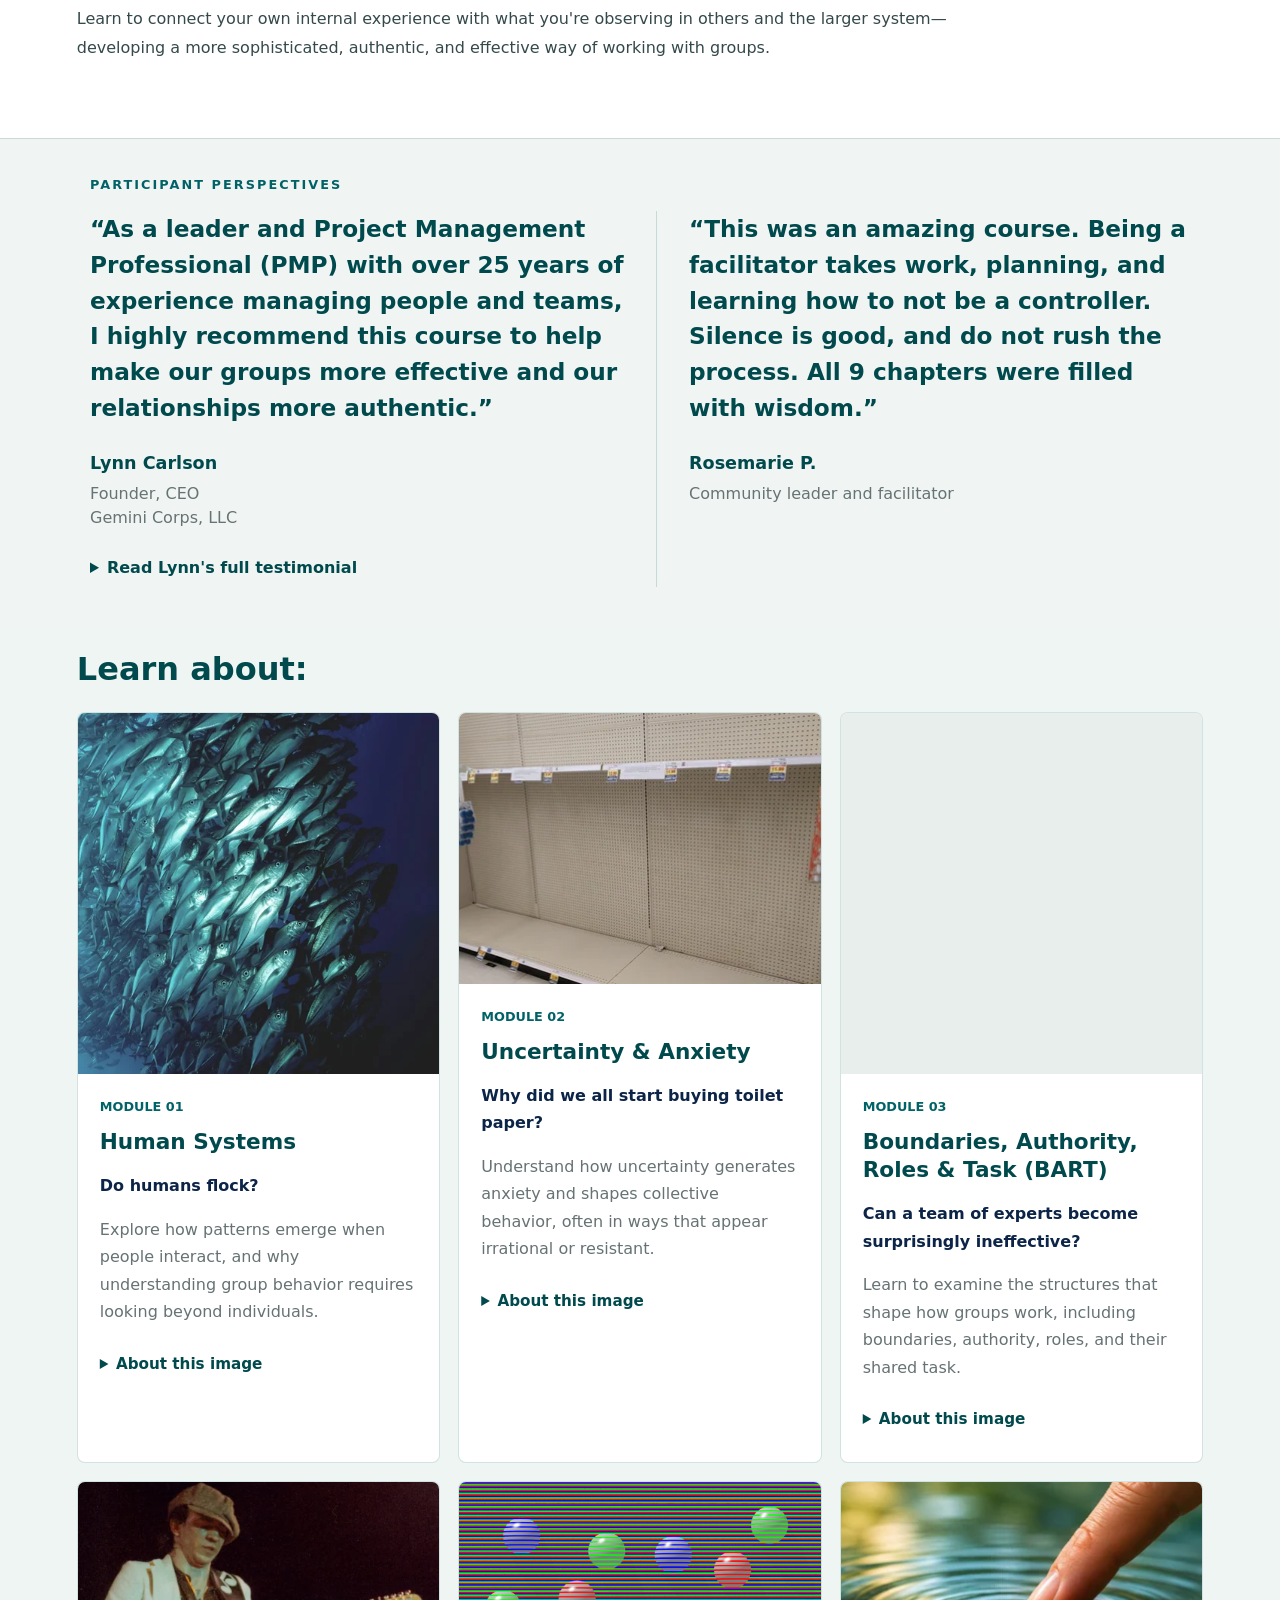
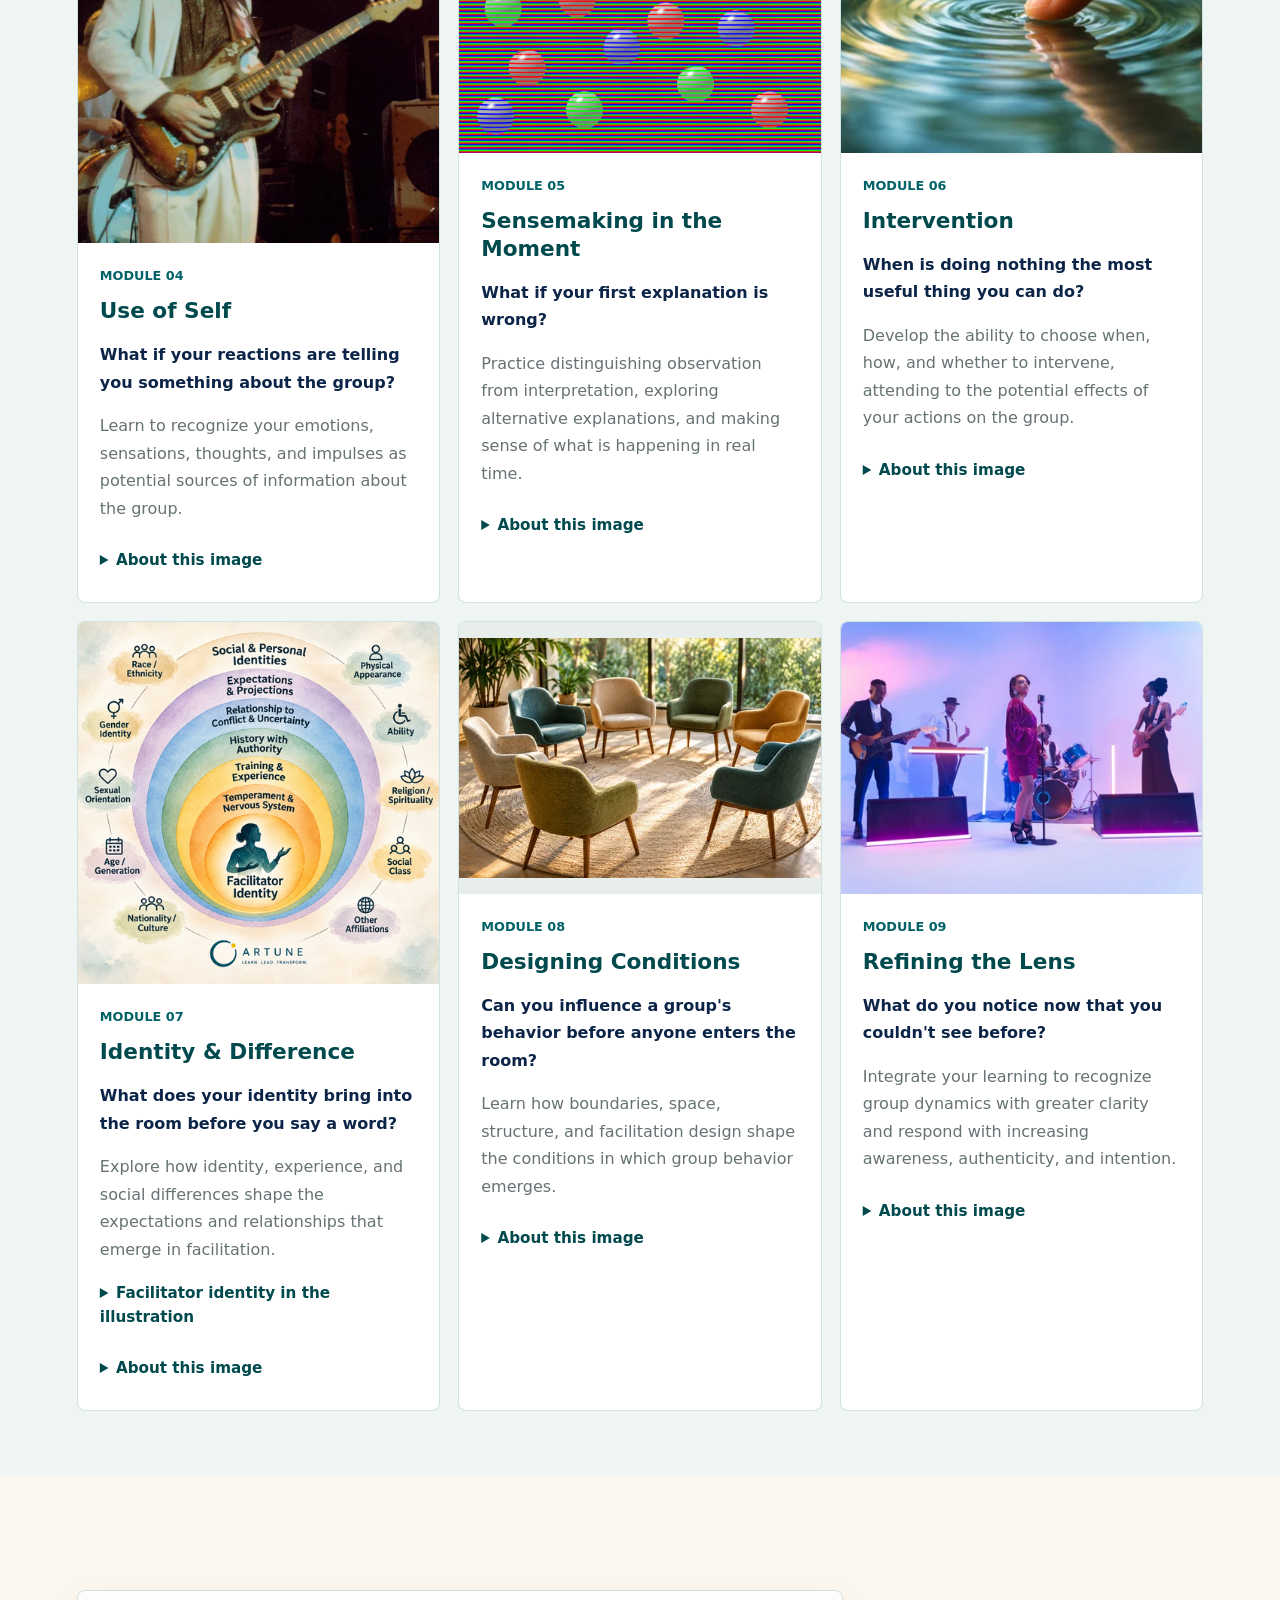
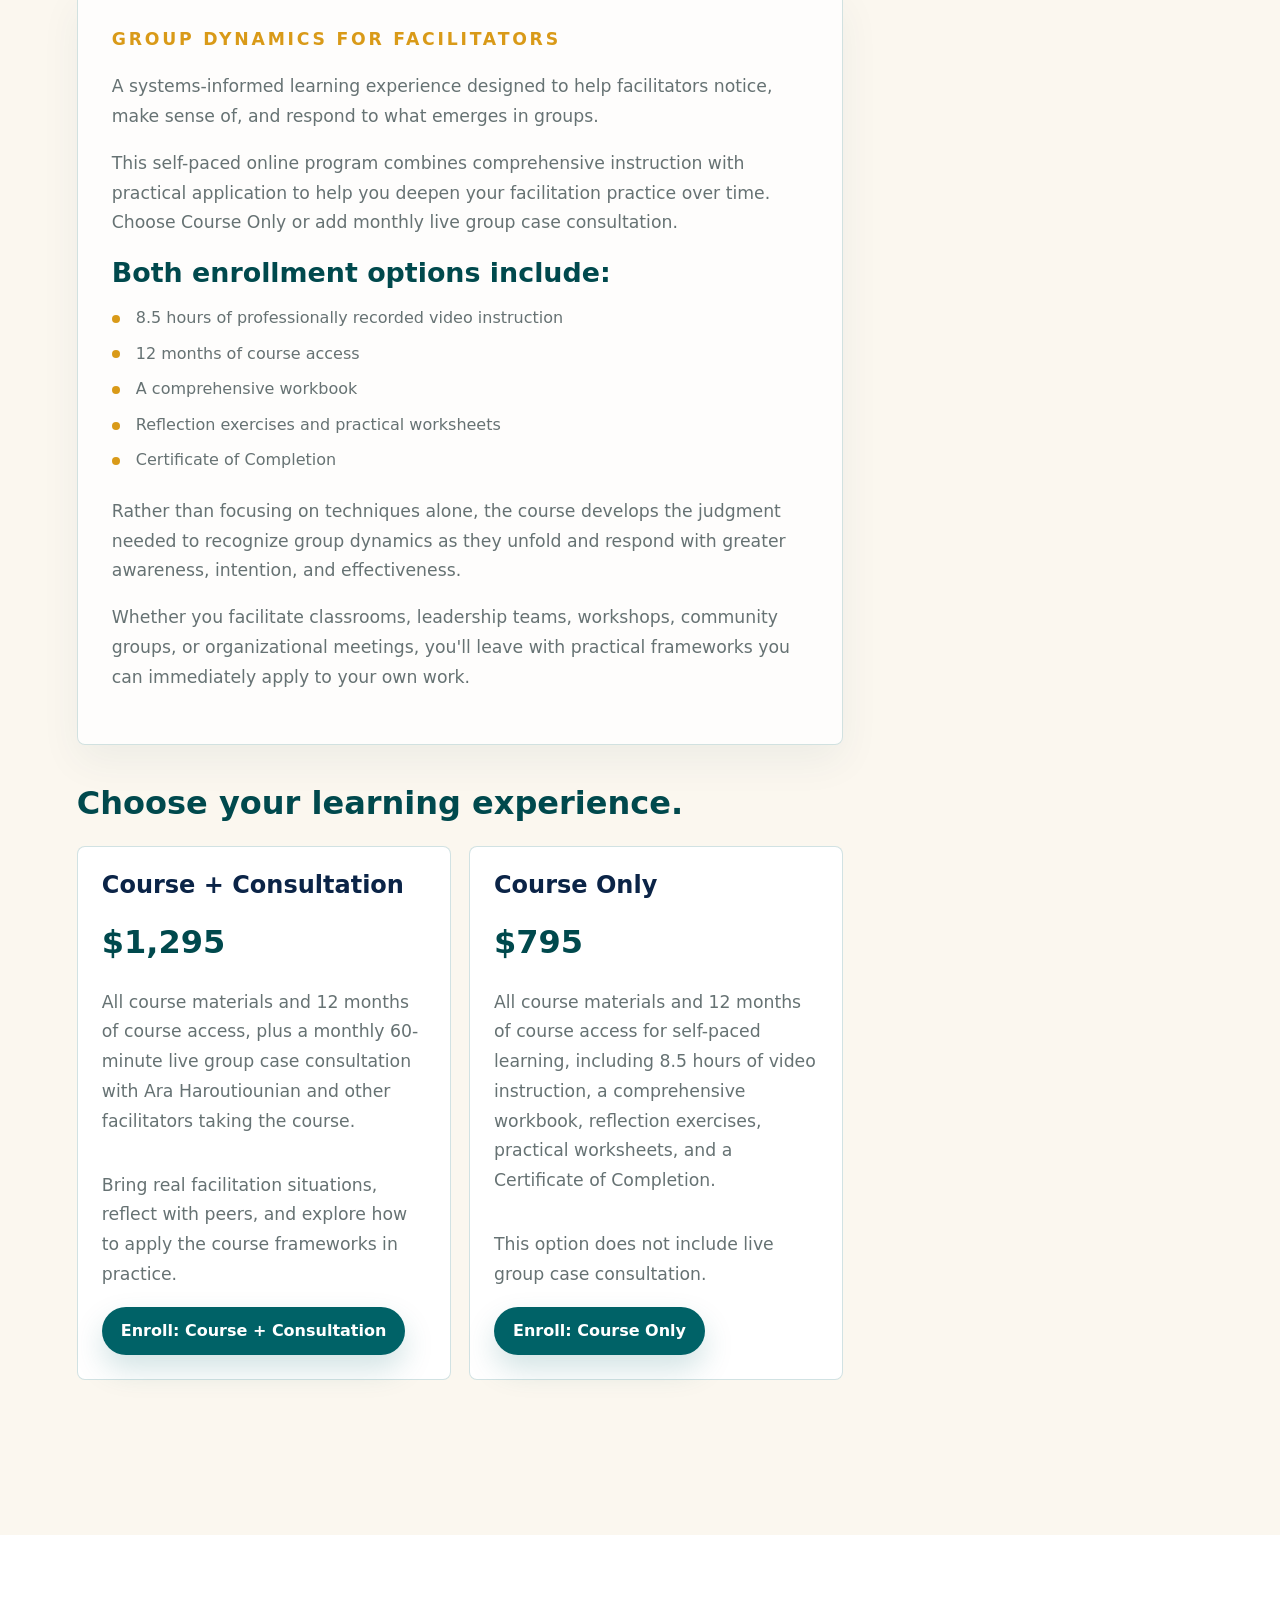
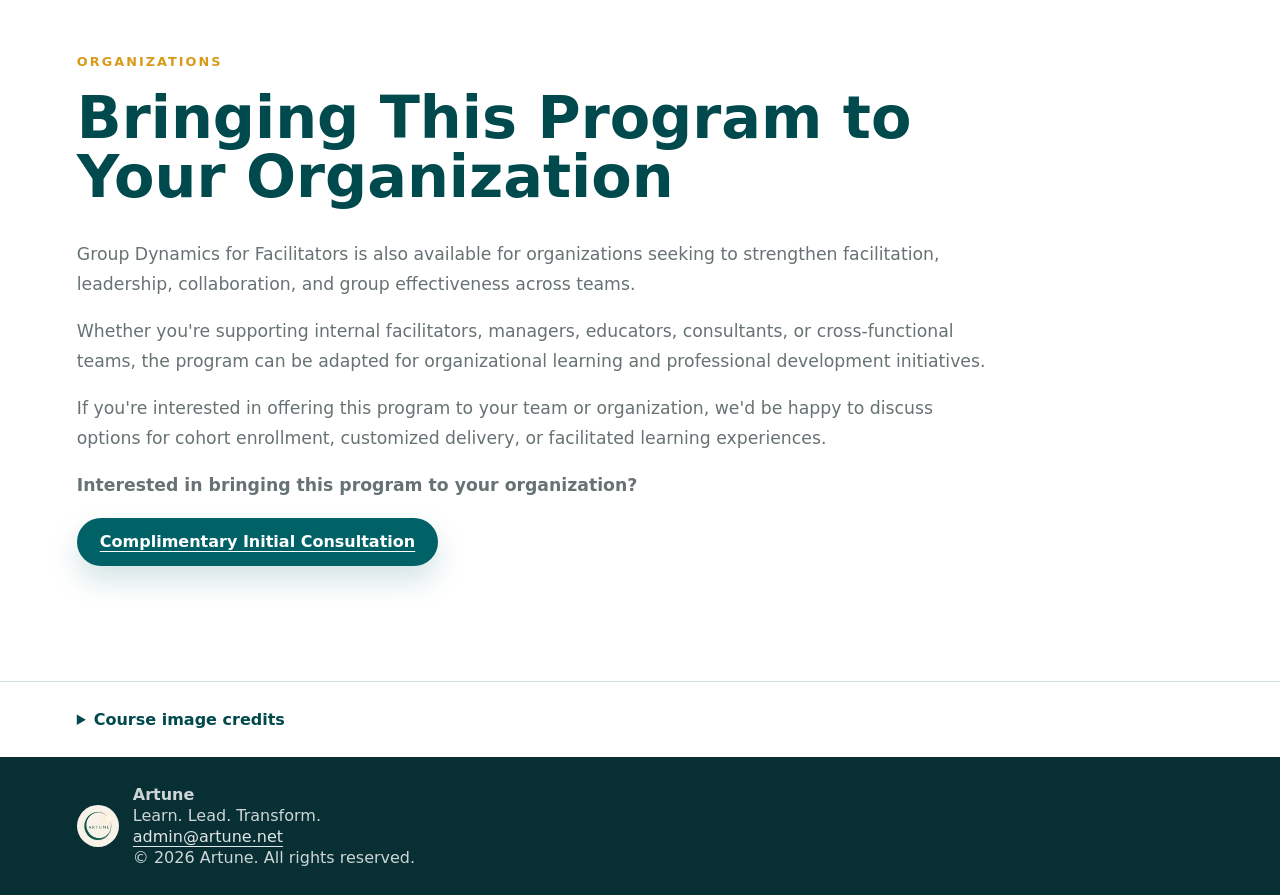
<file: courses/group-dynamics-for-facilitators/index.html>
<!doctype html><html lang="en"><head><meta charset="utf-8" /><meta name="viewport" content="width=device-width, initial-scale=1" /><meta http-equiv="refresh" content="0; url=/learning/group-dynamics-for-facilitators/" /><title>Redirecting | Artune</title><link rel="canonical" href="/learning/group-dynamics-for-facilitators/" /></head><body><p>Redirecting to <a href="/learning/group-dynamics-for-facilitators/">Group Dynamics for Facilitators</a>.</p></body></html>
</file>
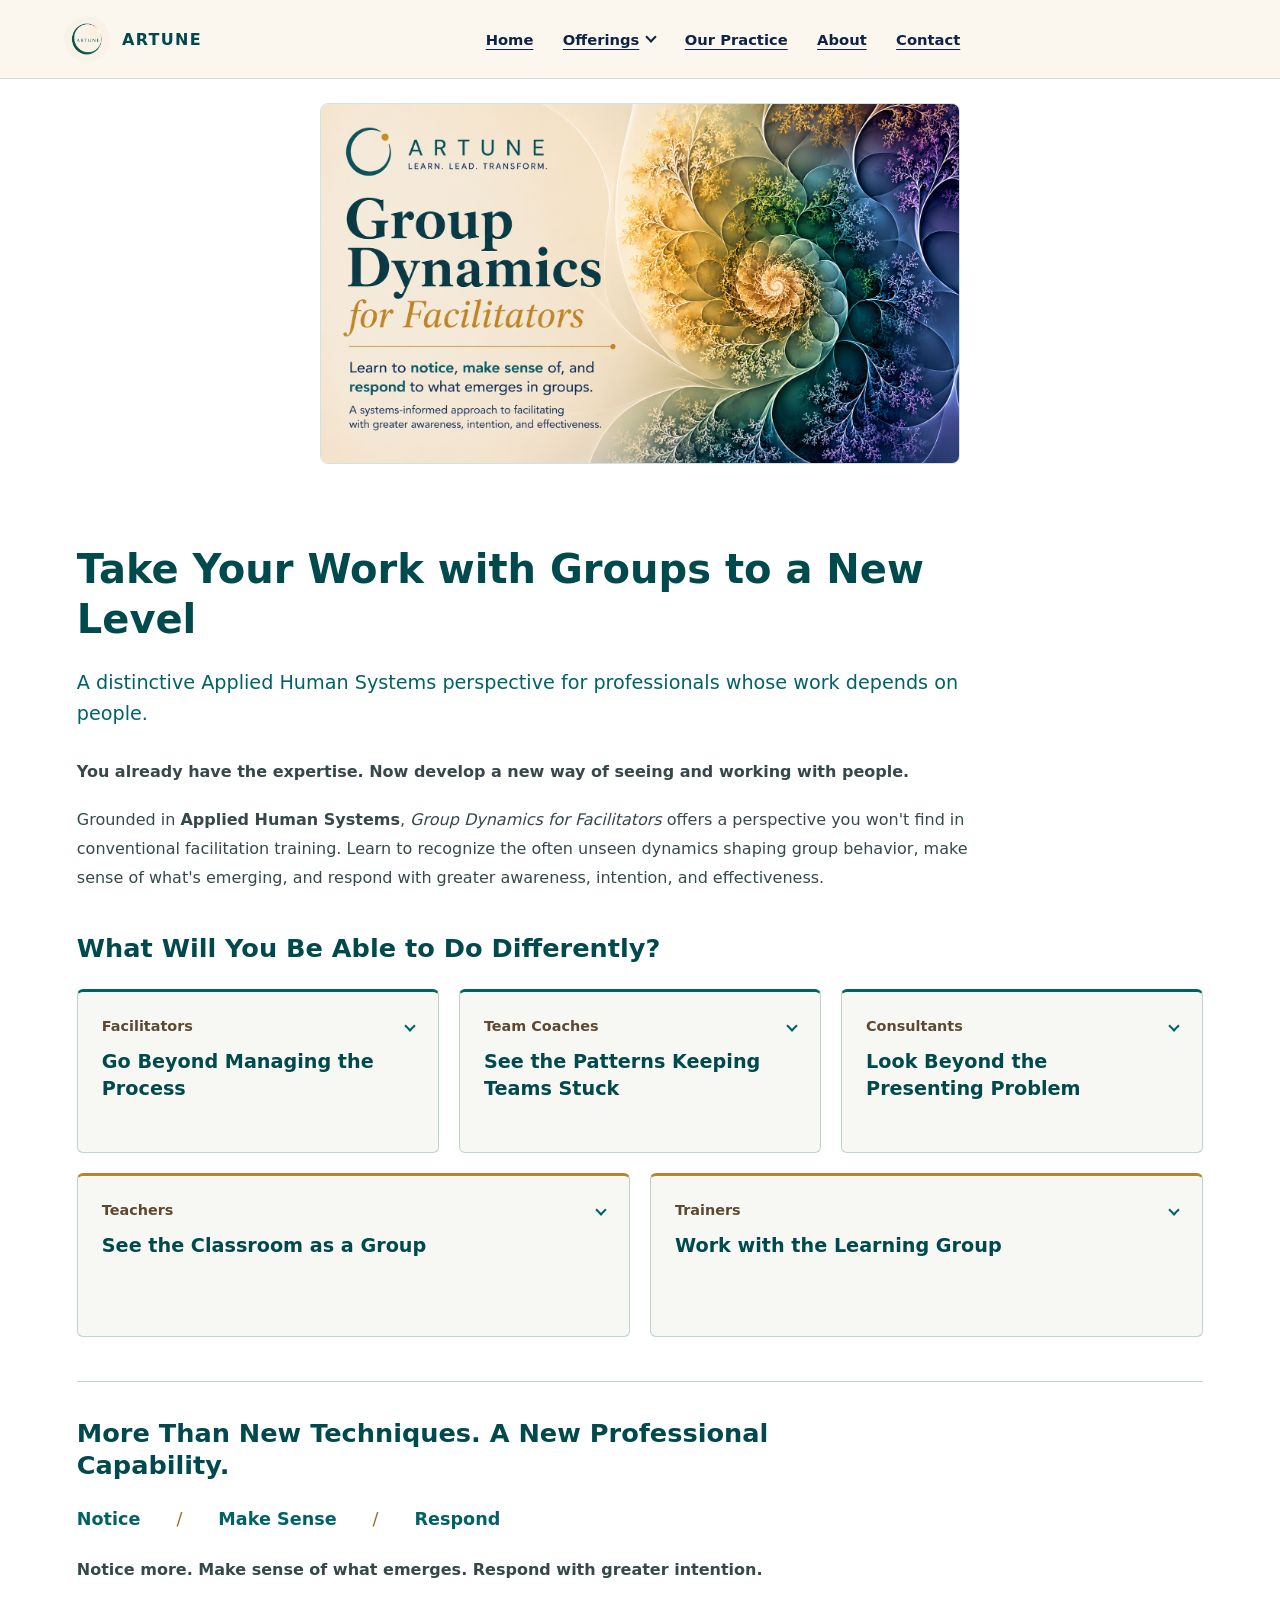
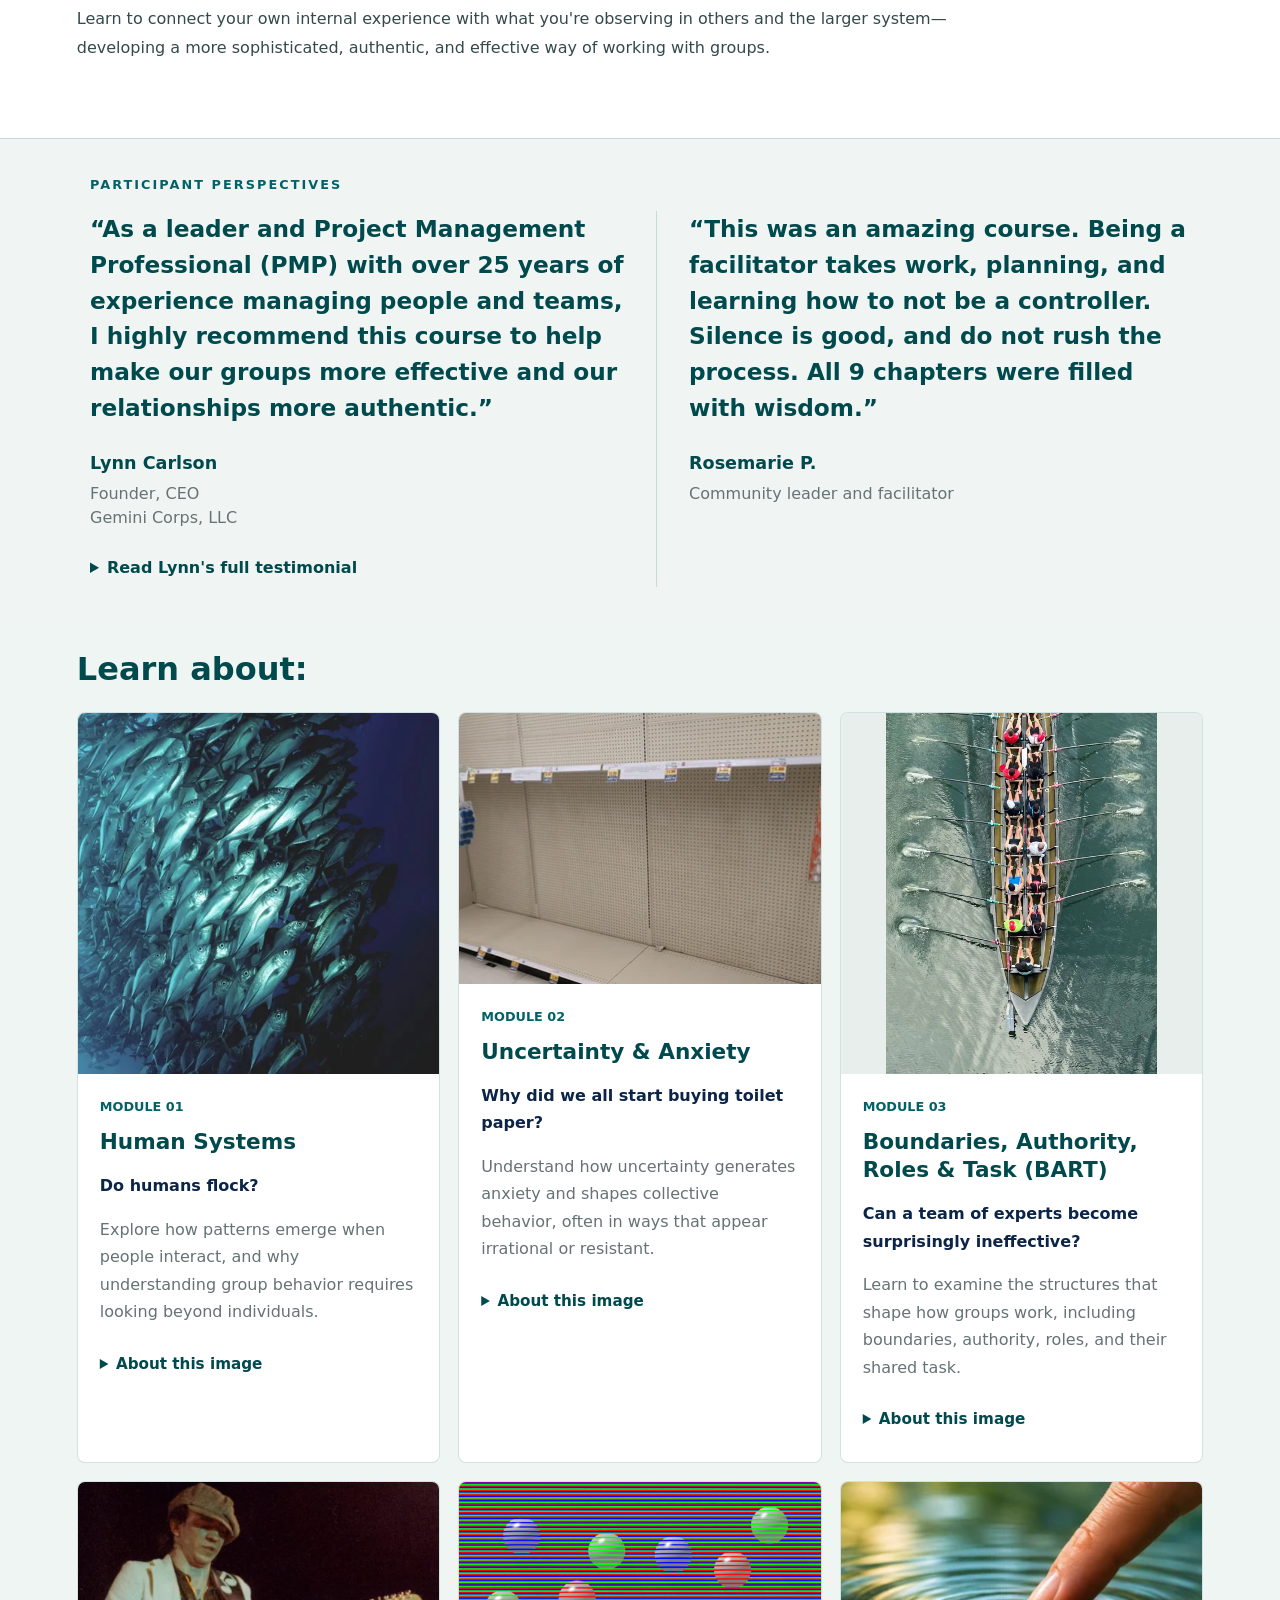
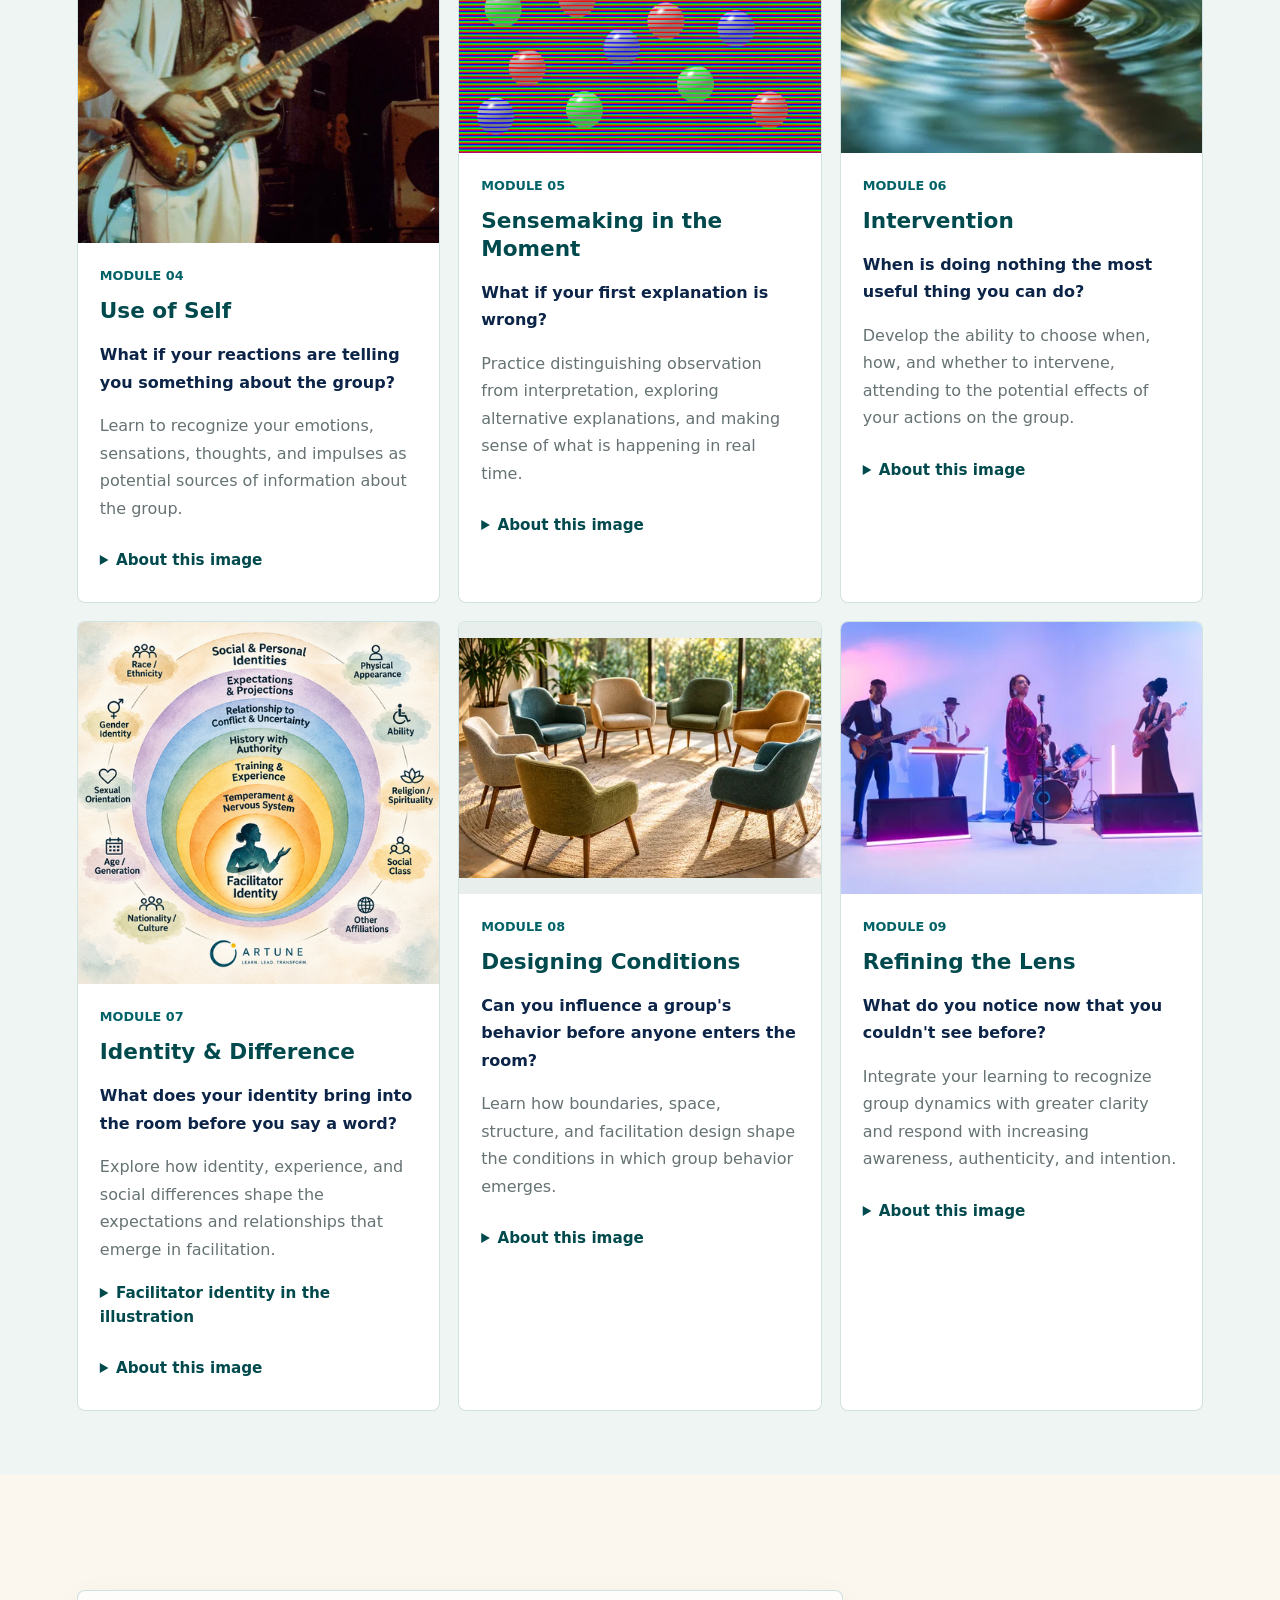
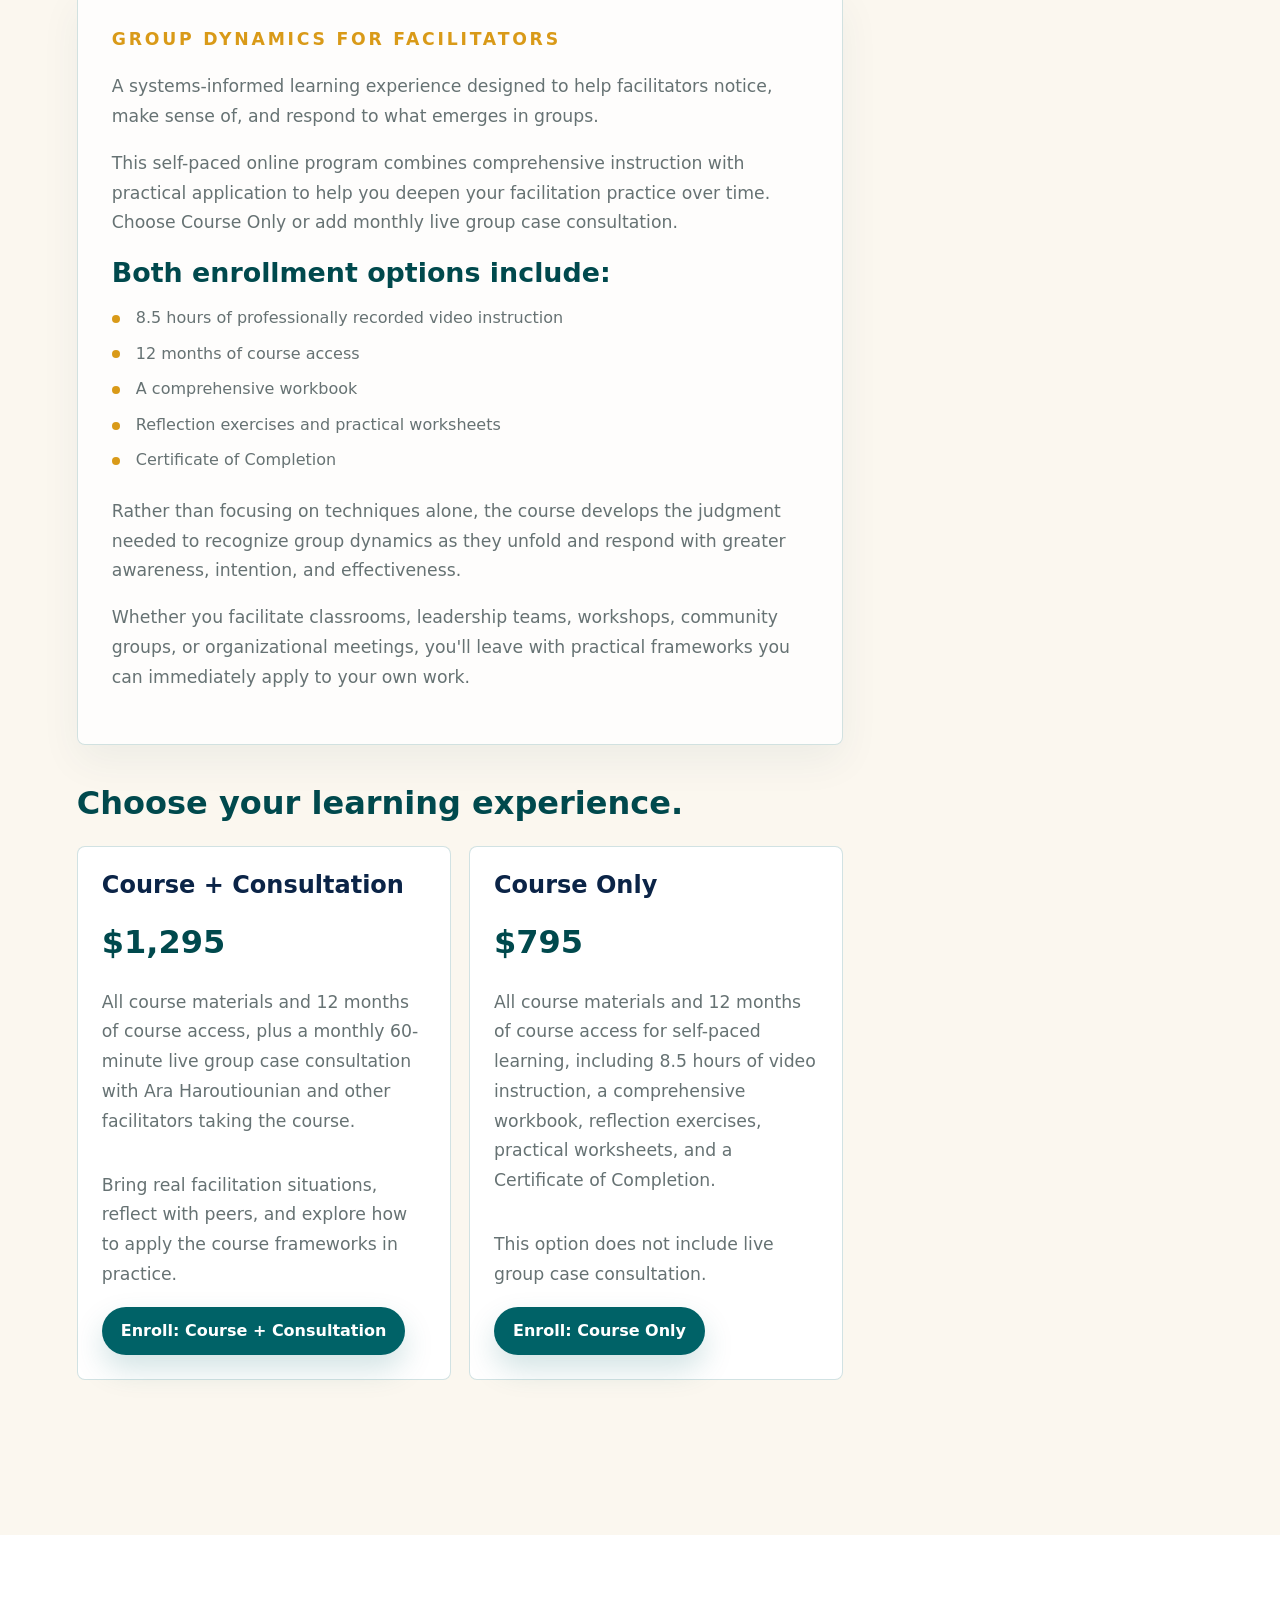
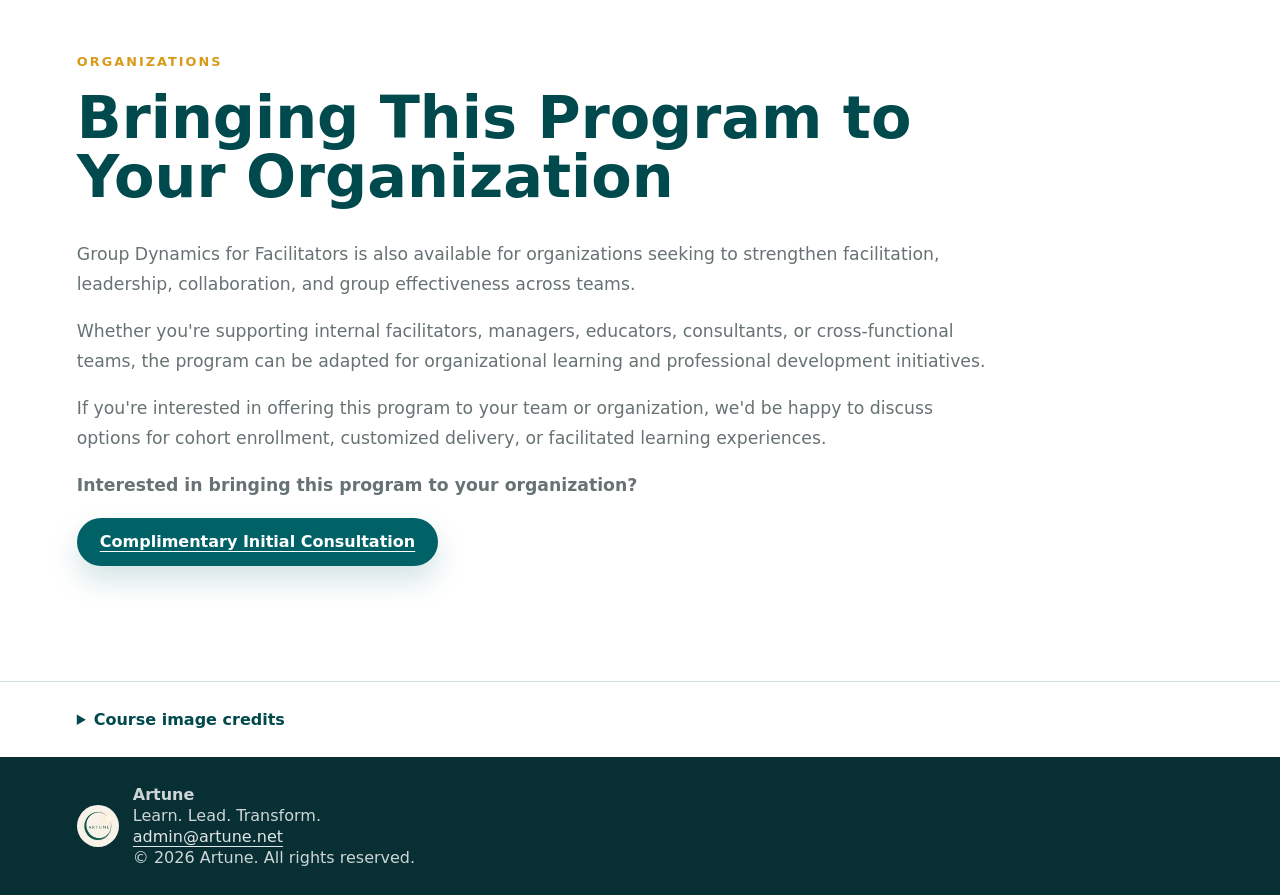
<file: learning/group-dynamics-for-facilitators/index.html>
<!doctype html>
<html lang="en">
  <head>
    <meta charset="utf-8" />
    <meta name="viewport" content="width=device-width, initial-scale=1" />
    <title>Group Dynamics for Facilitators | Artune</title>
    <meta name="description" content="Learn to notice, make sense of, and respond to what emerges in groups." />
    <link rel="stylesheet" href="../../styles.css" />
    <link rel="stylesheet" href="../../navigation.css" />
    <link rel="stylesheet" href="../../course-introduction.css" />
    <script defer src="../../analytics.js"></script>
    <script defer src="../../navigation.js"></script>
  </head>
  <body>
    <header class="site-header" data-site-header>
      <a class="brand" href="/" aria-label="Artune home"><img src="../../assets/artune-symbol.png" alt="" /><span>Artune</span></a>
      <nav class="nav-links" id="primary-navigation" aria-label="Main navigation">
        <a href="/">Home</a><details class="offerings-menu">
          <summary>Offerings</summary>
          <div class="offerings-submenu">
            <a href="/learning/">Personal &amp; Professional Development</a>
            <a href="/consulting/">Consulting &amp; Coaching</a>
            <a href="/events/">Events</a>
          </div>
        </details><a href="/creators/">Our Practice</a><a href="/about/">About</a><a href="/contact/">Contact</a>
      </nav>
      <button class="menu-toggle" type="button" aria-controls="primary-navigation" aria-expanded="false"><span class="menu-toggle-lines" aria-hidden="true"></span><span class="sr-only">Menu</span></button>
    </header>
    <main>
      <section class="course-banner-section course-opening-banner" aria-labelledby="course-title">
        <h1 class="sr-only" id="course-title">Group Dynamics for Facilitators</h1>
        <img src="../../assets/gdf-banner.png" width="1672" height="941" alt="Group Dynamics for Facilitators. Learn to notice, make sense of, and respond to what emerges in groups. A systems-informed approach to facilitating with greater awareness, intention, and effectiveness." />
      </section>
      <section class="course-introduction" aria-labelledby="course-introduction-title">
        <div class="course-introduction-inner">
          <div class="course-introduction-heading">
            <h2 id="course-introduction-title">Take Your Work with Groups to a New Level</h2>
            <p class="course-introduction-subtitle">A distinctive Applied Human Systems perspective for professionals whose work depends on people.</p>
            <p><strong>You already have the expertise. Now develop a new way of seeing and working with people.</strong></p>
            <p>Grounded in <strong>Applied Human Systems</strong>, <em>Group Dynamics for Facilitators</em> offers a perspective you won't find in conventional facilitation training. Learn to recognize the often unseen dynamics shaping group behavior, make sense of what's emerging, and respond with greater awareness, intention, and effectiveness.</p>
          </div>

          <h3 class="course-audience-title">What Will You Be Able to Do Differently?</h3>
          <div class="course-audience-grid">
            <details class="course-audience-card">
              <summary>
                <span class="course-audience-role">Facilitators</span>
                <strong>Go Beyond Managing the Process</strong>
                <span class="course-audience-chevron" aria-hidden="true"></span>
              </summary>
              <p>Recognize what's happening beneath the surface of participation, resistance, conflict, and silence. Make interventions informed by the dynamics of the group, not just the agenda.</p>
            </details>
            <details class="course-audience-card">
              <summary>
                <span class="course-audience-role">Team Coaches</span>
                <strong>See the Patterns Keeping Teams Stuck</strong>
                <span class="course-audience-chevron" aria-hidden="true"></span>
              </summary>
              <p>Identify how informal roles, authority, anxiety, and shared assumptions shape team behavior. Help teams examine patterns that individual coaching alone may not reveal.</p>
            </details>
            <details class="course-audience-card">
              <summary>
                <span class="course-audience-role">Consultants</span>
                <strong>Look Beyond the Presenting Problem</strong>
                <span class="course-audience-chevron" aria-hidden="true"></span>
              </summary>
              <p>Recognize the systemic dynamics behind organizational challenges. Ask different questions, uncover competing expectations, and develop more informed approaches to change and collaboration.</p>
            </details>
            <details class="course-audience-card">
              <summary>
                <span class="course-audience-role">Teachers</span>
                <strong>See the Classroom as a Group</strong>
                <span class="course-audience-chevron" aria-hidden="true"></span>
              </summary>
              <p>Recognize how informal roles, authority, identity, and group dynamics influence student participation and learning. Respond to classroom challenges with a wider perspective than individual behavior alone.</p>
            </details>
            <details class="course-audience-card">
              <summary>
                <span class="course-audience-role">Trainers</span>
                <strong>Work with the Learning Group</strong>
                <span class="course-audience-chevron" aria-hidden="true"></span>
              </summary>
              <p>Recognize how group dynamics influence engagement, resistance, and learning. Design experiences more intentionally and respond to what emerges rather than relying exclusively on prepared activities.</p>
            </details>
          </div>

          <div class="course-capability">
            <h3>More Than New Techniques. A New Professional Capability.</h3>
            <ul class="course-capability-sequence" aria-label="Three connected capacities">
              <li>Notice</li>
              <li>Make Sense</li>
              <li>Respond</li>
            </ul>
            <p><strong>Notice more. Make sense of what emerges. Respond with greater intention.</strong></p>
            <p>Learn to connect your own internal experience with what you're observing in others and the larger system&mdash;developing a more sophisticated, authentic, and effective way of working with groups.</p>
          </div>
        </div>
      </section>
      <section class="course-testimonial" aria-labelledby="testimonial-heading">
        <div class="course-testimonial-inner">
          <h2 class="kicker" id="testimonial-heading">Participant perspectives</h2>
          <div class="testimonial-grid">
            <div class="testimonial-entry">
          <figure class="testimonial-quote">
            <blockquote>
              <p>&ldquo;As a leader and Project Management Professional (PMP) with over 25 years of experience managing people and teams, I highly recommend this course to help make our groups more effective and our relationships more authentic.&rdquo;</p>
            </blockquote>
            <figcaption>
              <strong>Lynn Carlson</strong>
              <span>Founder, CEO<br />Gemini Corps, LLC</span>
            </figcaption>
          </figure>
          <details class="testimonial-details">
            <summary>Read Lynn's full testimonial</summary>
            <blockquote>
              <p>&ldquo;Even after graduating with my Master's degree in Organizational Psychology and consulting with client organizations ranging from 5 to 5,000 employees for the last six years, I still gained a lot of new, useful, and practical education from the Group Dynamics for Facilitators course. The videos, worksheets, and workbooks were very useful for truly integrating the knowledge and skills.</p>
              <p>I also learned a lot about myself as a facilitator and how to continue growing my skills in helping groups navigate uncertainty and focus on the work before them- especially when unproductive behaviors start to take the group off task.</p>
              <p>As a leader and Project Management Professional (PMP) with over 25 years of experience managing people and teams, I highly recommend this course to help make our groups more effective and our relationships more authentic. I'm recommending it to my clients, teammates, community groups, and peers. Anyone who is a part of or leads a group, team, or organization can benefit from this course!&rdquo;</p>
            </blockquote>
          </details>
            </div>
            <figure class="testimonial-quote testimonial-entry testimonial-entry-rose">
              <blockquote>
                <p>&ldquo;This was an amazing course. Being a facilitator takes work, planning, and learning how to not be a controller. Silence is good, and do not rush the process. All 9 chapters were filled with wisdom.&rdquo;</p>
              </blockquote>
              <figcaption>
                <strong>Rosemarie P.</strong>
                <span>Community leader and facilitator</span>
              </figcaption>
            </figure>
          </div>
        </div>
      </section>
      <section class="section course-section course-curriculum course-curriculum-visual" aria-labelledby="curriculum-heading">
        <div class="section-heading">
          <h2 id="curriculum-heading">Learn about:</h2>
        </div>
        <div class="curriculum-list">
          <article class="module-card">
            <div class="module-image-frame module-image-frame-tall">
              <img class="module-image module-image-fish" src="../../assets/modules/01-human-systems-960.webp"
                srcset="../../assets/modules/01-human-systems-480.webp 480w, ../../assets/modules/01-human-systems-960.webp 960w, ../../assets/modules/01-human-systems-1440.webp 1440w"
                sizes="(max-width: 620px) calc(100vw - 36px), (max-width: 980px) calc((100vw - 100px) / 2), 400px"
                width="960" height="1440" alt="A school of fish swimming together underwater." loading="eager" decoding="async" />
            </div>
            <div class="module-card-copy">
              <p class="module-number">Module 01</p>
              <h3>Human Systems</h3>
              <p class="module-question"><strong>Do humans flock?</strong></p>
              <p>Explore how patterns emerge when people interact, and why understanding group behavior requires looking beyond individuals.</p>
              <details class="module-image-explanation">
                <summary>About this image</summary>
                <p>A school of fish moves as a coordinated whole without a single leader directing every turn. Groups, too, develop patterns through the ongoing interaction of their members.</p>
              </details>
            </div>
          </article>
          <article class="module-card">
            <div class="module-image-frame">
              <img class="module-image" src="../../assets/modules/02-uncertainty-960.webp"
                srcset="../../assets/modules/02-uncertainty-480.webp 480w, ../../assets/modules/02-uncertainty-960.webp 960w, ../../assets/modules/02-uncertainty-1440.webp 1440w"
                sizes="(max-width: 620px) calc(100vw - 36px), (max-width: 980px) calc((100vw - 100px) / 2), 400px"
                width="960" height="540" alt="Empty shelves in a supermarket toilet paper aisle." loading="eager" decoding="async" />
            </div>
            <div class="module-card-copy">
              <p class="module-number">Module 02</p>
              <h3>Uncertainty &amp; Anxiety</h3>
              <p class="module-question"><strong>Why did we all start buying toilet paper?</strong></p>
              <p>Understand how uncertainty generates anxiety and shapes collective behavior, often in ways that appear irrational or resistant.</p>
              <details class="module-image-explanation">
                <summary>About this image</summary>
                <p>Empty toilet paper shelves during the COVID-19 pandemic illustrate how uncertainty can spread through a community and shape collective behavior. What looks irrational may be an attempt to regain a sense of security.</p>
              </details>
            </div>
          </article>
          <article class="module-card">
            <div class="module-image-frame module-image-frame-tall">
              <img class="module-image module-image-full" src="../../assets/modules/03-bart-960.webp"
                srcset="../../assets/modules/03-bart-480.webp 480w, ../../assets/modules/03-bart-960.webp 960w, ../../assets/modules/03-bart-1440.webp 1440w"
                sizes="(max-width: 620px) calc(100vw - 36px), (max-width: 980px) calc((100vw - 100px) / 2), 400px"
                width="960" height="1280" alt="Overhead view of a rowing crew and its oars on the water in Bilbao." loading="eager" decoding="async" />
            </div>
            <div class="module-card-copy">
              <p class="module-number">Module 03</p>
              <h3>Boundaries, Authority, Roles &amp; Task (BART)</h3>
              <p class="module-question"><strong>Can a team of experts become surprisingly ineffective?</strong></p>
              <p>Learn to examine the structures that shape how groups work, including boundaries, authority, roles, and their shared task.</p>
              <details class="module-image-explanation">
                <summary>About this image</summary>
                <p>A rowing crew depends on more than individual strength. A shared task, clear roles, coordinated effort, and understood authority help turn individual contributions into collective movement.</p>
              </details>
            </div>
          </article>
          <article class="module-card">
            <div class="module-image-frame module-image-frame-tall">
              <img class="module-image module-image-guitar" src="../../assets/modules/04-use-of-self-960.webp"
                srcset="../../assets/modules/04-use-of-self-480.webp 480w, ../../assets/modules/04-use-of-self-960.webp 960w, ../../assets/modules/04-use-of-self-1440.webp 999w"
                sizes="(max-width: 620px) calc(100vw - 36px), (max-width: 980px) calc((100vw - 100px) / 2), 400px"
                width="960" height="1318" alt="Stevie Ray Vaughan playing guitar onstage in 1983." loading="lazy" decoding="async" />
            </div>
            <div class="module-card-copy">
              <p class="module-number">Module 04</p>
              <h3>Use of Self</h3>
              <p class="module-question"><strong>What if your reactions are telling you something about the group?</strong></p>
              <p>Learn to recognize your emotions, sensations, thoughts, and impulses as potential sources of information about the group.</p>
              <details class="module-image-explanation">
                <summary>About this image</summary>
                <p>A musician listens and responds through their whole body, drawing on practice, feeling, and judgment. Facilitators can likewise learn to notice their internal experience as they respond to a group.</p>
              </details>
            </div>
          </article>
          <article class="module-card">
            <div class="module-image-frame">
              <img class="module-image module-image-full" src="../../assets/modules/05-sensemaking-960.webp"
                srcset="../../assets/modules/05-sensemaking-480.webp 480w, ../../assets/modules/05-sensemaking-960.webp 960w, ../../assets/modules/05-sensemaking-1440.webp 1440w"
                sizes="(max-width: 620px) calc(100vw - 36px), (max-width: 980px) calc((100vw - 100px) / 2), 400px"
                width="960" height="720" alt="Identical gray spheres appear to be different colors where colored stripes cross them." loading="lazy" decoding="async" />
            </div>
            <div class="module-card-copy">
              <p class="module-number">Module 05</p>
              <h3>Sensemaking in the Moment</h3>
              <p class="module-question"><strong>What if your first explanation is wrong?</strong></p>
              <p>Practice distinguishing observation from interpretation, exploring alternative explanations, and making sense of what is happening in real time.</p>
              <details class="module-image-explanation">
                <summary>About this image</summary>
                <p>These spheres share the same base color, yet the surrounding stripes make them appear different. Context shapes perception, reminding us to question our first interpretation.</p>
              </details>
            </div>
          </article>
          <article class="module-card">
            <div class="module-image-frame">
              <img class="module-image module-image-ripples" src="../../assets/modules/06-intervention-960.webp"
                srcset="../../assets/modules/06-intervention-480.webp 480w, ../../assets/modules/06-intervention-960.webp 960w, ../../assets/modules/06-intervention-1440.webp 1440w"
                sizes="(max-width: 620px) calc(100vw - 36px), (max-width: 980px) calc((100vw - 100px) / 2), 400px"
                width="960" height="540" alt="A fingertip touches the surface of water, sending concentric ripples outward." loading="lazy" decoding="async" />
            </div>
            <div class="module-card-copy">
              <p class="module-number">Module 06</p>
              <h3>Intervention</h3>
              <p class="module-question"><strong>When is doing nothing the most useful thing you can do?</strong></p>
              <p>Develop the ability to choose when, how, and whether to intervene, attending to the potential effects of your actions on the group.</p>
              <details class="module-image-explanation">
                <summary>About this image</summary>
                <p>A fingertip touching water sends ripples beyond the point of contact. An intervention can similarly affect relationships and dynamics beyond the immediate exchange.</p>
              </details>
            </div>
          </article>
          <article class="module-card">
            <div class="module-image-frame module-image-frame-tall">
              <img class="module-image module-image-full" src="../../assets/modules/07-identity-and-difference-960.webp"
                srcset="../../assets/modules/07-identity-and-difference-480.webp 480w, ../../assets/modules/07-identity-and-difference-960.webp 960w, ../../assets/modules/07-identity-and-difference-1440.webp 1254w"
                sizes="(max-width: 620px) calc(100vw - 36px), (max-width: 980px) calc((100vw - 100px) / 2), 400px"
                width="960" height="960" alt="Concentric watercolor rings depict facilitator identity, with identity words around the perimeter." loading="lazy" decoding="async" />
            </div>
            <div class="module-card-copy">
              <p class="module-number">Module 07</p>
              <h3>Identity &amp; Difference</h3>
              <p class="module-question"><strong>What does your identity bring into the room before you say a word?</strong></p>
              <p>Explore how identity, experience, and social differences shape the expectations and relationships that emerge in facilitation.</p>
              <details class="identity-description">
                <summary>Facilitator identity in the illustration</summary>
                <p>From the center outward: Facilitator Identity; Temperament &amp; Nervous System; Training &amp; Experience; History with Authority; Relationship to Conflict &amp; Uncertainty; Expectations &amp; Projections; Social &amp; Personal Identities.</p>
                <p>Around the perimeter: Race / Ethnicity; Gender Identity; Sexual Orientation; Age / Generation; Nationality / Culture; Physical Appearance; Ability; Religion / Spirituality; Social Class; Other Affiliations.</p>
              </details>
              <details class="module-image-explanation">
                <summary>About this image</summary>
                <p>This illustration from the course&rsquo;s Identity &amp; Difference module shows the many influences a facilitator brings into a room. Identity, experience, and the expectations of others shape how we perceive and participate in group life.</p>
              </details>
            </div>
          </article>
          <article class="module-card">
            <div class="module-image-frame">
              <img class="module-image module-image-full" src="../../assets/modules/08-designing-conditions-960.webp"
                srcset="../../assets/modules/08-designing-conditions-480.webp 480w, ../../assets/modules/08-designing-conditions-960.webp 960w, ../../assets/modules/08-designing-conditions-1440.webp 1440w"
                sizes="(max-width: 620px) calc(100vw - 36px), (max-width: 980px) calc((100vw - 100px) / 2), 400px"
                width="960" height="640" alt="Seven upholstered chairs form a circle on a woven rug in a sunlit room." loading="lazy" decoding="async" />
            </div>
            <div class="module-card-copy">
              <p class="module-number">Module 08</p>
              <h3>Designing Conditions</h3>
              <p class="module-question"><strong>Can you influence a group's behavior before anyone enters the room?</strong></p>
              <p>Learn how boundaries, space, structure, and facilitation design shape the conditions in which group behavior emerges.</p>
              <details class="module-image-explanation">
                <summary>About this image</summary>
                <p>The arrangement of chairs creates possibilities for how people meet and interact. Choices about space and structure begin shaping a group before the conversation starts.</p>
              </details>
            </div>
          </article>
          <article class="module-card">
            <div class="module-image-frame">
              <img class="module-image" src="../../assets/modules/09-refining-the-lens-960.webp"
                srcset="../../assets/modules/09-refining-the-lens-480.webp 480w, ../../assets/modules/09-refining-the-lens-960.webp 960w, ../../assets/modules/09-refining-the-lens-1440.webp 1440w"
                sizes="(max-width: 620px) calc(100vw - 36px), (max-width: 980px) calc((100vw - 100px) / 2), 400px"
                width="960" height="661" alt="Band members perform together as an ensemble." loading="lazy" decoding="async" />
            </div>
            <div class="module-card-copy">
              <p class="module-number">Module 09</p>
              <h3>Refining the Lens</h3>
              <p class="module-question"><strong>What do you notice now that you couldn't see before?</strong></p>
              <p>Integrate your learning to recognize group dynamics with greater clarity and respond with increasing awareness, authenticity, and intention.</p>
              <details class="module-image-explanation">
                <summary>About this image</summary>
                <p>In an improvising jazz ensemble, musicians listen, adjust, and trust their own authority while authorizing others to do the same. Facilitation calls for a similar practice: contributing with confidence while making room for others to shape what emerges.</p>
              </details>
            </div>
          </article>
        </div>
      </section>
      <section class="section text-page">
        <div class="course-offer">
          <p class="kicker">Group Dynamics for Facilitators</p>
          <p>
            A systems-informed learning experience designed to help facilitators
            notice, make sense of, and respond to what emerges in groups.
          </p>
          <p>
            This self-paced online program combines comprehensive instruction with
            practical application to help you deepen your facilitation practice
            over time. Choose Course Only or add monthly live group case consultation.
          </p>
          <h2>Both enrollment options include:</h2>
          <ul class="feature-list">
            <li>8.5 hours of professionally recorded video instruction</li>
            <li>12 months of course access</li>
            <li>A comprehensive workbook</li>
            <li>Reflection exercises and practical worksheets</li>
            <li>Certificate of Completion</li>
          </ul>
          <p>
            Rather than focusing on techniques alone, the course develops the
            judgment needed to recognize group dynamics as they unfold and respond
            with greater awareness, intention, and effectiveness.
          </p>
          <p>
            Whether you facilitate classrooms, leadership teams, workshops,
            community groups, or organizational meetings, you'll leave with practical
            frameworks you can immediately apply to your own work.
          </p>
        </div>
        <div class="course-enrollment-options" id="enrollment-options" aria-labelledby="enrollment-heading">
          <h2 id="enrollment-heading">Choose your learning experience.</h2>
          <div class="enrollment-grid">
            <article class="enrollment-option">
              <h3>Course + Consultation</h3>
              <p class="enrollment-price">$1,295</p>
              <p>All course materials and 12 months of course access, plus a monthly 60-minute live group case consultation with Ara Haroutiounian and other facilitators taking the course.</p>
              <p>Bring real facilitation situations, reflect with peers, and explore how to apply the course frameworks in practice.</p>
              <a class="button primary" href="https://Artune.freshlearn.com/checkout/Course/41676">Enroll: Course + Consultation</a>
            </article>
            <article class="enrollment-option">
              <h3>Course Only</h3>
              <p class="enrollment-price">$795</p>
              <p>All course materials and 12 months of course access for self-paced learning, including 8.5 hours of video instruction, a comprehensive workbook, reflection exercises, practical worksheets, and a Certificate of Completion.</p>
              <p>This option does not include live group case consultation.</p>
              <a class="button primary" href="https://Artune.freshlearn.com/checkout/Course/43962">Enroll: Course Only</a>
            </article>
          </div>
        </div>
      </section>
      <section class="section organization-section">
        <div class="section-heading">
          <p class="kicker">Organizations</p>
          <h2>Bringing This Program to Your Organization</h2>
        </div>
        <div class="text-page">
          <p>Group Dynamics for Facilitators is also available for organizations seeking to strengthen facilitation, leadership, collaboration, and group effectiveness across teams.</p>
          <p>Whether you're supporting internal facilitators, managers, educators, consultants, or cross-functional teams, the program can be adapted for organizational learning and professional development initiatives.</p>
          <p>If you're interested in offering this program to your team or organization, we'd be happy to discuss options for cohort enrollment, customized delivery, or facilitated learning experiences.</p>
          <p><strong>Interested in bringing this program to your organization?</strong></p>
          <a class="button primary initial-consultation-button" href="https://Artune.freshlearn.com/checkout/Coaching/99">Complimentary Initial Consultation</a>
        </div>
      </section>
      <section class="course-image-credits" aria-label="Course image credits">
        <details>
          <summary>Course image credits</summary>
          <ol>
            <li><a href="https://unsplash.com/photos/school-of-fish-swimming-underwater-_w-VVA8PrC0">School of fish swimming underwater</a> by <a href="https://unsplash.com/@frogman39">Jet Kim</a>, via Unsplash. <a href="https://unsplash.com/license">Unsplash License</a>. Resized and converted to WebP; displayed with a crop.</li>
            <li><a href="https://commons.wikimedia.org/wiki/File:Empty_toilet_paper_shelves_(49665873706).jpg">Empty toilet paper shelves</a> by <a href="https://www.flickr.com/people/140641142@N05">Dan Keck</a>, via Wikimedia Commons. <a href="https://creativecommons.org/publicdomain/zero/1.0/">CC0 1.0</a>. Resized and converted to WebP; displayed with a crop.</li>
            <li><a href="https://www.pexels.com/photo/aerial-view-of-a-rowing-team-on-bilbao-waters-38064149/">Aerial View of a Rowing Team on Bilbao Waters</a> by <a href="https://www.pexels.com/@aritz-jauregui-608073/">Aritz Jauregui</a>. <a href="https://www.pexels.com/license/">Pexels License</a>. Full frame, resized and converted to WebP.</li>
            <li><a href="https://commons.wikimedia.org/wiki/File:Stevie_Ray_Vaughan_Live_1983.jpg">Stevie Ray Vaughan Live 1983</a> by <a href="https://commons.wikimedia.org/wiki/User:Bbadventure">Bob Bissett (Bbadventure)</a>. <a href="https://creativecommons.org/licenses/by-sa/4.0/">CC BY-SA 4.0</a>. Resized and converted to WebP from the cropped version on Commons; displayed with an additional crop. The image derivatives remain available under CC BY-SA 4.0.</li>
            <li><a href="https://commons.wikimedia.org/wiki/File:Grey_spheres_optical_illusion.png">Grey spheres optical illusion</a> by <a href="https://commons.wikimedia.org/wiki/User:Smial">Rainer Kn&auml;pper (Smial)</a>, after David Novick. <a href="https://artlibre.org/licence/lal/en/">Free Art License</a>. Full frame; resized and losslessly encoded as WebP. The image derivatives remain available under the Free Art License.</li>
            <li>Intervention: original AI-generated artwork supplied by Artune.</li>
            <li>Identity &amp; Difference: original AI-generated adaptation of Artune course workbook artwork, supplied by Artune.</li>
            <li>Designing Conditions: original AI-generated artwork supplied by Artune.</li>
            <li><a href="https://www.pexels.com/photo/a-band-performing-together-8044068/">A Band Performing Together</a> by <a href="https://www.pexels.com/@ai25studio/">AI25.Studio AI GENERATIVE</a>. <a href="https://www.pexels.com/license/">Pexels License</a>. Resized and converted to WebP; displayed with a crop.</li>
          </ol>
        </details>
      </section>
    </main>
    <footer class="site-footer"><img src="../../assets/artune-symbol.png" alt="" /><div><strong>Artune</strong><span>Learn. Lead. Transform.</span><a href="mailto:admin@artune.net">admin@artune.net</a><span>&copy; 2026 Artune. All rights reserved.</span></div></footer>
</body>
</html>
</file>
<file: styles.css>
:root {
  --teal: #006267;
  --deep-teal: #00494d;
  --navy: #0b2447;
  --gold: #d99a18;
  --paper: #fbf7ef;
  --white: #ffffff;
  --ink: #1c2728;
  --muted: #667273;
  --line: rgba(0, 98, 103, 0.18);
  --shadow: 0 22px 60px rgba(0, 73, 77, 0.12);
}

* {
  box-sizing: border-box;
}

html {
  scroll-behavior: smooth;
}

body {
  margin: 0;
  background: var(--paper);
  color: var(--ink);
  font-family: Inter, Avenir, "Segoe UI", system-ui, -apple-system, sans-serif;
}

body.is-menu-locked {
  overflow: hidden;
}

img {
  max-width: 100%;
  display: block;
}

a {
  color: inherit;
  text-decoration: none;
}

.site-header {
  position: sticky;
  top: 0;
  z-index: 20;
  display: grid;
  grid-template-columns: auto 1fr auto;
  align-items: center;
  gap: 28px;
  padding: 16px clamp(18px, 5vw, 72px);
  background: rgba(251, 247, 239, 0.94);
  border-bottom: 1px solid var(--line);
  backdrop-filter: blur(16px);
}

.sr-only {
  position: absolute;
  width: 1px;
  height: 1px;
  overflow: hidden;
  clip: rect(0, 0, 0, 0);
  white-space: nowrap;
}

.brand,
.nav-links,
.nav-cta {
  display: flex;
  align-items: center;
}

.brand {
  gap: 12px;
  color: var(--deep-teal);
  font-weight: 800;
  letter-spacing: 0.08em;
  text-transform: uppercase;
}

.brand img {
  width: 46px;
  height: 46px;
  border-radius: 50%;
  object-fit: cover;
}

.nav-links {
  justify-content: center;
  gap: clamp(14px, 2.3vw, 30px);
  color: var(--navy);
  font-size: 0.92rem;
  font-weight: 700;
}

.nav-links a,
.text-link,
.site-footer a,
.contact a,
.organization-section a {
  text-decoration: underline;
  text-decoration-thickness: 1px;
  text-underline-offset: 4px;
}

.nav-cta,
.button {
  min-height: 44px;
  justify-content: center;
  border-radius: 999px;
  font-weight: 800;
}

.nav-cta {
  padding: 0 18px;
  color: var(--deep-teal);
  border: 1px solid var(--teal);
}

.menu-toggle {
  display: none;
  width: 44px;
  height: 44px;
  align-items: center;
  justify-content: center;
  border: 1px solid var(--teal);
  border-radius: 999px;
  background: var(--white);
  color: var(--deep-teal);
  cursor: pointer;
}

.menu-toggle-lines,
.menu-toggle-lines::before,
.menu-toggle-lines::after {
  display: block;
  width: 18px;
  height: 2px;
  border-radius: 999px;
  background: currentColor;
  transition: transform 180ms ease, opacity 180ms ease;
}

.menu-toggle-lines {
  position: relative;
}

.menu-toggle-lines::before,
.menu-toggle-lines::after {
  position: absolute;
  left: 0;
  content: "";
}

.menu-toggle-lines::before {
  top: -6px;
}

.menu-toggle-lines::after {
  top: 6px;
}

.site-header.is-menu-open .menu-toggle-lines {
  background: transparent;
}

.site-header.is-menu-open .menu-toggle-lines::before {
  transform: translateY(6px) rotate(45deg);
}

.site-header.is-menu-open .menu-toggle-lines::after {
  transform: translateY(-6px) rotate(-45deg);
}

.hero {
  display: grid;
  grid-template-columns: minmax(0, 0.94fr) minmax(320px, 0.8fr);
  gap: clamp(36px, 7vw, 92px);
  align-items: center;
  min-height: 86vh;
  padding: clamp(72px, 9vw, 132px) clamp(20px, 6vw, 86px) clamp(48px, 7vw, 96px);
  background:
    radial-gradient(circle at 84% 16%, rgba(217, 154, 24, 0.16), transparent 28%),
    linear-gradient(135deg, var(--white), var(--paper));
}

.page-hero {
  padding: clamp(80px, 10vw, 150px) clamp(20px, 6vw, 86px) clamp(52px, 7vw, 96px);
  background:
    radial-gradient(circle at 85% 18%, rgba(217, 154, 24, 0.15), transparent 30%),
    linear-gradient(135deg, var(--white), var(--paper));
}

.page-hero h1 {
  max-width: 980px;
}

.page-hero p {
  max-width: 900px;
  font-size: clamp(1.08rem, 1.5vw, 1.28rem);
}

.page-hero-split {
  display: grid;
  grid-template-columns: minmax(0, 0.9fr) minmax(280px, 0.45fr);
  gap: clamp(30px, 6vw, 82px);
  align-items: center;
}

.fractal-panel {
  display: block;
  width: 100%;
  min-width: 0;
  height: auto;
  border: 1px solid var(--line);
  border-radius: 8px;
  object-fit: cover;
}

.fractal-panel-learning {
  aspect-ratio: 4 / 3;
  object-position: 65% center;
}

.fractal-panel-contact {
  margin-top: 30px;
  aspect-ratio: 2 / 1;
  object-position: center;
  border-color: rgba(255, 255, 255, 0.25);
}

.hero-copy {
  max-width: 760px;
}

.kicker {
  margin: 0 0 16px;
  color: var(--gold);
  font-size: 0.8rem;
  font-weight: 900;
  letter-spacing: 0.16em;
  text-transform: uppercase;
}

h1,
h2,
h3,
p {
  overflow-wrap: anywhere;
}

h1 {
  margin: 0;
  color: var(--deep-teal);
  font-size: clamp(3rem, 7vw, 6.6rem);
  line-height: 0.95;
  letter-spacing: 0;
}

h2 {
  margin: 0;
  color: var(--deep-teal);
  font-size: clamp(2.1rem, 4.6vw, 4.8rem);
  line-height: 1;
  letter-spacing: 0;
}

h3 {
  margin: 0;
  color: var(--navy);
  font-size: 1.3rem;
  line-height: 1.2;
}

p {
  color: var(--muted);
  line-height: 1.72;
}

.hero p {
  max-width: 650px;
  font-size: clamp(1.08rem, 1.5vw, 1.28rem);
}

.hero-actions {
  display: flex;
  flex-wrap: wrap;
  gap: 12px;
  margin-top: 32px;
}

.button {
  display: inline-flex;
  padding: 0 22px;
  border: 1px solid transparent;
}

.button.primary {
  background: var(--teal);
  color: var(--white);
  box-shadow: 0 14px 30px rgba(0, 98, 103, 0.18);
}

.button.secondary {
  color: var(--deep-teal);
  border-color: var(--teal);
  background: rgba(255, 255, 255, 0.55);
}

.text-link {
  display: inline-flex;
  margin-top: 24px;
  color: var(--deep-teal);
  font-weight: 900;
}

.hero-logo {
  padding: clamp(18px, 3vw, 36px);
  border: 1px solid var(--line);
  border-radius: 8px;
  background: rgba(255, 255, 255, 0.68);
  box-shadow: var(--shadow);
}

.section,
.section-band {
  padding: clamp(72px, 9vw, 126px) clamp(20px, 6vw, 86px);
}

.section-band {
  display: grid;
  grid-template-columns: minmax(160px, 0.32fr) minmax(0, 0.9fr);
  gap: clamp(28px, 6vw, 78px);
  background: var(--deep-teal);
}

.section-band h2,
.section-band p {
  color: var(--white);
}

.section-band p {
  max-width: 900px;
  color: rgba(255, 255, 255, 0.78);
  font-size: 1.1rem;
}

.section-label {
  color: var(--gold);
  font-weight: 900;
  text-transform: uppercase;
  letter-spacing: 0.16em;
  font-size: 0.78rem;
}

.philosophy-content,
.about-page-layout {
  display: grid;
  grid-template-columns: minmax(0, 0.9fr) minmax(260px, 0.42fr);
  gap: clamp(28px, 5vw, 68px);
  align-items: center;
}

.soft-visual {
  position: relative;
  min-height: 250px;
  overflow: hidden;
  border: 1px solid var(--line);
  border-radius: 8px;
  background:
    radial-gradient(circle at 76% 24%, rgba(217, 154, 24, 0.22), transparent 24%),
    linear-gradient(145deg, rgba(255, 255, 255, 0.98), rgba(251, 247, 239, 0.9));
  box-shadow: var(--shadow);
}

.soft-visual::before,
.soft-visual::after,
.soft-visual span {
  position: absolute;
  display: block;
  content: "";
}

.soft-visual::before {
  left: 50%;
  bottom: 24%;
  width: 84%;
  aspect-ratio: 1;
  border: 1px solid rgba(0, 98, 103, 0.2);
  border-radius: 50%;
  transform: translateX(-50%);
}

.soft-visual::after {
  left: 14%;
  right: 14%;
  bottom: 29%;
  height: 1px;
  background: linear-gradient(90deg, transparent, rgba(217, 154, 24, 0.76), transparent);
}

.soft-visual span {
  left: 50%;
  bottom: 28%;
  width: 1px;
  height: 42%;
  background: linear-gradient(180deg, rgba(217, 154, 24, 0.64), transparent);
  transform-origin: bottom center;
}

.soft-visual span:nth-child(1) {
  transform: rotate(-42deg);
}

.soft-visual span:nth-child(2) {
  transform: rotate(0deg);
}

.soft-visual span:nth-child(3) {
  transform: rotate(42deg);
}

.sunrise-visual {
  border-color: rgba(255, 255, 255, 0.18);
  background:
    radial-gradient(circle at 52% 70%, rgba(255, 255, 255, 0.8), transparent 12%),
    radial-gradient(circle at 52% 70%, rgba(217, 154, 24, 0.5), transparent 34%),
    linear-gradient(150deg, rgba(255, 255, 255, 0.18), rgba(0, 98, 103, 0.36));
  box-shadow: none;
}

.emergence-visual {
  min-height: 360px;
  align-self: stretch;
  background:
    radial-gradient(circle at 30% 72%, rgba(217, 154, 24, 0.32), transparent 22%),
    radial-gradient(circle at 68% 34%, rgba(0, 98, 103, 0.2), transparent 26%),
    linear-gradient(145deg, var(--white), #f8efe1);
}

.emergence-visual::before {
  width: 74%;
  bottom: 18%;
  border-color: rgba(0, 98, 103, 0.24);
  box-shadow:
    0 0 0 34px rgba(0, 98, 103, 0.04),
    0 0 0 68px rgba(217, 154, 24, 0.05);
}

.offering-visual {
  min-height: 280px;
  background:
    radial-gradient(circle at 68% 24%, rgba(217, 154, 24, 0.3), transparent 20%),
    radial-gradient(circle at 18% 76%, rgba(0, 98, 103, 0.16), transparent 28%),
    linear-gradient(145deg, var(--white), #f7f0e5);
}

.contact-visual {
  min-height: 220px;
  margin-top: 30px;
  border-color: rgba(255, 255, 255, 0.18);
  background:
    radial-gradient(circle at 50% 72%, rgba(255, 255, 255, 0.64), transparent 12%),
    radial-gradient(circle at 50% 72%, rgba(217, 154, 24, 0.45), transparent 32%),
    linear-gradient(145deg, rgba(255, 255, 255, 0.12), rgba(0, 98, 103, 0.42));
  box-shadow: none;
}

.section-heading {
  max-width: 880px;
  margin-bottom: 34px;
}

.section-heading p:last-child {
  max-width: 760px;
  font-size: 1.08rem;
}

.domain-grid,
.practice-grid,
.lens-grid {
  display: grid;
  grid-template-columns: repeat(3, minmax(0, 1fr));
  gap: 16px;
}

.domain-grid article,
.practice-grid article,
.lens-card,
.course-card,
.journal-card,
.contact-form {
  border: 1px solid var(--line);
  border-radius: 8px;
  background: rgba(255, 255, 255, 0.72);
  box-shadow: 0 16px 42px rgba(0, 73, 77, 0.06);
}

.domain-grid article,
.practice-grid article,
.lens-card {
  min-height: 210px;
  padding: 24px;
}

.lens-card {
  display: flex;
  flex-direction: column;
  gap: 16px;
  overflow: hidden;
}

.lens-card h2 {
  font-size: clamp(1.35rem, 2.1vw, 2rem);
  line-height: 1.1;
}

.lens-visual {
  position: relative;
  min-height: 154px;
  overflow: hidden;
  border: 1px solid rgba(0, 98, 103, 0.16);
  border-radius: 8px;
  background:
    radial-gradient(circle at 78% 22%, rgba(217, 154, 24, 0.35), transparent 26%),
    linear-gradient(135deg, rgba(0, 98, 103, 0.9), rgba(8, 47, 51, 0.96));
}

.lens-visual::before,
.lens-visual::after,
.lens-visual span {
  position: absolute;
  display: block;
  content: "";
}

.lens-visual::before {
  inset: 18px;
  border: 1px solid rgba(255, 255, 255, 0.28);
  border-radius: 999px;
}

.lens-visual::after {
  width: 54px;
  height: 54px;
  right: 22px;
  bottom: 20px;
  border-radius: 50%;
  background: rgba(255, 255, 255, 0.26);
}

.lens-visual span {
  background: rgba(255, 255, 255, 0.58);
}

.lens-visual span:nth-child(1) {
  width: 92px;
  height: 3px;
  left: 24px;
  top: 42px;
  transform: rotate(-12deg);
}

.lens-visual span:nth-child(2) {
  width: 68px;
  height: 3px;
  left: 42px;
  top: 74px;
  transform: rotate(18deg);
}

.lens-visual span:nth-child(3) {
  width: 84px;
  height: 3px;
  left: 26px;
  bottom: 42px;
  transform: rotate(7deg);
}

.lens-psychology {
  background:
    radial-gradient(circle at 30% 72%, rgba(217, 154, 24, 0.36), transparent 28%),
    radial-gradient(circle at 74% 28%, rgba(255, 255, 255, 0.18), transparent 22%),
    linear-gradient(135deg, #0b2447, #006267);
}

.lens-psychology::before {
  border-radius: 42% 58% 48% 52%;
}

.lens-mindfulness {
  background:
    radial-gradient(circle at 50% 50%, rgba(255, 255, 255, 0.3), transparent 18%),
    radial-gradient(circle at 50% 50%, rgba(217, 154, 24, 0.26), transparent 42%),
    linear-gradient(135deg, #fbf7ef, #006267);
}

.lens-mindfulness::before,
.lens-mindfulness::after {
  left: 50%;
  top: 50%;
  width: 92px;
  height: 92px;
  transform: translate(-50%, -50%);
  border-color: rgba(0, 73, 77, 0.32);
  background: transparent;
}

.lens-neuroscience {
  background:
    radial-gradient(circle at 22% 34%, rgba(255, 255, 255, 0.28), transparent 16%),
    radial-gradient(circle at 72% 66%, rgba(217, 154, 24, 0.36), transparent 22%),
    linear-gradient(135deg, #00494d, #0b2447);
}

.lens-neuroscience span {
  height: 2px;
  transform-origin: left center;
}

.lens-systems {
  background:
    linear-gradient(90deg, rgba(255, 255, 255, 0.08) 1px, transparent 1px),
    linear-gradient(0deg, rgba(255, 255, 255, 0.08) 1px, transparent 1px),
    linear-gradient(135deg, #006267, #082f33);
  background-size: 32px 32px, 32px 32px, auto;
}

.lens-systems::before {
  border-radius: 8px;
}

.lens-groups {
  background:
    radial-gradient(circle at 26% 44%, rgba(255, 255, 255, 0.42), transparent 11%),
    radial-gradient(circle at 50% 34%, rgba(217, 154, 24, 0.44), transparent 12%),
    radial-gradient(circle at 72% 52%, rgba(255, 255, 255, 0.34), transparent 11%),
    linear-gradient(135deg, #0b2447, #006267);
}

.lens-groups::before {
  inset: 36px 28px;
  border-radius: 8px;
}

.lens-psychodynamics {
  background:
    radial-gradient(circle at 24% 25%, rgba(255, 255, 255, 0.22), transparent 22%),
    radial-gradient(circle at 76% 72%, rgba(217, 154, 24, 0.4), transparent 24%),
    linear-gradient(135deg, #082f33, #0b2447);
}

.lens-psychodynamics::before {
  inset: 24px 42px;
  border-radius: 50%;
  box-shadow: 0 0 0 18px rgba(255, 255, 255, 0.06);
}

.lens-leadership {
  background:
    linear-gradient(155deg, rgba(217, 154, 24, 0.58) 0 28%, transparent 28% 100%),
    linear-gradient(135deg, #006267, #0b2447);
}

.lens-leadership::before {
  inset: auto 26px 24px 26px;
  height: 86px;
  border-radius: 8px 8px 40px 40px;
}

.lens-organization {
  background:
    linear-gradient(90deg, rgba(255, 255, 255, 0.28) 12%, transparent 12% 18%, rgba(255, 255, 255, 0.2) 18% 30%, transparent 30%),
    linear-gradient(135deg, #00494d, #d99a18);
}

.lens-organization::before {
  inset: 32px 24px;
  border-radius: 8px;
}

.lens-development {
  background:
    radial-gradient(circle at 30% 72%, rgba(255, 255, 255, 0.28), transparent 18%),
    radial-gradient(circle at 56% 46%, rgba(255, 255, 255, 0.22), transparent 17%),
    radial-gradient(circle at 74% 26%, rgba(217, 154, 24, 0.5), transparent 16%),
    linear-gradient(135deg, #fbf7ef, #006267);
}

.lens-development::before {
  inset: 30px 46px;
  border-radius: 999px 999px 8px 8px;
  border-color: rgba(0, 73, 77, 0.32);
}

.pills {
  display: flex;
  flex-wrap: wrap;
  gap: 8px;
  margin-top: auto;
}

.pills a {
  display: inline-flex;
  min-height: 34px;
  align-items: center;
  border: 1px solid rgba(0, 98, 103, 0.22);
  border-radius: 999px;
  padding: 0 12px;
  background: rgba(255, 255, 255, 0.72);
  color: var(--deep-teal);
  font-size: 0.82rem;
  font-weight: 800;
}

.focus-pills {
  max-width: 920px;
}

.compact-grid {
  grid-template-columns: repeat(2, minmax(0, 1fr));
}

.domain-grid p,
.practice-grid p {
  margin-bottom: 0;
}

.course-section,
.journal {
  background: #eef5f2;
}

.work-with-section {
  background:
    radial-gradient(circle at 88% 10%, rgba(217, 154, 24, 0.12), transparent 24%),
    linear-gradient(145deg, var(--white), var(--paper));
}

.initial-consultation-button {
  max-width: 100%;
  padding: 12px 22px;
  text-align: center;
  line-height: 1.4;
  white-space: normal;
}

.service-grid {
  display: grid;
  grid-template-columns: repeat(2, minmax(0, 1fr));
  gap: 18px;
  align-items: stretch;
}

.service-card {
  display: flex;
  min-height: 100%;
  flex-direction: column;
  align-items: flex-start;
  padding: clamp(24px, 4vw, 36px);
  border: 1px solid var(--line);
  border-radius: 8px;
  background: rgba(255, 255, 255, 0.76);
  box-shadow: 0 16px 42px rgba(0, 73, 77, 0.06);
}

.service-title {
  max-width: 760px;
  margin-bottom: 14px;
  color: var(--deep-teal);
  font-size: clamp(2.1rem, 3.8vw, 3.35rem);
  line-height: 0.98;
}

.service-price {
  margin: 0 0 18px;
  color: var(--gold);
  font-size: clamp(1.05rem, 1.5vw, 1.25rem);
  font-weight: 900;
}

.service-card .button {
  margin-top: auto;
}

.service-email {
  margin: 12px 0 0;
  font-size: 0.92rem;
}

.service-email a {
  color: var(--deep-teal);
  font-weight: 900;
  text-decoration: underline;
  text-decoration-thickness: 1px;
  text-underline-offset: 4px;
}

.creator-services-inline {
  margin: 24px 0 36px;
  padding: 28px;
  border: 1px solid var(--line);
  border-radius: 8px;
  background:
    radial-gradient(circle at 88% 12%, rgba(217, 154, 24, 0.12), transparent 24%),
    #eef5f2;
}

.creator-services-inline .service-grid {
  grid-template-columns: 1fr;
}

.creator-services-inline .service-card {
  background: rgba(255, 255, 255, 0.86);
}

.creator-profile-shakeh {
  border-top: 1px solid var(--line);
  background: #eef5f2;
}

.creator-photo-shakeh img {
  aspect-ratio: 5 / 4;
  object-position: center;
}

.creator-roles {
  color: var(--deep-teal);
  font-weight: 600;
}

.shakeh-offerings {
  margin-top: 42px;
}

.shakeh-offerings-title {
  font-size: 2rem;
  line-height: 1.15;
}

.shakeh-offerings .service-grid {
  grid-template-columns: minmax(0, 1fr);
  margin-top: 24px;
}

.shakeh-offerings .service-title {
  margin-top: 0;
  overflow-wrap: anywhere;
}

.shakeh-connect {
  margin-top: 28px;
}

.course-layout {
  display: grid;
  grid-template-columns: minmax(280px, 0.58fr) minmax(0, 0.9fr);
  gap: 22px;
  align-items: stretch;
}

.course-card {
  padding: 28px;
}

.course-card-image {
  width: 100%;
  margin: 0 0 22px;
  border-radius: 8px;
  border: 1px solid var(--line);
  aspect-ratio: 16 / 9;
  object-fit: cover;
  object-position: center;
}

.course-learn-more {
  width: 100%;
  min-height: 60px;
  padding: 14px 24px;
  font-size: 1.2rem;
  line-height: 1.4;
  text-align: center;
}

.course-preview {
  max-width: 1040px;
}

.course-preview-image {
  width: 100%;
  height: auto;
  margin-bottom: 24px;
  border: 1px solid var(--line);
  border-radius: 8px;
}

.service-actions {
  display: grid;
  gap: 14px;
  width: 100%;
  margin-top: auto;
  padding-top: 18px;
}

.service-actions .consultation-invitation {
  margin: 0;
  color: var(--deep-teal);
  font-weight: 700;
}

.service-card .service-actions .button {
  max-width: 100%;
  margin-top: 0;
  padding: 12px 18px;
  text-align: center;
  line-height: 1.4;
}

.course-banner-section {
  padding: clamp(28px, 5vw, 64px) clamp(20px, 6vw, 86px) 0;
  background: var(--paper);
}

.course-banner-section img {
  width: 100%;
  border: 1px solid var(--line);
  border-radius: 8px;
  box-shadow: var(--shadow);
}

.course-opening-banner {
  padding-top: 24px;
  padding-bottom: 24px;
  background: var(--white);
}

.course-opening-banner img {
  max-width: 640px;
  height: auto;
  margin-inline: auto;
  box-shadow: none;
}

.course-testimonial {
  padding: 36px clamp(20px, 6vw, 86px) 40px;
  border-top: 1px solid var(--line);
  background: #f0f5f3;
}

.course-testimonial-inner {
  max-width: 1100px;
  margin-inline: auto;
}

.testimonial-grid {
  display: grid;
  grid-template-columns: repeat(2, minmax(0, 1fr));
  gap: 32px;
}

.testimonial-entry {
  min-width: 0;
}

.testimonial-entry-rose {
  border-left: 1px solid var(--line);
  padding-left: 32px;
}

@media (max-width: 768px) {
  .testimonial-grid {
    grid-template-columns: minmax(0, 1fr);
    gap: 28px;
  }

  .testimonial-entry-rose {
    border-left: 0;
    border-top: 1px solid var(--line);
    padding-left: 0;
    padding-top: 28px;
  }
}

.course-testimonial .kicker {
  color: var(--teal);
  line-height: 1.5;
}

.testimonial-quote {
  margin: 0;
}

.testimonial-quote blockquote,
.testimonial-details blockquote {
  margin: 0;
}

.testimonial-quote blockquote p {
  margin: 0;
  color: var(--deep-teal);
  font-size: 1.45rem;
  line-height: 1.55;
  font-weight: 600;
}

.testimonial-quote figcaption {
  display: grid;
  gap: 5px;
  margin-top: 24px;
  color: var(--ink);
  line-height: 1.5;
}

.testimonial-quote figcaption strong {
  color: var(--deep-teal);
  font-size: 1.1rem;
}

.testimonial-quote figcaption span {
  color: var(--muted);
}

.testimonial-details {
  margin-top: 18px;
}

.testimonial-details summary {
  width: fit-content;
  max-width: 100%;
  padding-block: 10px;
  color: var(--deep-teal);
  font-weight: 700;
  cursor: pointer;
}

.testimonial-details blockquote {
  padding-top: 8px;
}

@media (max-width: 620px) {
  .course-testimonial {
    padding: 28px 18px;
  }

  .testimonial-quote blockquote p {
    font-size: 1.2rem;
  }
}

@media (max-width: 620px) {
  .course-opening-banner {
    padding: 16px 18px;
  }

  .course-opening-banner img {
    max-width: 280px;
  }
}

.course-hero-integrated {
  display: grid;
  grid-template-columns: minmax(320px, 0.72fr) minmax(420px, 1fr);
  gap: clamp(24px, 4vw, 52px);
  align-items: center;
  padding: clamp(76px, 10vw, 132px) clamp(20px, 6vw, 86px);
  background:
    radial-gradient(circle at 82% 26%, rgba(217, 154, 24, 0.16), transparent 32%),
    linear-gradient(135deg, var(--white), var(--paper));
}

.course-hero-card {
  min-width: 0;
  max-width: 720px;
  padding: clamp(28px, 5vw, 52px);
  border: 1px solid rgba(0, 98, 103, 0.2);
  border-radius: 8px;
  background: rgba(251, 247, 239, 0.9);
  box-shadow: var(--shadow);
}

.course-hero-card h1 {
  margin: 0;
  color: var(--deep-teal);
  font-size: clamp(3rem, 5vw, 4.9rem);
  line-height: 0.95;
  overflow-wrap: normal;
  word-break: normal;
}

.course-hero-card p {
  max-width: 600px;
  font-size: clamp(1.05rem, 1.5vw, 1.26rem);
}

.course-price {
  color: var(--gold);
  font-weight: 900;
}

.course-hero-image {
  min-width: 0;
  overflow: hidden;
  border: 1px solid var(--line);
  border-radius: 8px;
  box-shadow: var(--shadow);
  background: var(--white);
}

.course-hero-image img {
  width: 100%;
  aspect-ratio: 16 / 9;
  object-fit: cover;
  object-position: center;
}

.tag {
  display: inline-flex;
  margin-bottom: 18px;
  color: var(--gold);
  font-size: 0.76rem;
  font-weight: 900;
  letter-spacing: 0.12em;
  text-transform: uppercase;
}

.module-list {
  display: grid;
  grid-template-columns: repeat(3, minmax(0, 1fr));
  gap: 10px;
}

.module-list span {
  display: flex;
  min-height: 78px;
  align-items: center;
  padding: 16px;
  border: 1px solid var(--line);
  border-radius: 8px;
  background: var(--white);
  color: var(--deep-teal);
  font-weight: 800;
  line-height: 1.35;
}

.journal-card {
  max-width: 720px;
  padding: 28px;
}

.about {
  display: grid;
  grid-template-columns: minmax(220px, 0.42fr) minmax(0, 0.9fr);
  gap: clamp(28px, 6vw, 78px);
  align-items: center;
  background: var(--white);
}

.creator-profile {
  display: grid;
  grid-template-columns: minmax(220px, 0.34fr) minmax(0, 0.9fr);
  gap: clamp(28px, 6vw, 78px);
  align-items: start;
  background: var(--white);
}

.creator-photo {
  justify-self: center;
  width: min(320px, 100%);
  overflow: hidden;
  border-radius: 8px;
  box-shadow: var(--shadow);
}

.creator-photo img {
  width: 100%;
  aspect-ratio: 4 / 5;
  object-fit: cover;
  object-position: center top;
}

.text-page {
  max-width: 920px;
}

.text-page p {
  font-size: 1.08rem;
}

.text-page h2 {
  margin-bottom: 18px;
}

.course-offer {
  margin-bottom: 34px;
  padding: clamp(22px, 4vw, 34px);
  border: 1px solid var(--line);
  border-radius: 8px;
  background: rgba(255, 255, 255, 0.78);
  box-shadow: 0 16px 42px rgba(0, 73, 77, 0.06);
}

.course-offer h2 {
  margin-top: 22px;
  font-size: clamp(1.35rem, 2.1vw, 2rem);
}

.about-page-logo {
  width: 100%;
  height: auto;
  object-fit: contain;
  align-self: center;
}

.course-enrollment-options {
  margin: 40px 0;
}

.course-curriculum {
  margin: 0;
}

.course-discovery-heading {
  padding: 48px clamp(20px, 6vw, 86px) 24px;
  background: var(--white);
}

.course-discovery-heading h1 {
  max-width: 1100px;
  font-size: 3.25rem;
  line-height: 1.08;
}

.course-discovery-heading p {
  max-width: 760px;
  margin: 18px 0 0;
  font-size: 1.1rem;
}

.course-curriculum-visual {
  padding-top: 24px;
  padding-bottom: 64px;
}

.course-curriculum-visual .section-heading {
  margin-bottom: 24px;
}

.course-curriculum-visual .curriculum-list article {
  padding: 0;
  overflow: hidden;
}

.module-image-frame {
  aspect-ratio: 4 / 3;
  overflow: hidden;
  background: #e7eeeb;
}

.module-image-frame-tall {
  aspect-ratio: 1 / 1;
}

.module-image-frame .module-image {
  display: block;
  width: 100%;
  height: 100%;
  object-fit: cover;
  object-position: center;
}

.module-image-frame .module-image-full {
  object-fit: contain;
}

.module-image-frame .module-image-guitar {
  object-position: 50% 30%;
}

.module-image-frame .module-image-ripples {
  object-position: 65% 50%;
}

.module-card-copy {
  padding: 22px;
}

.module-number {
  margin: 0 0 10px;
  color: var(--teal);
  font-size: 0.8rem;
  font-weight: 800;
  text-transform: uppercase;
}

.module-card-copy > p:last-child {
  margin-bottom: 0;
}

.identity-description,
.module-image-explanation {
  margin-top: 18px;
  color: var(--muted);
  font-size: 0.95rem;
  line-height: 1.6;
}

.identity-description summary,
.module-image-explanation summary,
.course-image-credits summary {
  color: var(--deep-teal);
  font-weight: 700;
  cursor: pointer;
}

.module-image-explanation p {
  margin-bottom: 0;
}

.module-image-explanation summary {
  padding-block: 8px;
}

.course-introduction {
  margin-bottom: 44px;
}

.course-introduction h2 {
  font-size: 2rem;
  line-height: 1.15;
}

.course-image-credits {
  padding: 28px clamp(20px, 6vw, 86px);
  border-top: 1px solid var(--line);
  background: var(--white);
}

.course-image-credits ol {
  max-width: 1000px;
  color: var(--muted);
  line-height: 1.65;
  padding-left: 24px;
}

.course-image-credits li {
  margin: 14px 0;
}

.course-image-credits a {
  color: var(--deep-teal);
  text-decoration: underline;
  text-underline-offset: 3px;
}

@media (max-width: 620px) {
  .course-discovery-heading {
    padding: 32px 18px 20px;
  }

  .course-discovery-heading h1 {
    font-size: 2.25rem;
  }

  .course-curriculum-visual {
    padding-top: 20px;
    padding-bottom: 40px;
  }
}

.course-curriculum h2 {
  font-size: 2rem;
  line-height: 1.15;
}

.curriculum-list {
  display: grid;
  grid-template-columns: repeat(3, minmax(0, 1fr));
  gap: 18px;
}

.curriculum-list article {
  min-width: 0;
  padding: 24px;
  border: 1px solid var(--line);
  border-radius: 8px;
  background: var(--white);
}

.curriculum-list h3 {
  color: var(--deep-teal);
  font-size: 1.35rem;
  line-height: 1.3;
}

.curriculum-list .module-question {
  margin: 16px 0 10px;
  color: var(--navy);
}

.curriculum-list article > p:last-child {
  margin-bottom: 0;
}

@media (max-width: 980px) {
  .curriculum-list {
    grid-template-columns: repeat(2, minmax(0, 1fr));
  }
}

@media (max-width: 620px) {
  .curriculum-list {
    grid-template-columns: minmax(0, 1fr);
  }
}

.course-enrollment-options > h2 {
  font-size: 2rem;
  line-height: 1.15;
}

.enrollment-grid {
  display: grid;
  grid-template-columns: repeat(2, minmax(0, 1fr));
  gap: 18px;
  margin-top: 24px;
}

.enrollment-option {
  min-width: 0;
  display: flex;
  flex-direction: column;
  align-items: flex-start;
  padding: 24px;
  border: 1px solid var(--line);
  border-radius: 8px;
  background: var(--white);
}

.enrollment-option h3 {
  font-size: 1.5rem;
}

.enrollment-option .enrollment-price {
  margin: 16px 0 0;
  color: var(--deep-teal);
  font-size: 2rem;
  font-weight: 800;
}

.enrollment-option .button {
  margin-top: auto;
}

.course-enroll-actions .button,
.enrollment-option .button,
.offering-enrollment-links .button {
  max-width: 100%;
  padding: 12px 18px;
  text-align: center;
  line-height: 1.4;
  white-space: normal;
}

.offering-enrollment-links {
  margin-bottom: 24px;
}

@media (max-width: 620px) {
  .enrollment-grid {
    grid-template-columns: minmax(0, 1fr);
  }
}

.course-video-section {
  margin: 34px 0;
  padding: clamp(22px, 4vw, 34px);
  border: 1px solid var(--line);
  border-radius: 8px;
  background:
    radial-gradient(circle at 90% 10%, rgba(217, 154, 24, 0.14), transparent 22%),
    rgba(255, 255, 255, 0.78);
  box-shadow: 0 16px 42px rgba(0, 73, 77, 0.06);
}

.course-video-section .section-heading {
  margin-bottom: 18px;
}

.course-video-section h2 {
  font-size: clamp(2rem, 3.7vw, 3.6rem);
}

.video-embed {
  position: relative;
  width: 100%;
  margin-top: 24px;
  overflow: hidden;
  border: 1px solid var(--line);
  border-radius: 8px;
  background: var(--deep-teal);
  box-shadow: var(--shadow);
  aspect-ratio: 16 / 9;
}

.video-embed iframe {
  position: absolute;
  inset: 0;
  width: 100%;
  height: 100%;
  border: 0;
}

.feature-list {
  display: grid;
  gap: 10px;
  margin: 0 0 24px;
  padding: 0;
  list-style: none;
}

.feature-list li {
  position: relative;
  padding-left: 24px;
  color: var(--muted);
  line-height: 1.6;
}

.feature-list li::before {
  position: absolute;
  left: 0;
  top: 0.62em;
  width: 8px;
  height: 8px;
  border-radius: 50%;
  background: var(--gold);
  content: "";
}

.organization-section {
  background: var(--white);
}

.about-logo {
  justify-self: center;
  max-width: 300px;
  border-radius: 50%;
  overflow: hidden;
  box-shadow: var(--shadow);
}

.contact {
  display: grid;
  grid-template-columns: minmax(0, 0.72fr) minmax(320px, 0.64fr);
  gap: clamp(30px, 6vw, 86px);
  background: var(--deep-teal);
}

.contact-page {
  min-height: 72vh;
}

.contact h1,
.contact h2,
.contact p {
  color: var(--white);
}

.contact p {
  color: rgba(255, 255, 255, 0.76);
}

.contact-form {
  display: grid;
  gap: 16px;
  padding: 24px;
  background: rgba(255, 255, 255, 0.08);
  border-color: rgba(255, 255, 255, 0.2);
}

label {
  display: grid;
  gap: 8px;
  color: rgba(255, 255, 255, 0.86);
  font-weight: 800;
}

input,
select,
textarea {
  width: 100%;
  min-height: 46px;
  border: 1px solid rgba(255, 255, 255, 0.26);
  border-radius: 8px;
  padding: 12px 14px;
  background: rgba(255, 255, 255, 0.12);
  color: var(--white);
  font: inherit;
}

select option {
  color: var(--ink);
}

textarea {
  resize: vertical;
}

.form-note {
  margin: 0;
  color: rgba(255, 255, 255, 0.68);
  font-size: 0.92rem;
}

.site-footer {
  display: flex;
  align-items: center;
  gap: 14px;
  padding: 28px clamp(20px, 6vw, 86px);
  background: #082f33;
  color: rgba(255, 255, 255, 0.8);
}

.site-footer img {
  width: 42px;
  height: 42px;
  border-radius: 50%;
  object-fit: cover;
}

.site-footer div {
  display: grid;
  gap: 2px;
}

.site-footer a {
  color: rgba(255, 255, 255, 0.88);
}

@media (max-width: 980px) {
  .site-header {
    grid-template-columns: auto 1fr auto auto;
    gap: 12px;
  }

  .nav-links {
    position: absolute;
    top: calc(100% + 1px);
    left: 0;
    right: 0;
    display: grid;
    max-height: calc(100vh - 74px);
    overflow-y: auto;
    padding: 14px clamp(18px, 5vw, 72px) 18px;
    border-bottom: 1px solid var(--line);
    background: var(--paper);
    box-shadow: 0 22px 48px rgba(0, 73, 77, 0.16);
    opacity: 0;
    pointer-events: none;
    transform: translateY(-8px);
    transition: opacity 160ms ease, transform 160ms ease;
    justify-content: stretch;
  }

  .nav-links a {
    min-height: 46px;
    display: flex;
    align-items: center;
    width: 100%;
    border-bottom: 1px solid var(--line);
    color: var(--navy);
    font-size: 1rem;
  }

  .site-header.is-menu-open .nav-links {
    opacity: 1;
    pointer-events: auto;
    transform: translateY(0);
  }

  .nav-cta {
    justify-self: end;
  }

  .menu-toggle {
    display: inline-flex;
  }

  .hero,
  .section-band,
  .page-hero-split,
  .philosophy-content,
  .about-page-layout,
  .course-layout,
  .course-hero-integrated,
  .about,
  .contact {
    grid-template-columns: 1fr;
  }

  .domain-grid,
  .practice-grid,
  .lens-grid,
  .module-list,
  .service-grid {
    grid-template-columns: repeat(2, minmax(0, 1fr));
  }

  .creator-profile {
    grid-template-columns: 1fr;
  }

  .soft-visual {
    min-height: 220px;
  }
}

@media (max-width: 620px) {
  .site-header {
    grid-template-columns: auto 1fr auto auto;
    gap: 8px;
    padding: 10px 12px;
  }

  .brand span {
    display: none;
  }

  .brand img {
    width: 40px;
    height: 40px;
  }

  .nav-cta {
    min-height: 38px;
    padding: 0 11px;
    font-size: 0.76rem;
    white-space: nowrap;
  }

  .menu-toggle {
    width: 40px;
    height: 40px;
  }

  .nav-links {
    max-height: calc(100vh - 62px);
    padding: 10px 18px 16px;
  }

  h1 {
    font-size: clamp(2.8rem, 15vw, 4.3rem);
  }

  .hero,
  .section,
  .section-band,
  .course-hero-integrated {
    padding-left: 18px;
    padding-right: 18px;
  }

  .course-hero-card h1 {
    font-size: clamp(2.25rem, 13vw, 3rem);
    overflow-wrap: anywhere;
  }

  .hero-actions,
  .button {
    width: 100%;
  }

  .soft-visual,
  .emergence-visual,
  .offering-visual,
  .contact-visual {
    min-height: 190px;
  }

  .course-video-section {
    padding: 16px;
  }

  .domain-grid,
  .practice-grid,
  .lens-grid,
  .module-list,
  .service-grid {
    grid-template-columns: 1fr;
  }
}
</file>
<file: navigation.css>
.site-header {
  grid-template-columns: auto minmax(0, 1fr);
}
.offerings-menu {
  position: relative;
  min-width: 0;
}
.offerings-menu > summary {
  display: flex;
  align-items: center;
  gap: 8px;
  min-height: 44px;
  cursor: pointer;
  list-style: none;
  text-decoration: underline;
  text-underline-offset: 4px;
}
.offerings-menu > summary::-webkit-details-marker {
  display: none;
}
.offerings-menu > summary::after {
  content: '';
  width: 6px;
  height: 6px;
  border-right: 2px solid currentColor;
  border-bottom: 2px solid currentColor;
  transform: rotate(45deg);
  margin-top: -4px;
}
.offerings-menu[open] > summary::after {
  transform: rotate(225deg);
  margin-top: 3px;
}
.offerings-submenu {
  position: absolute;
  z-index: 30;
  top: calc(100% + 8px);
  left: -16px;
  width: 320px;
  max-width: calc(100vw - 36px);
  padding: 8px;
  border: 1px solid var(--line);
  border-radius: 8px;
  background: var(--white);
  box-shadow: 0 12px 30px rgba(0, 73, 77, 0.14);
}
.offerings-submenu a {
  display: block;
  padding: 14px 12px;
  color: var(--deep-teal);
  font-size: 0.95rem;
  line-height: 1.45;
  text-decoration: none;
}
.offerings-submenu a:hover,
.offerings-submenu a:focus-visible {
  background: #eef5f2;
}
.site-header summary:focus-visible,
.site-header a:focus-visible,
.site-header button:focus-visible {
  outline: 3px solid #a66b00;
  outline-offset: 3px;
}
#ara-name,
#shakeh-name,
#shakeh-offerings-title {
  scroll-margin-top: 100px;
}
@media (max-width: 980px) {
  .site-header {
    grid-template-columns: auto minmax(0, 1fr) auto;
  }
  .menu-toggle {
    grid-column: 3;
    justify-self: end;
  }
  .site-header:not(.is-menu-open) .nav-links {
    visibility: hidden;
  }
  .site-header.is-menu-open .nav-links {
    visibility: visible;
  }
  .offerings-menu > summary {
    width: 100%;
    min-height: 46px;
    border-bottom: 1px solid var(--line);
    color: var(--navy);
    font-size: 1rem;
  }
  .offerings-submenu {
    position: static;
    width: 100%;
    max-width: none;
    margin-top: 8px;
    border-radius: 0;
    border: 0;
    border-left: 3px solid var(--teal);
    box-shadow: none;
  }
  .nav-links .offerings-submenu a {
    padding: 12px;
    min-height: 48px;
    color: var(--deep-teal);
    font-size: 0.95rem;
    line-height: 1.5;
  }
}
@media (prefers-reduced-motion: reduce) {
  html { scroll-behavior: auto; }
  .site-header * { transition: none !important; }
}
</file>
<file: homepage.css>
.collective-home {
  color: #243b3c;
  letter-spacing: 0;
}
.collective-home .home-container {
  width: 100%;
  max-width: 1240px;
  margin-inline: auto;
}
.collective-home .home-band {
  padding: 68px clamp(20px, 6vw, 86px);
}
.collective-home .home-eyebrow {
  margin: 0 0 16px;
  color: #87600d;
  font-size: 0.8rem;
  line-height: 1.5;
  font-weight: 800;
  letter-spacing: 0;
  text-transform: uppercase;
}
.collective-home h1,
.collective-home h2,
.collective-home h3 {
  letter-spacing: 0;
  overflow-wrap: normal;
}
.collective-home h2 {
  font-size: 2.6rem;
  line-height: 1.15;
}
.collective-home h3 {
  font-size: 1.4rem;
  line-height: 1.3;
  color: var(--deep-teal);
}
.collective-home p {
  color: #344849;
  font-size: 1rem;
  line-height: 1.75;
}
.collective-home .button {
  max-width: 100%;
  padding: 12px 22px;
  min-height: 48px;
  line-height: 1.5;
  text-align: center;
}
.collective-home a:focus-visible,
.collective-home summary:focus-visible {
  outline: 3px solid #a66b00;
  outline-offset: 5px;
}
.collective-hero {
  position: relative;
  isolation: isolate;
  padding: 48px clamp(20px, 6vw, 86px) 60px;
  background: url("assets/home/fractal-hero.webp") center 44% / cover no-repeat;
}
.collective-hero::before {
  position: absolute;
  z-index: -1;
  inset: 0;
  content: "";
  background: rgba(251, 247, 239, 0.91);
}
.collective-home .collective-hero h1 {
  max-width: 1000px;
  font-size: 3.75rem;
  line-height: 1.08;
}
.collective-home .collective-tagline {
  max-width: 850px;
  margin: 24px 0 18px;
  color: var(--deep-teal);
  font-size: 1.75rem;
  line-height: 1.45;
  font-weight: 600;
}
.collective-home .collective-intro {
  max-width: 760px;
  margin: 0;
  font-size: 1.08rem;
}
.collective-hero-actions,
.home-closing-actions {
  display: flex;
  flex-wrap: wrap;
  align-items: center;
  gap: 20px 28px;
  margin-top: 28px;
}
.collective-home .collective-hero-actions .button {
  gap: 16px;
}
.collective-home .home-inline-link,
.collective-home .home-work-link {
  color: var(--deep-teal);
  font-weight: 800;
  line-height: 1.5;
  text-decoration: underline;
  text-decoration-thickness: 1px;
  text-underline-offset: 5px;
}
.collective-home .home-section-heading {
  max-width: 900px;
  margin-bottom: 36px;
}
.collective-home .home-section-subtitle {
  margin: 16px 0;
  color: var(--deep-teal);
  font-size: 1.35rem;
  line-height: 1.5;
  font-weight: 600;
}
.collective-home .home-lead {
  margin-bottom: 0;
  font-size: 1.08rem;
}
.collective-ahs {
  background: var(--white);
}
.home-ahs-grid {
  display: grid;
  grid-template-columns: minmax(0, 0.8fr) minmax(0, 1.2fr);
  gap: 52px;
  align-items: start;
}
.home-systems-figure {
  margin: 0;
}
.home-systems-figure img {
  display: block;
  width: 100%;
  height: auto;
  aspect-ratio: 4 / 5;
  border-radius: 8px;
  object-fit: cover;
  object-position: center 65%;
}
.home-ahs-copy p:first-child {
  margin-top: 0;
}
.home-ahs-copy p:last-child {
  margin-bottom: 0;
}
.collective-home .home-emphasis {
  color: var(--deep-teal);
  font-size: 1.1rem;
  font-weight: 600;
}
.collective-capacities {
  position: relative;
  isolation: isolate;
  background: url("assets/modules/06-intervention-1440.webp") center / cover no-repeat;
}
.collective-capacities::before {
  position: absolute;
  inset: 0;
  z-index: -1;
  content: "";
  background: rgba(0, 58, 62, 0.94);
}
.collective-home .collective-capacities h2,
.collective-home .collective-capacities h3 {
  color: var(--white);
}
.home-capacities-grid {
  display: grid;
  grid-template-columns: repeat(3, minmax(0, 1fr));
  gap: 32px;
}
.home-capacities-grid article {
  padding-top: 20px;
  border-top: 1px solid rgba(255, 255, 255, 0.3);
}
.capacity-mark {
  display: block;
  margin-bottom: 18px;
  color: #f0c368;
  font-size: 2.5rem;
  line-height: 1;
}
.collective-home .home-capacities-grid p,
.collective-home .home-capacities-note {
  color: #edf4f0;
}
.collective-home .home-capacities-note {
  max-width: 840px;
  margin: 30px 0 0;
  font-size: 0.98rem;
}
.collective-practice {
  background: var(--paper);
}
.collective-home .home-editorial {
  max-width: 1080px;
}
.home-practice-intro {
  max-width: 900px;
}
.home-practice-applications > div {
  display: grid;
  grid-template-columns: minmax(0, 0.35fr) minmax(0, 1fr);
  gap: 36px;
  padding-block: 26px;
  border-top: 1px solid var(--line);
}
.home-practice-applications h3 {
  margin: 0;
  font-size: 1.15rem;
  line-height: 1.5;
}
.home-practice-applications p {
  margin: 0;
}
.home-practice-conclusion {
  max-width: 900px;
  margin-bottom: 0;
}
.collective-work {
  background: #eef5f2;
  scroll-margin-top: 90px;
}
#applied-human-systems {
  scroll-margin-top: 90px;
}
.home-work-grid {
  display: grid;
  grid-template-columns: repeat(3, minmax(0, 1fr));
  gap: 24px;
}
.home-work-card {
  min-width: 0;
  overflow: hidden;
  display: flex;
  flex-direction: column;
  border: 1px solid var(--line);
  border-radius: 8px;
  background: var(--white);
}
.home-work-image {
  width: 100%;
  height: auto;
  aspect-ratio: 3 / 2;
  object-fit: cover;
}
.home-work-image-mindfulness {
  object-position: 50% 20%;
}
.home-work-copy {
  display: flex;
  flex-direction: column;
  align-items: flex-start;
  flex: 1;
  padding: 24px;
}
.collective-home .home-work-copy h3 {
  font-size: 1.55rem;
}
.collective-home .home-work-benefit {
  margin-block: 18px 8px;
  color: var(--deep-teal);
  font-weight: 700;
}
.home-work-copy p {
  margin-block: 10px;
}
.collective-home .home-work-link {
  display: block;
  margin-top: auto;
  padding-top: 22px;
}
.collective-closing {
  background: var(--white);
}
.collective-home .collective-closing h2 {
  max-width: 850px;
  margin-bottom: 26px;
}
.collective-closing p {
  max-width: 900px;
}
.collective-home .home-closing-line {
  margin-top: 28px;
  color: var(--deep-teal);
  font-size: 1.25rem;
  font-weight: 700;
}
.collective-home .home-signature {
  margin: 32px 0 0;
  color: var(--deep-teal);
  font-weight: 700;
}
.home-image-credits {
  padding: 20px clamp(20px, 6vw, 86px);
  border-top: 1px solid var(--line);
  background: var(--paper);
  color: #344849;
}
.home-image-credits summary {
  width: fit-content;
  padding-block: 10px;
  color: var(--deep-teal);
  font-weight: 700;
  cursor: pointer;
}
.collective-home .home-image-credits p {
  max-width: 1100px;
  font-size: 0.9rem;
}
.home-image-credits a {
  text-decoration: underline;
  text-underline-offset: 3px;
}
@media (max-width: 1100px) {
  .home-work-grid {
    grid-template-columns: minmax(0, 1fr);
    max-width: 900px;
  }
  .home-work-card {
    display: grid;
    grid-template-columns: minmax(0, 0.65fr) minmax(0, 1fr);
    align-items: start;
  }
  .home-work-image {
    margin-top: 24px;
  }
}
@media (max-width: 800px) {
  .collective-home .home-band {
    padding: 48px 24px;
  }
  .home-ahs-grid {
    grid-template-columns: minmax(0, 1fr);
    gap: 28px;
  }
  .home-systems-figure img {
    max-height: 420px;
    aspect-ratio: 3 / 2;
  }
  .home-capacities-grid {
    grid-template-columns: minmax(0, 1fr);
    gap: 28px;
  }
  .home-capacities-grid article {
    display: grid;
    grid-template-columns: 48px minmax(0, 1fr);
    column-gap: 18px;
  }
  .home-capacities-grid .capacity-mark {
    grid-row: span 2;
    font-size: 2rem;
    margin: 0;
  }
  .home-capacities-grid p {
    grid-column: 2;
    margin-bottom: 0;
  }
  .home-practice-applications > div {
    grid-template-columns: minmax(0, 1fr);
    gap: 12px;
  }
  .home-work-card {
    display: flex;
  }
  .home-work-image {
    margin-top: 0;
  }
}
@media (max-width: 620px) {
  .collective-hero {
    padding: 32px 20px 36px;
  }
  .collective-home .collective-hero h1 {
    font-size: 2.25rem;
  }
  .collective-home .collective-tagline {
    font-size: 1.4rem;
    margin-top: 18px;
  }
  .collective-home .collective-intro {
    font-size: 1rem;
  }
  .collective-home .home-band {
    padding: 40px 20px;
  }
  .collective-home h2 {
    font-size: 2rem;
  }
  .collective-home .home-section-subtitle {
    font-size: 1.15rem;
  }
  .collective-home .home-section-heading {
    margin-bottom: 26px;
  }
  .collective-home .home-work-copy h3 {
    font-size: 1.4rem;
  }
  .collective-hero-actions,
  .home-closing-actions {
    gap: 18px;
  }
  .collective-home .home-inline-link {
    display: inline-block;
    padding-block: 6px;
  }
}
@media (prefers-reduced-motion: reduce) {
  html {
    scroll-behavior: auto;
  }
  .collective-home *,
  .collective-home *::before,
  .collective-home *::after {
    animation: none !important;
    transition: none !important;
  }
}
</file>
<file: consulting.css>
.practice-page { color: #263d3e; }
.practice-container { width: 100%; max-width: 1160px; margin-inline: auto; }
.practice-section, .practice-heading { padding: 64px max(20px, 6%); }
.practice-heading { background: #f5f5ef; }
.practice-page h1, .practice-page h2, .practice-page h3 { color: #00494d; letter-spacing: 0; overflow-wrap: break-word; }
.practice-page h1 { max-width: 1000px; margin: 12px 0 24px; font-size: 3rem; line-height: 1.12; }
.practice-page h2 { margin: 0 0 24px; max-width: 960px; font-size: 2.25rem; line-height: 1.2; }
.practice-page h3 { font-size: 1.45rem; line-height: 1.3; }
.practice-page p, .practice-page li, .practice-page dd { font-size: 1rem; line-height: 1.8; }
.practice-page p { margin: 0 0 20px; }
.practice-page .practice-eyebrow { color: #826011; font-size: .8rem; font-weight: 750; letter-spacing: 0; margin-bottom: 16px; }
.practice-heading p { max-width: 780px; }
.practice-reading { max-width: 860px; }
.practice-emphasis { color: #00494d; padding-top: 14px; }
.practice-page .button { max-width: 100%; white-space: normal; line-height: 1.5; text-align: center; padding: 14px 24px; }
.practice-text-link { color: #006267; text-decoration: underline; text-underline-offset: 5px; font-weight: 700; }
.practice-page main a:focus-visible, .practice-page main summary:focus-visible { outline: 3px solid #a66b00; outline-offset: 5px; }
.school-hero { position: relative; isolation: isolate; padding: 58px max(20px, 6%); background: #00494d url('assets/home/school-collaboration-960.webp') center 43% / cover no-repeat; }
.school-hero::before { content: ''; position: absolute; inset: 0; z-index: -1; background: rgba(0, 47, 51, .84); }
.school-hero h1 { color: white; max-width: 920px; }
.school-hero .practice-eyebrow { color: #f4cf80; }
.practice-page .school-tagline { color: #f6d48d; font-size: 1.3rem; line-height: 1.5; }
.school-hero-intro { color: white; max-width: 800px; }
.school-hero-intro strong { font-weight: 450; }
.school-hero .button.primary, .school-connect .button.primary { background: #fff; color: #00494d; border-color: white; }
.school-hero .button.primary:hover, .school-connect .button.primary:hover { background: #f7e4b8; }
.school-introduction, .school-perspective-grid { display: grid; grid-template-columns: 1fr 1fr; gap: 52px; }
.school-perspective, .school-process { background: #eef4f1; }
.school-category-nav { display: grid; grid-template-columns: repeat(5, minmax(0, 1fr)); gap: 20px; margin: 32px 0 40px; }
.school-category-nav a { display: flex; justify-content: space-between; align-items: center; gap: 12px; min-height: 90px; padding: 14px 0; color: #00494d; border-top: 3px solid #bc8c2c; font-weight: 700; line-height: 1.5; }
.school-category-nav a:hover { color: #826011; }
.school-service { border-top: 1px solid #b8ccca; scroll-margin-top: 110px; }
.school-service:last-child { border-bottom: 1px solid #b8ccca; }
.school-service > summary { display: grid; grid-template-columns: 40px 1fr 24px; gap: 20px; align-items: center; padding: 26px 0; cursor: pointer; list-style: none; }
.school-service > summary::-webkit-details-marker { display: none; }
.school-service-number { color: #826011; font-weight: 700; }
.school-service-summary { display: grid; gap: 8px; }
.school-service-summary strong { color: #00494d; font-size: 1.3rem; line-height: 1.4; }
.school-service-summary > span { font-size: .98rem; line-height: 1.65; }
.school-service-indicator::before { content: '+'; font-size: 1.8rem; color: #006267; }
.school-service[open] .school-service-indicator::before { content: '-'; }
.school-service-content { padding: 0 60px 24px; }
.school-service-content h3 { margin: 0 0 20px; }
.school-service-content h4 { margin: 24px 0 12px; }
.school-service-content ul { columns: 2; column-gap: 40px; padding-left: 20px; margin: 0 0 24px; }
.school-service-content li { break-inside: avoid; padding: 0 0 8px 4px; }
.school-process-grid { display: grid; grid-template-columns: repeat(5, minmax(0, 1fr)); gap: 22px; margin: 36px 0; }
.school-process-step { border-top: 2px solid #bc8c2c; padding-top: 18px; }
.school-process-step summary { cursor: pointer; color: #00494d; line-height: 1.5; }
.process-number { display: block; color: #826011; font-size: .9rem; padding-bottom: 12px; }
.school-process-step strong { font-size: 1.05rem; }
.school-process-step p { margin-top: 16px; font-size: .95rem; }
.school-partnerships { margin: 30px 0; }
.school-partnerships > div { display: grid; grid-template-columns: 1fr 1.6fr; gap: 40px; padding: 24px 0; border-top: 1px solid #c4d3ce; }
.school-partnerships dt { font-size: 1.15rem; font-weight: 700; color: #00494d; line-height: 1.5; }
.school-partnerships dd { margin: 0; }
.school-philosophy { max-width: 900px; padding: 24px 0; border-top: 1px solid #c4d3ce; }
.school-philosophy summary { cursor: pointer; color: #00494d; font-weight: 700; font-size: 1.15rem; line-height: 1.6; }
.school-philosophy p:first-of-type { margin-top: 24px; }
.school-consultant { background: #f2f0e9; }
.school-consultant-grid { display: grid; grid-template-columns: 200px 1fr; gap: 48px; align-items: center; }
.school-consultant-grid img { width: 200px; height: 240px; object-fit: cover; object-position: center 25%; border-radius: 6px; }
.school-consultant-grid h2 { font-size: 2rem; }
.school-connect { background: #00494d; color: white; }
.school-connect h2 { color: white; }
.practice-page .school-connect p { color: #f0f7f4; }
.school-connect .button { margin: 8px 0 30px; }
.practice-image-credits { padding: 20px max(20px, 6%); font-size: .85rem; }
.practice-image-credits summary { cursor: pointer; }
.practice-image-credits p { margin: 16px 0 0; font-size: .85rem; }
.practice-image-credits a { text-decoration: underline; }
.consulting-school-grid, .events-reset .practice-container { display: grid; grid-template-columns: minmax(0, .9fr) minmax(0, 1.1fr); gap: 48px; align-items: center; }
.consulting-school-grid img, .events-reset img { width: 100%; height: auto; aspect-ratio: 3 / 2; object-fit: cover; border-radius: 6px; }
.events-reset { background: #eef4f1; }
.consulting-leadership { background: #eef4f1; }
.practice-page .service-title { font-size: 2rem; line-height: 1.2; }
.catalog-page .page-hero h1 { font-size: 3rem; line-height: 1.15; }
@media (max-width: 900px) {
  .school-category-nav { grid-template-columns: repeat(3, minmax(0, 1fr)); }
  .school-process-grid { grid-template-columns: 1fr; gap: 16px; }
  .process-number { display: inline-block; margin-right: 16px; padding-bottom: 0; }
  .school-process-step { padding-bottom: 8px; }
  .school-introduction, .school-perspective-grid { gap: 28px; }
}
@media (max-width: 640px) {
  .practice-section, .practice-heading { padding: 42px 20px; }
  .school-hero { padding: 40px 20px; }
  .practice-page h1, .catalog-page .page-hero h1 { font-size: 2rem; }
  .practice-page h2, .school-consultant-grid h2 { font-size: 1.75rem; }
  .practice-page .school-tagline { font-size: 1.1rem; }
  .school-introduction, .school-perspective-grid, .consulting-school-grid, .events-reset .practice-container { grid-template-columns: 1fr; gap: 24px; }
  .school-category-nav { grid-template-columns: 1fr; gap: 0; margin: 24px 0; }
  .school-category-nav a { min-height: 58px; border-top-width: 1px; }
  .school-service > summary { grid-template-columns: 24px 1fr 18px; gap: 10px; padding: 22px 0; }
  .school-service-summary strong { font-size: 1.15rem; }
  .school-service-content { padding: 0 0 24px; }
  .school-service-content ul { columns: 1; }
  .school-partnerships > div { grid-template-columns: 1fr; gap: 12px; }
  .school-consultant-grid { grid-template-columns: 1fr; gap: 24px; }
  .school-consultant-grid img { width: 160px; height: 192px; }
  .practice-page .service-title { font-size: 1.65rem; }
}
</file>
<file: leadership.css>
.leadership-hero { position: relative; isolation: isolate; padding: 56px max(20px, 6%); background: #eef5f1 url('assets/home/group-learning-960.webp') center / cover no-repeat; }
.leadership-hero::before { content: ''; position: absolute; z-index: -1; inset: 0; background: rgba(246, 249, 245, .94); }
.leadership-hero h1 { max-width: 1000px; }
.leadership-hero p { max-width: 840px; }
.leadership-page .leadership-hero-statement { color: #00494d; font-weight: 750; font-size: 1.5rem; line-height: 1.4; }
.leadership-page .leadership-hero-subtitle { color: #675019; font-size: 1.2rem; font-weight: 650; }
.leadership-section-nav { padding: 22px max(20px, 6%); border-bottom: 1px solid #bfd2cc; background: white; }
.leadership-section-nav .practice-container { display: flex; flex-wrap: wrap; gap: 18px 32px; }
.leadership-section-nav a { color: #006267; font-weight: 700; text-decoration: underline; text-underline-offset: 5px; min-height: 44px; display: flex; align-items: center; line-height: 1.5; }
.leadership-two-column { display: grid; grid-template-columns: minmax(0, 1fr) minmax(0, 1fr); gap: 52px; align-items: start; }
.leadership-perspective { background: white; }
.leadership-perspective img { width: 100%; height: auto; aspect-ratio: 3 / 2; object-fit: cover; border-radius: 6px; }
.leadership-service { border-top: 1px solid #c4d3ce; scroll-margin-top: 100px; }
.leadership-page .leadership-lead { font-size: 1.12rem; font-weight: 650; color: #00494d; }
.leadership-outcomes { border-left: 3px solid #b18a35; padding-left: 28px; }
.leadership-outcomes h3 { margin: 0 0 20px; }
.leadership-outcomes ul { margin: 0; padding-left: 20px; }
.leadership-outcomes li { padding: 0 0 14px 6px; }
.leadership-service .button { margin-top: 20px; }
.leadership-consulting { background: #eef4f1; }
.leadership-facilitation-types { display: grid; grid-template-columns: repeat(3, minmax(0, 1fr)); gap: 32px; margin: 36px 0; }
.leadership-facilitation-types > div { border-top: 2px solid #006267; padding-top: 20px; }
.leadership-facilitation-types h3 { margin: 0 0 16px; }
.leadership-gathering-outcomes { margin-top: 30px; max-width: 860px; }
.leadership-focused { background: #eef4f1; scroll-margin-top: 100px; }
.leadership-actions { display: flex; align-items: center; flex-wrap: wrap; gap: 22px; }
.leadership-ara { background: #fff; }
.leadership-ara-grid { display: grid; grid-template-columns: 180px minmax(0, 1fr); gap: 40px; align-items: center; }
.leadership-ara-grid img { width: 180px; height: 216px; object-fit: cover; object-position: center 30%; border-radius: 6px; }
@media (max-width: 800px) {
  .leadership-two-column, .leadership-facilitation-types { grid-template-columns: minmax(0, 1fr); gap: 28px; }
  .leadership-hero { padding: 40px 20px; }
  .leadership-ara-grid { grid-template-columns: minmax(0, 1fr); gap: 24px; }
  .leadership-ara-grid img { width: 150px; height: 180px; }
  .leadership-page .leadership-hero-statement { font-size: 1.3rem; }
  .leadership-page .leadership-hero-subtitle { font-size: 1.1rem; }
  .leadership-outcomes { padding-left: 20px; }
}
</file>
<file: course-introduction.css>
.course-introduction {
  margin-bottom: 0;
  padding: 56px max(20px, 6%);
  background: #fff;
}
.course-introduction-inner {
  max-width: 1160px;
  margin-inline: auto;
}
.course-introduction h2,
.course-introduction h3 {
  margin: 0 0 24px;
  color: #00494d;
  letter-spacing: 0;
  line-height: 1.25;
}
.course-introduction h2 { font-size: 2.5rem; max-width: 900px; }
.course-introduction h3 { font-size: 1.6rem; }
.course-introduction p {
  margin: 0 0 20px;
  color: #35494a;
  font-size: 1rem;
  line-height: 1.8;
}
.course-introduction-heading { max-width: 900px; }
.course-introduction .course-introduction-subtitle {
  color: #006267;
  font-size: 1.2rem;
  line-height: 1.6;
  margin-bottom: 28px;
}
.course-introduction .course-audience-title { margin-top: 40px; }
.course-audience-grid {
  display: grid;
  grid-template-columns: repeat(6, minmax(0, 1fr));
  align-items: start;
  gap: 20px;
}
.course-audience-card {
  grid-column: span 2;
  min-width: 0;
  border: 1px solid #bfd2cc;
  border-top: 3px solid #006267;
  border-radius: 6px;
  background: #f7f8f4;
  overflow-wrap: break-word;
}
.course-audience-card:nth-child(n+4) { grid-column: span 3; border-top-color: #b18733; }
.course-audience-card summary {
  position: relative;
  display: flex;
  flex-direction: column;
  gap: 12px;
  min-height: 160px;
  padding: 24px 46px 24px 24px;
  list-style: none;
  cursor: pointer;
}
.course-audience-card summary::-webkit-details-marker { display: none; }
.course-audience-card summary:hover { background: #edf3ed; }
.course-audience-card summary:focus-visible {
  outline: 3px solid #a66b00;
  outline-offset: 4px;
  border-radius: 3px;
}
.course-audience-role { color: #5d4930; font-weight: 700; font-size: .9rem; line-height: 1.5; }
.course-audience-card summary strong { color: #00494d; font-size: 1.2rem; line-height: 1.4; }
.course-audience-chevron {
  position: absolute;
  right: 24px;
  top: 30px;
  width: 8px;
  height: 8px;
  border-right: 2px solid #006267;
  border-bottom: 2px solid #006267;
  transform: rotate(45deg);
}
.course-audience-card[open] .course-audience-chevron { transform: rotate(225deg); top: 34px; }
.course-audience-card p { padding: 0 24px 24px; margin: 0; }
.course-capability { margin-top: 44px; padding-top: 36px; border-top: 1px solid #bfd2cc; }
.course-capability h3 { max-width: 800px; }
.course-capability p { max-width: 900px; }
.course-capability-sequence {
  display: flex;
  flex-wrap: wrap;
  gap: 12px 36px;
  list-style: none;
  padding: 0;
  margin: 0 0 24px;
}
.course-capability-sequence li { color: #006267; font-size: 1.1rem; font-weight: 750; line-height: 1.5; }
.course-capability-sequence li + li::before { content: '/'; color: #987020; margin-right: 36px; font-weight: 400; }
@media (max-width: 980px) {
  .course-audience-grid { grid-template-columns: repeat(2, minmax(0, 1fr)); }
  .course-audience-card, .course-audience-card:nth-child(n+4) { grid-column: auto; }
  .course-audience-card:last-child { grid-column: 1 / -1; }
}
@media (max-width: 620px) {
  .course-introduction { padding: 36px 20px; }
  .course-introduction h2 { font-size: 1.9rem; }
  .course-introduction h3 { font-size: 1.4rem; }
  .course-introduction .course-introduction-subtitle { font-size: 1.1rem; }
  .course-audience-grid { grid-template-columns: minmax(0, 1fr); gap: 14px; }
  .course-audience-card summary { min-height: 132px; padding: 20px 44px 20px 20px; }
  .course-audience-card p { padding: 0 20px 20px; }
  .course-audience-chevron { right: 20px; top: 26px; }
  .course-audience-card[open] .course-audience-chevron { top: 30px; }
  .course-capability-sequence { gap: 10px 16px; }
  .course-capability-sequence li { font-size: 1rem; }
  .course-capability-sequence li + li::before { margin-right: 16px; }
}
</file>
